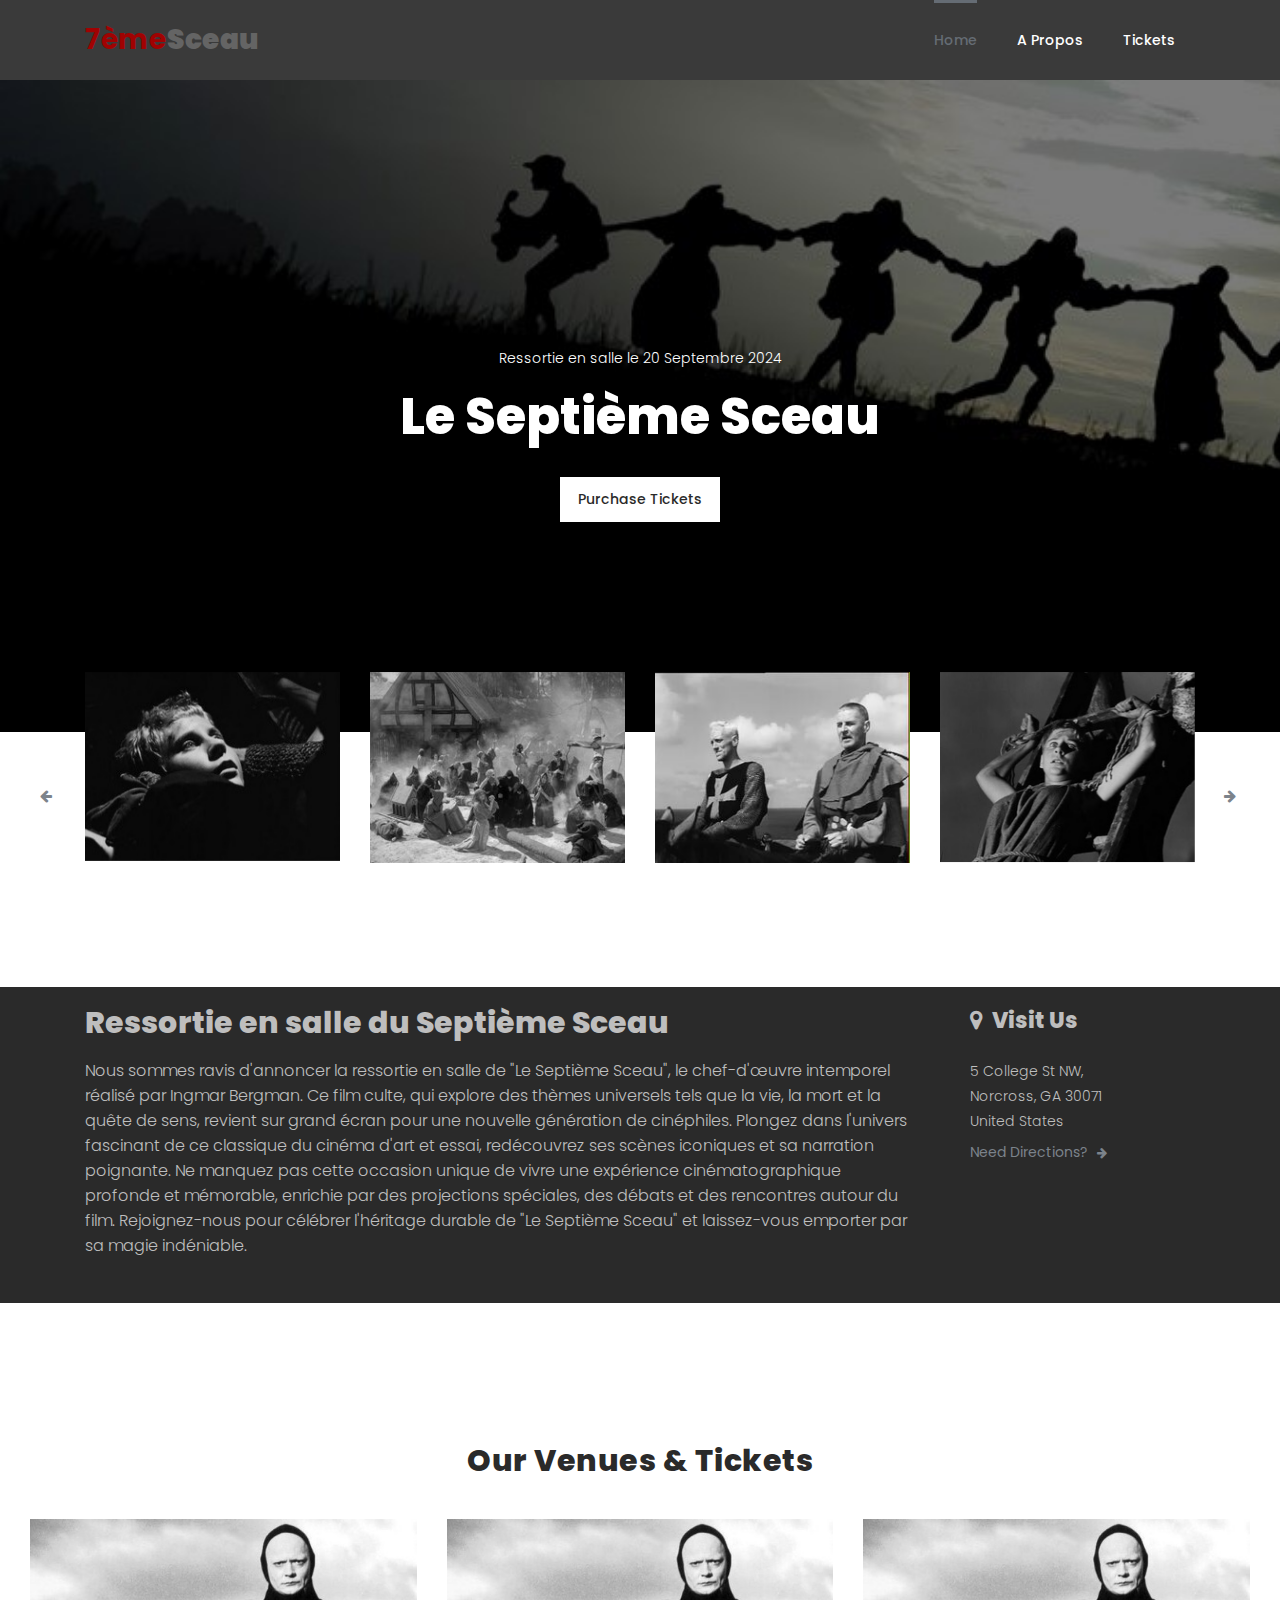
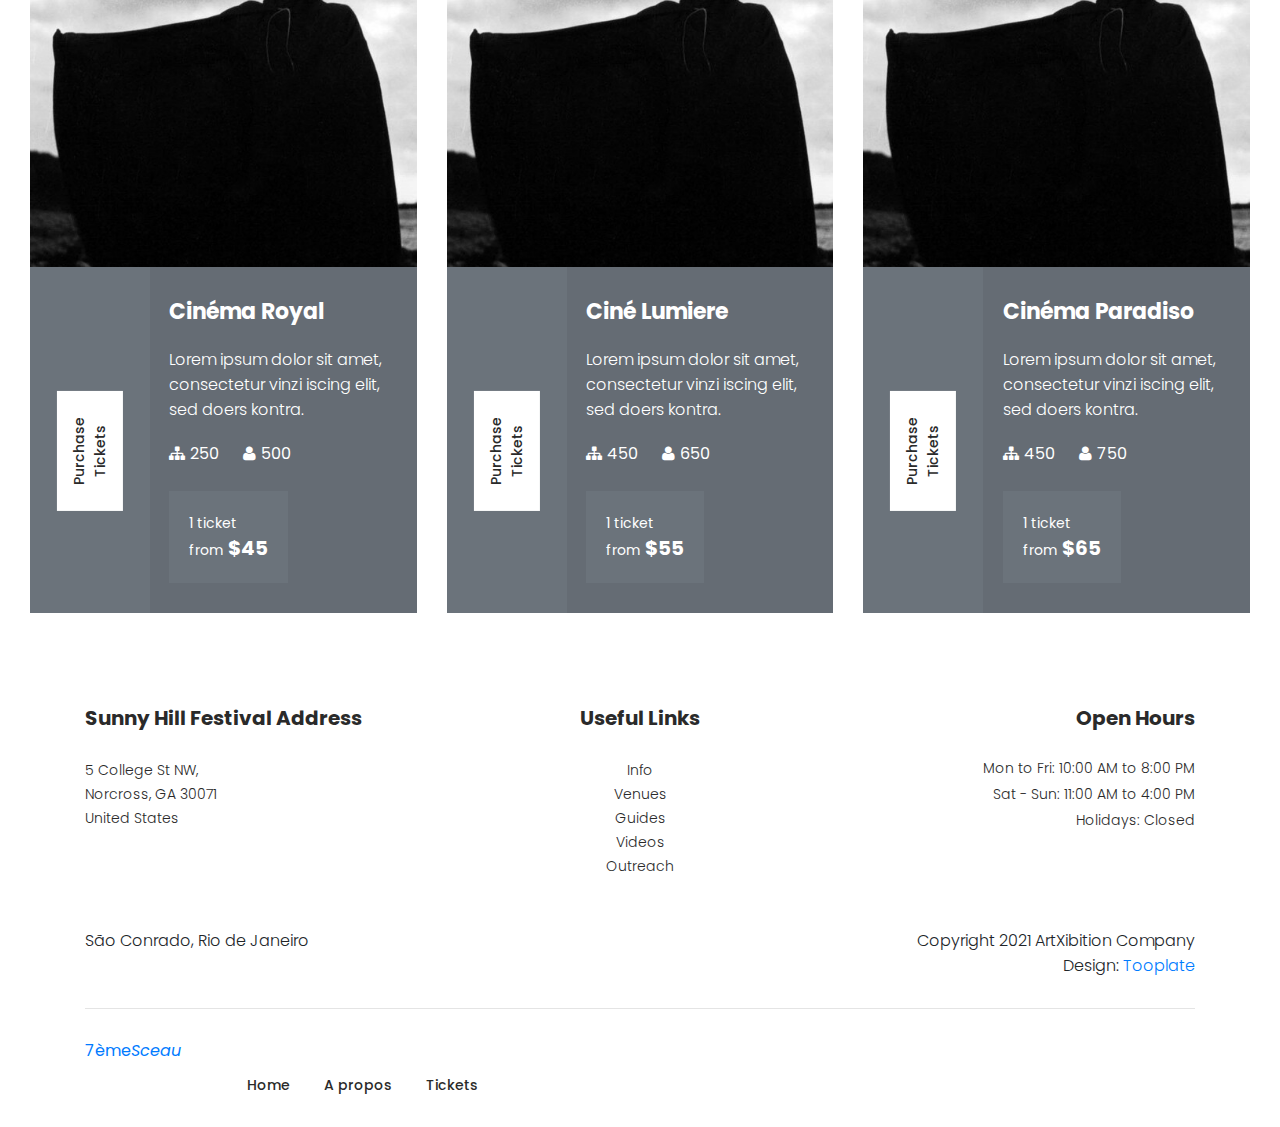
<file: index.html>
<!DOCTYPE html>
<html lang="en">

  <head>

    <meta charset="utf-8">
    <meta name="viewport" content="width=device-width, initial-scale=1, shrink-to-fit=no">
    <meta name="description" content="">
    <meta name="author" content="Tooplate">
    <link href="https://fonts.googleapis.com/css?family=Poppins:100,100i,200,200i,300,300i,400,400i,500,500i,600,600i,700,700i,800,800i,900,900i&display=swap" rel="stylesheet">

    <title>Le Septième Sceau</title>


    <!-- Additional CSS Files -->
    <link rel="stylesheet" type="text/css" href="assets/css/bootstrap.min.css">

    <link rel="stylesheet" type="text/css" href="assets/css/font-awesome.css">

    <link rel="stylesheet" type="text/css" href="assets/css/owl-carousel.css">

    <link rel="stylesheet" href="assets/css/tooplate-artxibition.css">
<!--

Tooplate 2125 ArtXibition

https://www.tooplate.com/view/2125-artxibition

-->
    </head>
    
    <body>
    
    <!-- ***** Preloader javasceript ***** -->
    <div id="js-preloader" class="js-preloader">
      <div class="preloader-inner">
        <span class="dot"></span>
        <div class="dots">
          <span></span>
          <span></span>
          <span></span>
        </div>
      </div>
    </div>

    
    
    <!-- ***** Header Area Start ***** -->
    <header class="header-area header-sticky">
        <div class="container">
            <div class="row">
                <div class="col-12">
                    <nav class="main-nav">
                        <a href="index.html" class="logo">7ème<em>Sceau</em></a>
                        <!-- ***** Menu Start ***** -->
                        <ul class="nav">
                            <li><a href="index.html" class="active">Home</a></li>
                            <li><a href="about.html">A propos</a></li>
                            <li><a href="tickets.html">Tickets</a></li> 
                        </ul>        
                        <a class='menu-trigger'>
                            <span>Menu</span>
                        </a>
                        <!-- ***** Menu End ***** -->
                    </nav>
                </div>
            </div>
        </div>
    </header>
    <!-- ***** Header Area End ***** -->

    <!-- ***** Main Banner Area Start ***** -->
    <div class="main-banner">
        <div class="container">
            <div class="row">
                <div class="col-lg-12">
                    <div class="main-content">
                        <h6>Ressortie en salle le 20 Septembre 2024</h6>
                        <h2>Le Septième Sceau</h2>
                        <div class="main-white-button">
                            <a href="ticket-details.html">Purchase Tickets</a>
                        </div>
                    </div>
                </div>
            </div>
        </div>
    </div>
    <!-- ***** Main Banner Area End ***** -->

    <!-- *** Owl Carousel Items ***-->
    <div class="show-events-carousel">
        <div class="container">
            <div class="row">
                <div class="col-lg-12">
                    <div class="owl-show-events owl-carousel">
                        <div class="item">
                            <a href="event-details.html"><img src="assets/images/show-events-01.jpg" alt=""></a>
                        </div>
                        <div class="item">
                            <a href="event-details.html"><img src="assets/images/show-events-02.jpg" alt=""></a> 
                        </div>
                        <div class="item">
                            <a href="event-details.html"><img src="assets/images/show-events-03.jpg" alt=""></a> 
                        </div>
                        <div class="item">
                            <a href="event-details.html"><img src="assets/images/show-events-04.jpg" alt=""></a> 
                        </div>
                        <div class="item">
                            <a href="event-details.html"><img src="assets/images/show-events-01.jpg" alt=""></a> 
                        </div>
                        <div class="item">
                            <a href="event-details.html"><img src="assets/images/show-events-02.jpg" alt=""></a> 
                        </div>
                        <div class="item">
                            <a href="event-details.html"><img src="assets/images/show-events-03.jpg" alt=""></a> 
                        </div>
                        <div class="item">
                            <a href="event-details.html"><img src="assets/images/show-events-04.jpg" alt=""></a> 
                        </div>
                    </div>
                </div>
            </div>
        </div>
    </div>

    
    <!-- *** Amazing Venus ***-->
    <div class="amazing-venues">
        <div class="container">
            <div class="row">
                <div class="col-lg-9">
                    <div class="left-content">
                        <h4>Ressortie en salle du Septième Sceau</h4>
                        <p>Nous sommes ravis d'annoncer la ressortie en salle de "Le Septième Sceau", le chef-d'œuvre intemporel réalisé par Ingmar Bergman. Ce film culte, qui explore des thèmes universels tels que la vie, la mort et la quête de sens, revient sur grand écran pour une nouvelle génération de cinéphiles. Plongez dans l'univers fascinant de ce classique du cinéma d'art et essai, redécouvrez ses scènes iconiques et sa narration poignante. 
                            Ne manquez pas cette occasion unique de vivre une expérience cinématographique profonde et mémorable, enrichie par des projections spéciales, des débats et des rencontres autour du film. 
                            Rejoignez-nous pour célébrer l'héritage durable de "Le Septième Sceau" et laissez-vous emporter par sa magie indéniable.</p>
                        <br>
                    </div>
                </div>
                <div class="col-lg-3">
                    <div class="right-content">
                        <h5><i class="fa fa-map-marker"></i> Visit Us</h5>
                        <span>5 College St NW, <br>Norcross, GA 30071<br>United States</span>
                        <div class="text-button"><a href="show-events-details.html">Need Directions? <i class="fa fa-arrow-right"></i></a></div>
                    </div>
                </div>
            </div>
        </div>
    </div>


    <!-- *** Venues & Tickets ***-->
    <div class="venue-tickets">
        <div class="container-fluid">
            <div class="row">
                <div class="col-lg-12">
                    <div class="section-heading">
                        <h2>Our Venues & Tickets</h2>
                    </div>
                </div>
                <div class="col-lg-4">
                    <div class="venue-item">
                        <div class="thumb">
                            <img src="assets/images/venue-01.jpg" alt="">
                        </div>
                        <div class="down-content">
                            <div class="left-content">
                                <div class="main-white-button">
                                    <a href="ticket-details.html">Purchase Tickets</a>
                                </div>
                            </div>
                            <div class="right-content">
                                <h4>Cinéma Royal</h4>
                                <p>Lorem ipsum dolor sit amet, consectetur vinzi iscing elit, sed doers kontra.</p>
                                <ul>
                                    <li><i class="fa fa-sitemap"></i>250</li>
                                    <li><i class="fa fa-user"></i>500</li>
                                </ul>
                                <div class="price">
                                    <span>1 ticket<br>from <em>$45</em></span>
                                </div>
                            </div> 
                        </div>
                    </div>
                </div>
                <div class="col-lg-4">
                    <div class="venue-item">
                        <div class="thumb">
                            <img src="assets/images/venue-01.jpg" alt="">
                        </div>
                        <div class="down-content">
                            <div class="left-content">
                                <div class="main-white-button">
                                    <a href="ticket-details.html">Purchase Tickets</a>
                                </div>
                            </div>
                            <div class="right-content">
                                <h4>Ciné Lumiere</h4>
                                <p>Lorem ipsum dolor sit amet, consectetur vinzi iscing elit, sed doers kontra.</p>
                                <ul>
                                    <li><i class="fa fa-sitemap"></i>450</li>
                                    <li><i class="fa fa-user"></i>650</li>
                                </ul>
                                <div class="price">
                                    <span>1 ticket<br>from <em>$55</em></span>
                                </div>
                            </div> 
                        </div>
                    </div>
                </div>
                <div class="col-lg-4">
                    <div class="venue-item">
                        <div class="thumb">
                            <img src="assets/images/venue-01.jpg" alt="">
                        </div>
                        <div class="down-content">
                            <div class="left-content">
                                <div class="main-white-button">
                                    <a href="ticket-details.html">Purchase Tickets</a>
                                </div>
                            </div>
                            <div class="right-content">
                                <h4>Cinéma Paradiso</h4>
                                <p>Lorem ipsum dolor sit amet, consectetur vinzi iscing elit, sed doers kontra.</p>
                                <ul>
                                    <li><i class="fa fa-sitemap"></i>450</li>
                                    <li><i class="fa fa-user"></i>750</li>
                                </ul>
                                <div class="price">
                                    <span>1 ticket<br>from <em>$65</em></span>
                                </div>
                            </div> 
                        </div>
                    </div>
                </div>
            </div>
        </div>
    </div>





    <!-- *** Footer *** -->
    <footer>
        <div class="container">
            <div class="row">
                <div class="col-lg-4">
                    <div class="address">
                        <h4>Sunny Hill Festival Address</h4>
                        <span>5 College St NW, <br>Norcross, GA 30071<br>United States</span>
                    </div>
                </div>
                <div class="col-lg-4">
                    <div class="links">
                        <h4>Useful Links</h4>
                        <ul>
                            <li><a href="#">Info</a></li>
                            <li><a href="#">Venues</a></li>
                            <li><a href="#">Guides</a></li>
                            <li><a href="#">Videos</a></li>
                            <li><a href="#">Outreach</a></li>
                        </ul>
                    </div>
                </div>
                <div class="col-lg-4">
                    <div class="hours">
                        <h4>Open Hours</h4>
                        <ul>
                            <li>Mon to Fri: 10:00 AM to 8:00 PM</li>
                            <li>Sat - Sun: 11:00 AM to 4:00 PM</li>
                            <li>Holidays: Closed</li>
                        </ul>
                    </div>
                </div>
                <div class="col-lg-12">
                    <div class="under-footer">
                        <div class="row">
                            <div class="col-lg-6 col-sm-6">
                                <p>São Conrado, Rio de Janeiro</p>
                            </div>
                            <div class="col-lg-6 col-sm-6">
                                <p class="copyright">Copyright 2021 ArtXibition Company 
                    
                    			<br>Design: <a rel="nofollow" href="https://www.tooplate.com" target="_parent">Tooplate</a></p>
                            </div>
                        </div>
                    </div>
                </div>
                <div class="col-lg-12">
                    <div class="sub-footer">
                        <div class="row">
                            <div class="col-lg-3">
                                <a href="index.html" class="logo">7ème<em>Sceau</em></a></div>
                            </div>
                            <div class="col-lg-6">
                                <div class="menu">
                                    <ul>
                                        <li><a href="index.html" class="active">Home</a></li>
                                        <li><a href="about.html">A propos</a></li>
                                        <li><a href="tickets.html">Tickets</a></li> 
                                    </ul>
                                </div>
                            </div>
                        </div>
                    </div>
                </div>
            </div>
        </div>
    </footer>

    <!-- jQuery -->
    <script src="assets/js/jquery-2.1.0.min.js"></script>

    <!-- Bootstrap -->
    <script src="assets/js/popper.js"></script>
    <script src="assets/js/bootstrap.min.js"></script>

    <!-- Plugins -->
    <script src="assets/js/scrollreveal.min.js"></script>
    <script src="assets/js/waypoints.min.js"></script>
    <script src="assets/js/jquery.counterup.min.js"></script>
    <script src="assets/js/imgfix.min.js"></script> 
    <script src="assets/js/mixitup.js"></script> 
    <script src="assets/js/accordions.js"></script>
    <script src="assets/js/owl-carousel.js"></script>
    
    <!-- Global Init -->
    <script src="assets/js/custom.js"></script>

  </body>
</html>
</file>
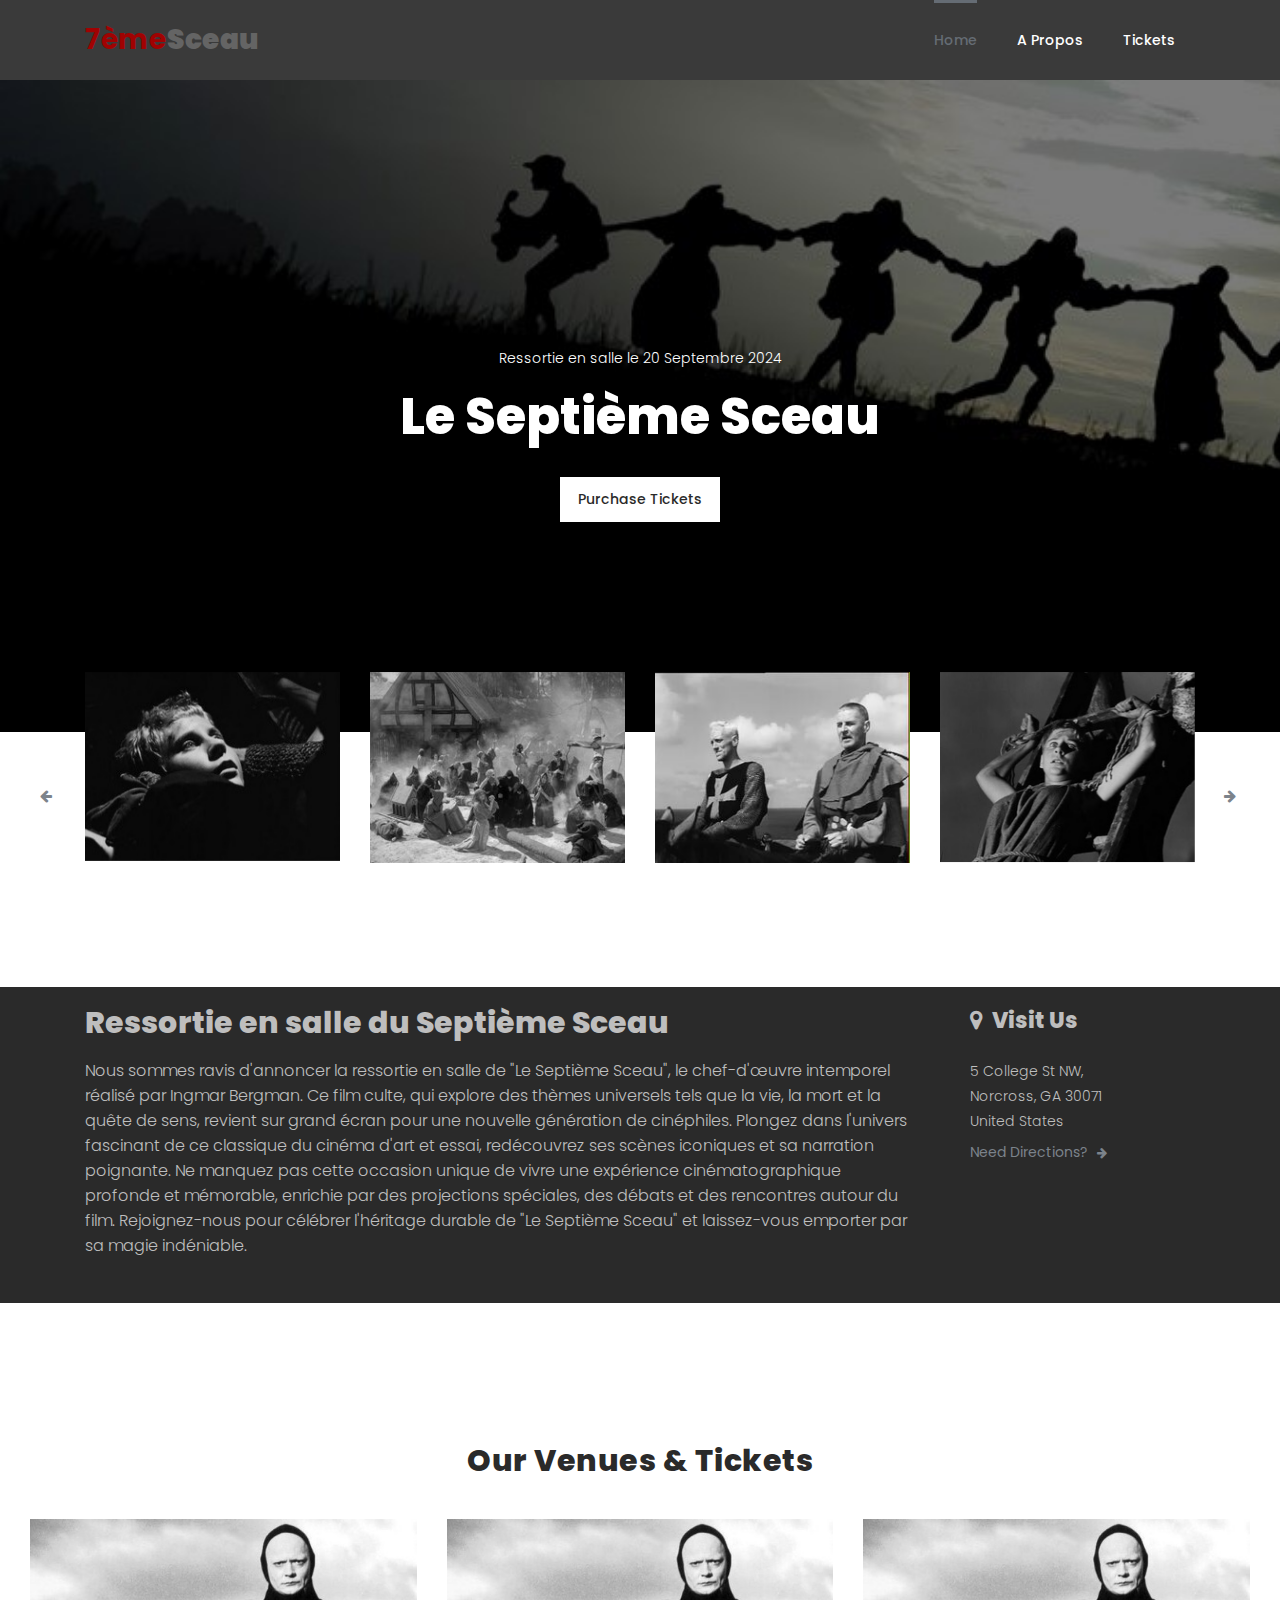
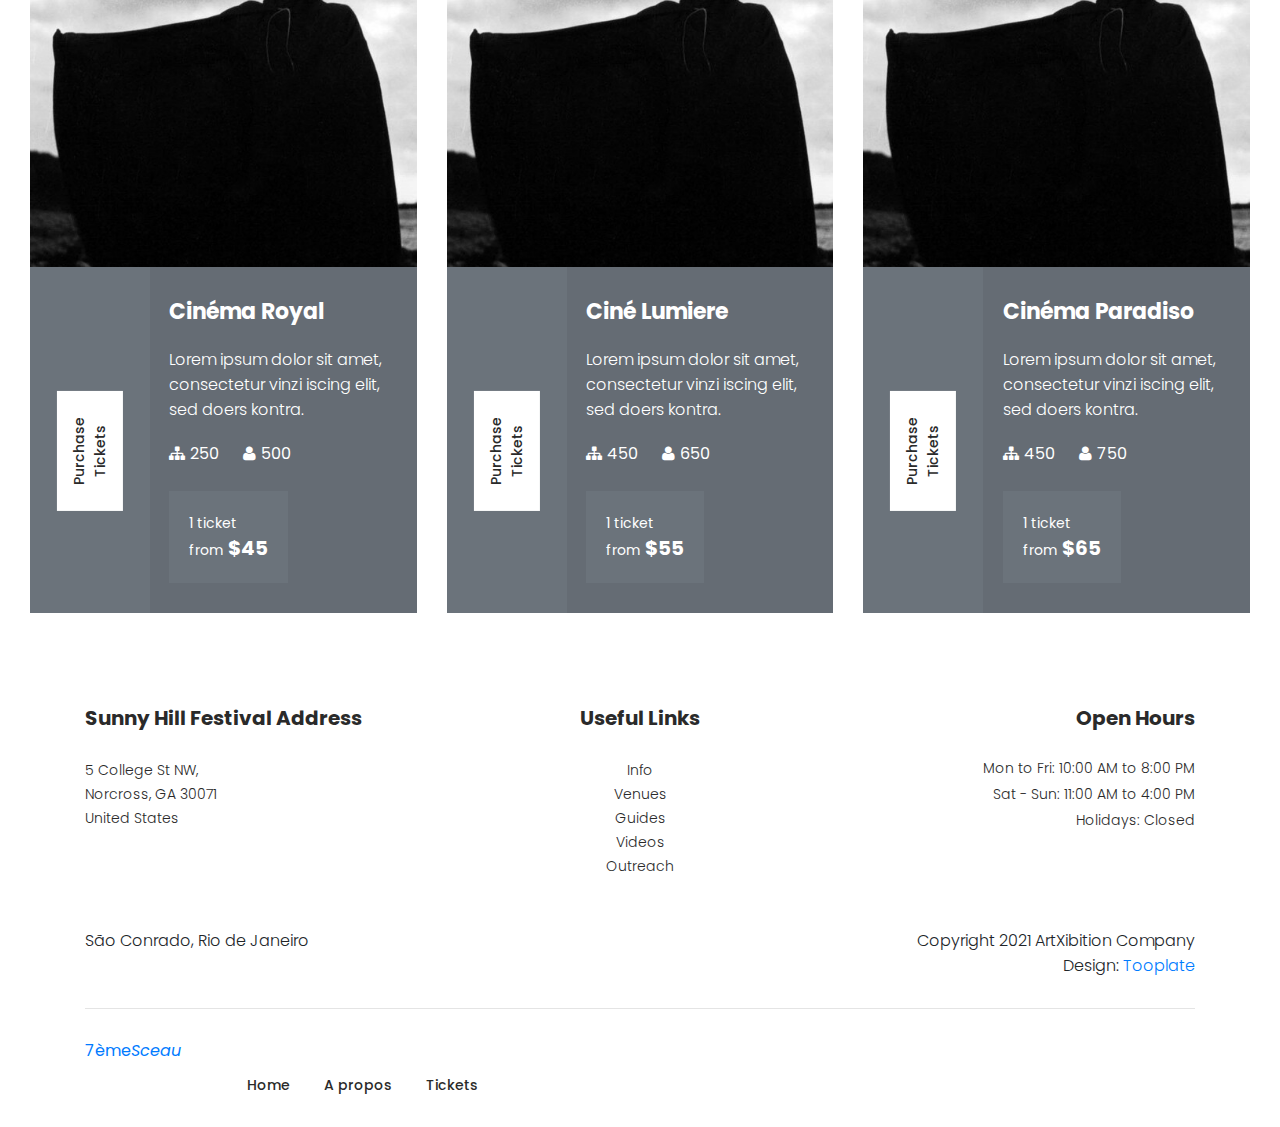
<file: 7emesceausite/index.html>
<!DOCTYPE html>
<html lang="en">

  <head>

    <meta charset="utf-8">
    <meta name="viewport" content="width=device-width, initial-scale=1, shrink-to-fit=no">
    <meta name="description" content="">
    <meta name="author" content="Tooplate">
    <link href="https://fonts.googleapis.com/css?family=Poppins:100,100i,200,200i,300,300i,400,400i,500,500i,600,600i,700,700i,800,800i,900,900i&display=swap" rel="stylesheet">

    <title>Le Septième Sceau</title>


    <!-- Additional CSS Files -->
    <link rel="stylesheet" type="text/css" href="assets/css/bootstrap.min.css">

    <link rel="stylesheet" type="text/css" href="assets/css/font-awesome.css">

    <link rel="stylesheet" type="text/css" href="assets/css/owl-carousel.css">

    <link rel="stylesheet" href="assets/css/tooplate-artxibition.css">
<!--

Tooplate 2125 ArtXibition

https://www.tooplate.com/view/2125-artxibition

-->
    </head>
    
    <body>
    
    <!-- ***** Preloader javasceript ***** -->
    <div id="js-preloader" class="js-preloader">
      <div class="preloader-inner">
        <span class="dot"></span>
        <div class="dots">
          <span></span>
          <span></span>
          <span></span>
        </div>
      </div>
    </div>

    
    
    <!-- ***** Header Area Start ***** -->
    <header class="header-area header-sticky">
        <div class="container">
            <div class="row">
                <div class="col-12">
                    <nav class="main-nav">
                        <a href="index.html" class="logo">7ème<em>Sceau</em></a>
                        <!-- ***** Menu Start ***** -->
                        <ul class="nav">
                            <li><a href="index.html" class="active">Home</a></li>
                            <li><a href="about.html">A propos</a></li>
                            <li><a href="tickets.html">Tickets</a></li> 
                        </ul>        
                        <a class='menu-trigger'>
                            <span>Menu</span>
                        </a>
                        <!-- ***** Menu End ***** -->
                    </nav>
                </div>
            </div>
        </div>
    </header>
    <!-- ***** Header Area End ***** -->

    <!-- ***** Main Banner Area Start ***** -->
    <div class="main-banner">
        <div class="container">
            <div class="row">
                <div class="col-lg-12">
                    <div class="main-content">
                        <h6>Ressortie en salle le 20 Septembre 2024</h6>
                        <h2>Le Septième Sceau</h2>
                        <div class="main-white-button">
                            <a href="ticket-details.html">Purchase Tickets</a>
                        </div>
                    </div>
                </div>
            </div>
        </div>
    </div>
    <!-- ***** Main Banner Area End ***** -->

    <!-- *** Owl Carousel Items ***-->
    <div class="show-events-carousel">
        <div class="container">
            <div class="row">
                <div class="col-lg-12">
                    <div class="owl-show-events owl-carousel">
                        <div class="item">
                            <a href="event-details.html"><img src="assets/images/show-events-01.jpg" alt=""></a>
                        </div>
                        <div class="item">
                            <a href="event-details.html"><img src="assets/images/show-events-02.jpg" alt=""></a> 
                        </div>
                        <div class="item">
                            <a href="event-details.html"><img src="assets/images/show-events-03.jpg" alt=""></a> 
                        </div>
                        <div class="item">
                            <a href="event-details.html"><img src="assets/images/show-events-04.jpg" alt=""></a> 
                        </div>
                        <div class="item">
                            <a href="event-details.html"><img src="assets/images/show-events-01.jpg" alt=""></a> 
                        </div>
                        <div class="item">
                            <a href="event-details.html"><img src="assets/images/show-events-02.jpg" alt=""></a> 
                        </div>
                        <div class="item">
                            <a href="event-details.html"><img src="assets/images/show-events-03.jpg" alt=""></a> 
                        </div>
                        <div class="item">
                            <a href="event-details.html"><img src="assets/images/show-events-04.jpg" alt=""></a> 
                        </div>
                    </div>
                </div>
            </div>
        </div>
    </div>

    
    <!-- *** Amazing Venus ***-->
    <div class="amazing-venues">
        <div class="container">
            <div class="row">
                <div class="col-lg-9">
                    <div class="left-content">
                        <h4>Ressortie en salle du Septième Sceau</h4>
                        <p>Nous sommes ravis d'annoncer la ressortie en salle de "Le Septième Sceau", le chef-d'œuvre intemporel réalisé par Ingmar Bergman. Ce film culte, qui explore des thèmes universels tels que la vie, la mort et la quête de sens, revient sur grand écran pour une nouvelle génération de cinéphiles. Plongez dans l'univers fascinant de ce classique du cinéma d'art et essai, redécouvrez ses scènes iconiques et sa narration poignante. 
                            Ne manquez pas cette occasion unique de vivre une expérience cinématographique profonde et mémorable, enrichie par des projections spéciales, des débats et des rencontres autour du film. 
                            Rejoignez-nous pour célébrer l'héritage durable de "Le Septième Sceau" et laissez-vous emporter par sa magie indéniable.</p>
                        <br>
                    </div>
                </div>
                <div class="col-lg-3">
                    <div class="right-content">
                        <h5><i class="fa fa-map-marker"></i> Visit Us</h5>
                        <span>5 College St NW, <br>Norcross, GA 30071<br>United States</span>
                        <div class="text-button"><a href="show-events-details.html">Need Directions? <i class="fa fa-arrow-right"></i></a></div>
                    </div>
                </div>
            </div>
        </div>
    </div>


    <!-- *** Venues & Tickets ***-->
    <div class="venue-tickets">
        <div class="container-fluid">
            <div class="row">
                <div class="col-lg-12">
                    <div class="section-heading">
                        <h2>Our Venues & Tickets</h2>
                    </div>
                </div>
                <div class="col-lg-4">
                    <div class="venue-item">
                        <div class="thumb">
                            <img src="assets/images/venue-01.jpg" alt="">
                        </div>
                        <div class="down-content">
                            <div class="left-content">
                                <div class="main-white-button">
                                    <a href="ticket-details.html">Purchase Tickets</a>
                                </div>
                            </div>
                            <div class="right-content">
                                <h4>Cinéma Royal</h4>
                                <p>Lorem ipsum dolor sit amet, consectetur vinzi iscing elit, sed doers kontra.</p>
                                <ul>
                                    <li><i class="fa fa-sitemap"></i>250</li>
                                    <li><i class="fa fa-user"></i>500</li>
                                </ul>
                                <div class="price">
                                    <span>1 ticket<br>from <em>$45</em></span>
                                </div>
                            </div> 
                        </div>
                    </div>
                </div>
                <div class="col-lg-4">
                    <div class="venue-item">
                        <div class="thumb">
                            <img src="assets/images/venue-01.jpg" alt="">
                        </div>
                        <div class="down-content">
                            <div class="left-content">
                                <div class="main-white-button">
                                    <a href="ticket-details.html">Purchase Tickets</a>
                                </div>
                            </div>
                            <div class="right-content">
                                <h4>Ciné Lumiere</h4>
                                <p>Lorem ipsum dolor sit amet, consectetur vinzi iscing elit, sed doers kontra.</p>
                                <ul>
                                    <li><i class="fa fa-sitemap"></i>450</li>
                                    <li><i class="fa fa-user"></i>650</li>
                                </ul>
                                <div class="price">
                                    <span>1 ticket<br>from <em>$55</em></span>
                                </div>
                            </div> 
                        </div>
                    </div>
                </div>
                <div class="col-lg-4">
                    <div class="venue-item">
                        <div class="thumb">
                            <img src="assets/images/venue-01.jpg" alt="">
                        </div>
                        <div class="down-content">
                            <div class="left-content">
                                <div class="main-white-button">
                                    <a href="ticket-details.html">Purchase Tickets</a>
                                </div>
                            </div>
                            <div class="right-content">
                                <h4>Cinéma Paradiso</h4>
                                <p>Lorem ipsum dolor sit amet, consectetur vinzi iscing elit, sed doers kontra.</p>
                                <ul>
                                    <li><i class="fa fa-sitemap"></i>450</li>
                                    <li><i class="fa fa-user"></i>750</li>
                                </ul>
                                <div class="price">
                                    <span>1 ticket<br>from <em>$65</em></span>
                                </div>
                            </div> 
                        </div>
                    </div>
                </div>
            </div>
        </div>
    </div>





    <!-- *** Footer *** -->
    <footer>
        <div class="container">
            <div class="row">
                <div class="col-lg-4">
                    <div class="address">
                        <h4>Sunny Hill Festival Address</h4>
                        <span>5 College St NW, <br>Norcross, GA 30071<br>United States</span>
                    </div>
                </div>
                <div class="col-lg-4">
                    <div class="links">
                        <h4>Useful Links</h4>
                        <ul>
                            <li><a href="#">Info</a></li>
                            <li><a href="#">Venues</a></li>
                            <li><a href="#">Guides</a></li>
                            <li><a href="#">Videos</a></li>
                            <li><a href="#">Outreach</a></li>
                        </ul>
                    </div>
                </div>
                <div class="col-lg-4">
                    <div class="hours">
                        <h4>Open Hours</h4>
                        <ul>
                            <li>Mon to Fri: 10:00 AM to 8:00 PM</li>
                            <li>Sat - Sun: 11:00 AM to 4:00 PM</li>
                            <li>Holidays: Closed</li>
                        </ul>
                    </div>
                </div>
                <div class="col-lg-12">
                    <div class="under-footer">
                        <div class="row">
                            <div class="col-lg-6 col-sm-6">
                                <p>São Conrado, Rio de Janeiro</p>
                            </div>
                            <div class="col-lg-6 col-sm-6">
                                <p class="copyright">Copyright 2021 ArtXibition Company 
                    
                    			<br>Design: <a rel="nofollow" href="https://www.tooplate.com" target="_parent">Tooplate</a></p>
                            </div>
                        </div>
                    </div>
                </div>
                <div class="col-lg-12">
                    <div class="sub-footer">
                        <div class="row">
                            <div class="col-lg-3">
                                <a href="index.html" class="logo">7ème<em>Sceau</em></a></div>
                            </div>
                            <div class="col-lg-6">
                                <div class="menu">
                                    <ul>
                                        <li><a href="index.html" class="active">Home</a></li>
                                        <li><a href="about.html">A propos</a></li>
                                        <li><a href="tickets.html">Tickets</a></li> 
                                    </ul>
                                </div>
                            </div>
                        </div>
                    </div>
                </div>
            </div>
        </div>
    </footer>

    <!-- jQuery -->
    <script src="assets/js/jquery-2.1.0.min.js"></script>

    <!-- Bootstrap -->
    <script src="assets/js/popper.js"></script>
    <script src="assets/js/bootstrap.min.js"></script>

    <!-- Plugins -->
    <script src="assets/js/scrollreveal.min.js"></script>
    <script src="assets/js/waypoints.min.js"></script>
    <script src="assets/js/jquery.counterup.min.js"></script>
    <script src="assets/js/imgfix.min.js"></script> 
    <script src="assets/js/mixitup.js"></script> 
    <script src="assets/js/accordions.js"></script>
    <script src="assets/js/owl-carousel.js"></script>
    
    <!-- Global Init -->
    <script src="assets/js/custom.js"></script>

  </body>
</html>
</file>
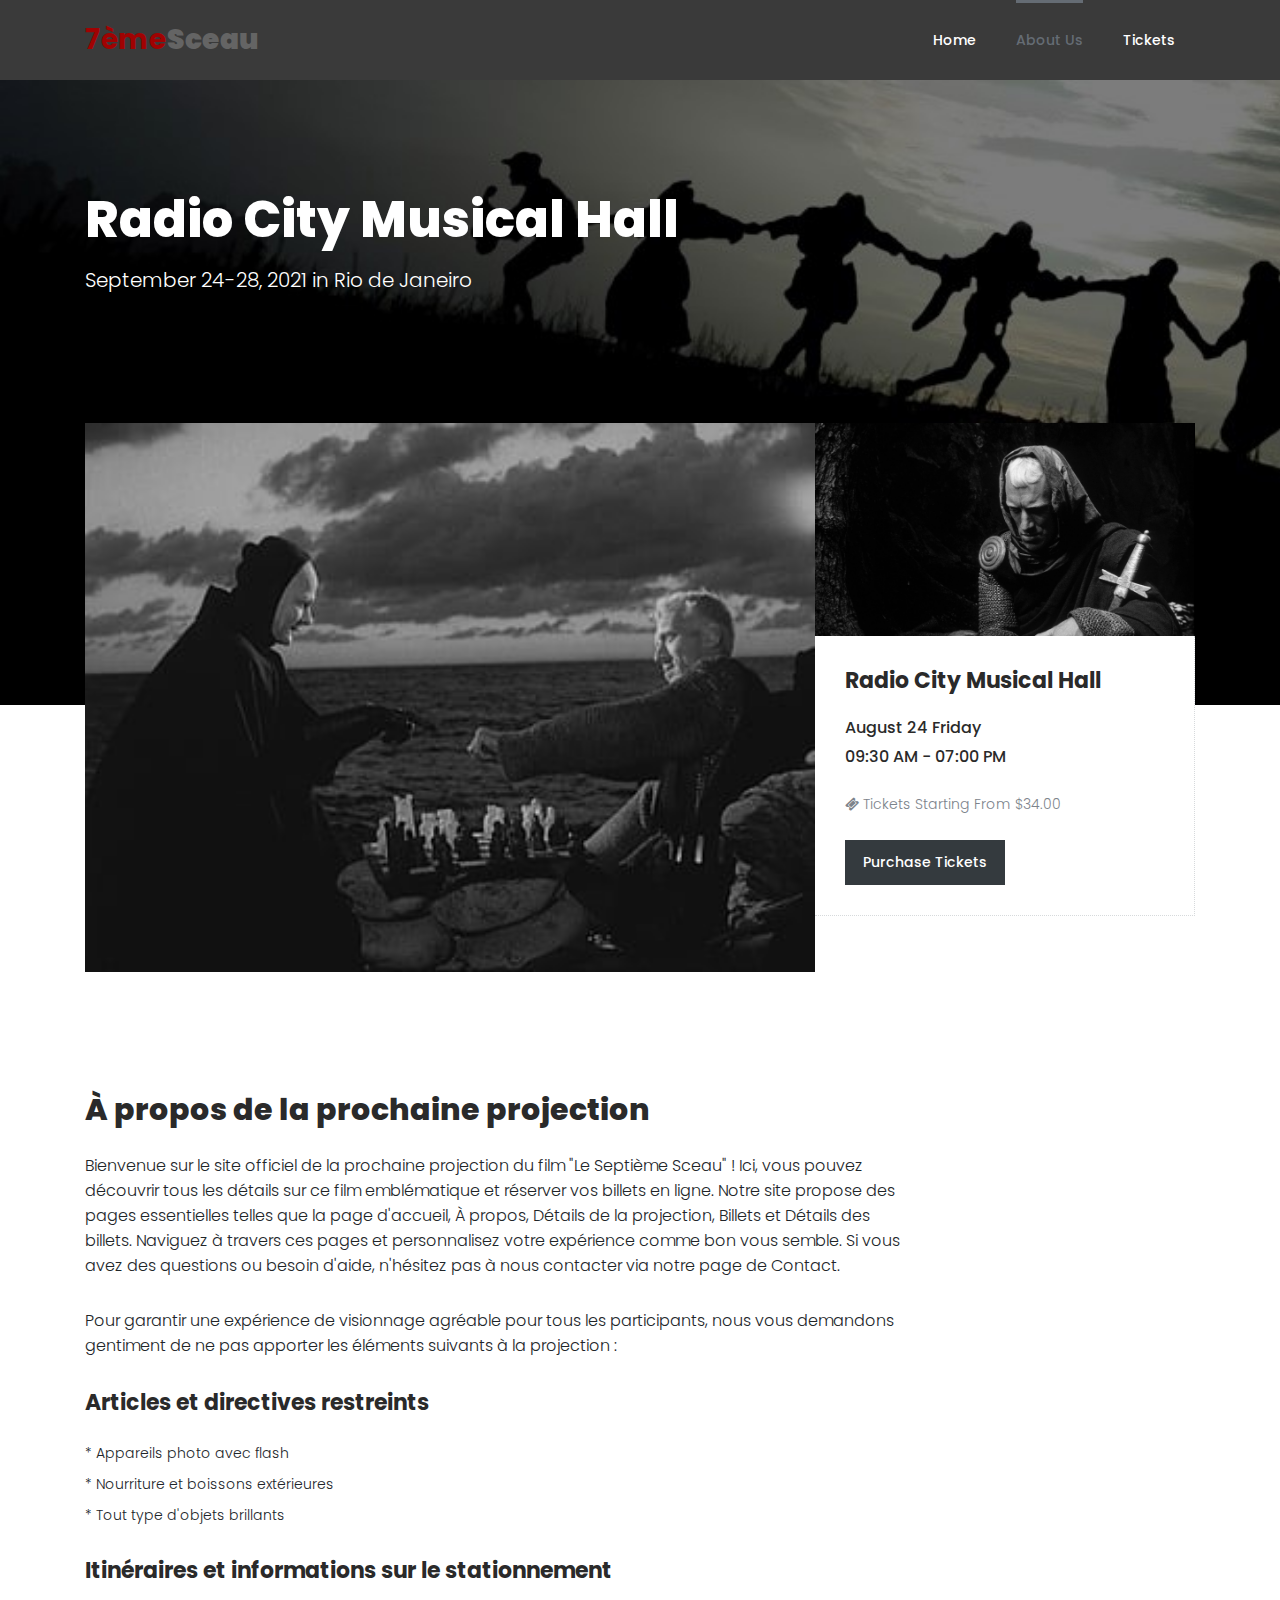
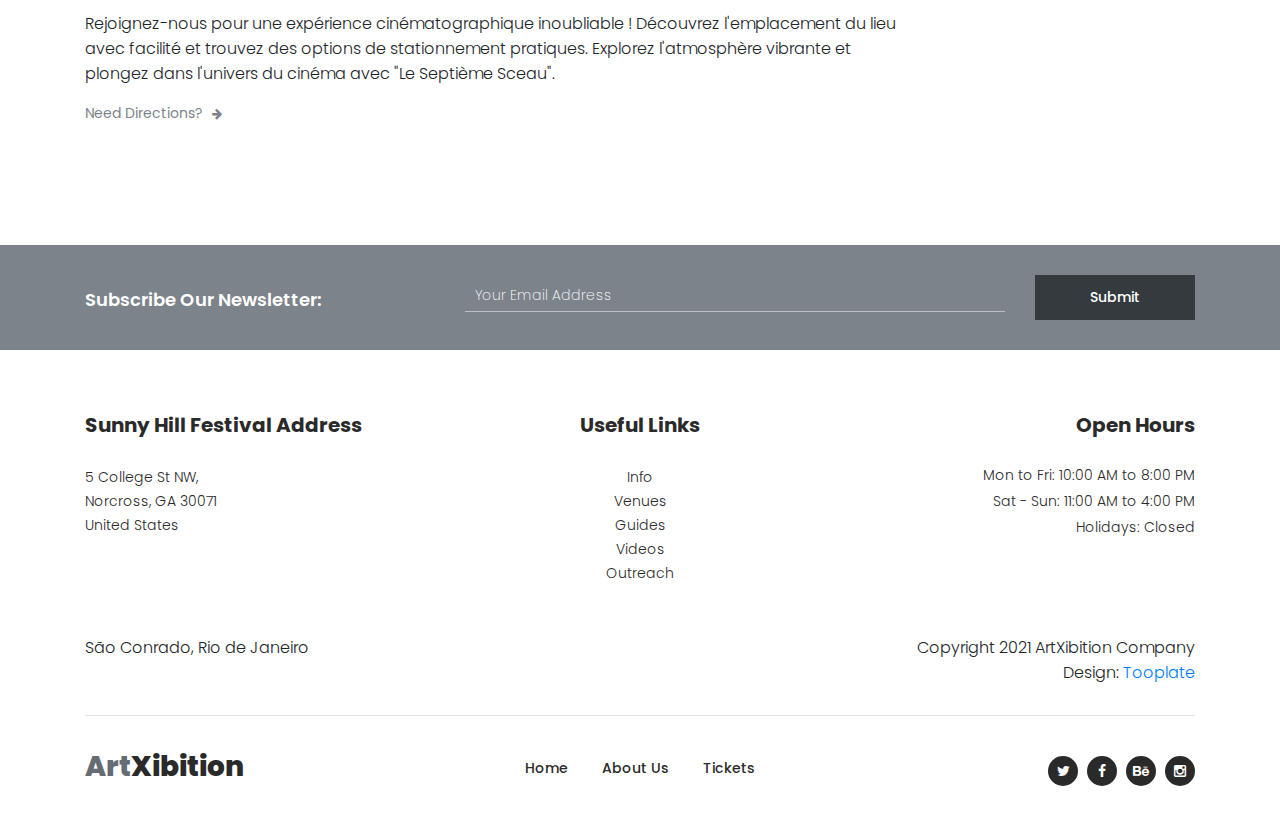
<file: about.html>
<!DOCTYPE html>
<html lang="en">

  <head>

    <meta charset="utf-8">
    <meta name="viewport" content="width=device-width, initial-scale=1, shrink-to-fit=no">
    <meta name="description" content="">
    <meta name="author" content="Tooplate">
    <link href="https://fonts.googleapis.com/css?family=Poppins:100,100i,200,200i,300,300i,400,400i,500,500i,600,600i,700,700i,800,800i,900,900i&display=swap" rel="stylesheet">

    <title>Le Septième Sceau</title>


    <!-- Additional CSS Files -->
    <link rel="stylesheet" type="text/css" href="assets/css/bootstrap.min.css">

    <link rel="stylesheet" type="text/css" href="assets/css/font-awesome.css">

    <link rel="stylesheet" type="text/css" href="assets/css/owl-carousel.css">

    <link rel="stylesheet" href="assets/css/tooplate-artxibition.css">
<!--

Tooplate 2125 ArtXibition

https://www.tooplate.com/view/2125-artxibition

-->
    </head>
    
    <body>
    
    <!-- ***** Preloader Start ***** -->
    <div id="js-preloader" class="js-preloader">
      <div class="preloader-inner">
        <span class="dot"></span>
        <div class="dots">
          <span></span>
          <span></span>
          <span></span>
        </div>
      </div>
    </div>
    <!-- ***** Preloader End ***** -->

    
    <!-- ***** Header Area Start ***** -->
    <header class="header-area header-sticky">
        <div class="container">
            <div class="row">
                <div class="col-12">
                    <nav class="main-nav">
                        <!-- ***** Logo Start ***** -->
                        <a href="index.html" class="logo">7ème<em>Sceau</em></a>
                        <!-- ***** Logo End ***** -->
                        <!-- ***** Menu Start ***** -->
                        <ul class="nav">
                            <li><a href="index.html">Home</a></li>
                            <li><a href="about.html" class="active">About Us</a></li>
                            <li><a href="tickets.html">Tickets</a></li> 
                        </ul>        
                        <a class='menu-trigger'>
                            <span>Menu</span>
                        </a>
                        <!-- ***** Menu End ***** -->
                    </nav>
                </div>
            </div>
        </div>
    </header>
    <!-- ***** Header Area End ***** -->

    <!-- ***** About Us Page ***** -->
    <div class="page-heading-about">
        <div class="container">
            <div class="row">
                <div class="col-lg-12">
                    <h2>Radio City Musical Hall</h2>
                    <span>September 24-28, 2021 in Rio de Janeiro</span>
                </div>
            </div>
        </div>
    </div>

    <div class="about-item">
        <div class="container">
            <div class="row">
                <div class="col-lg-8">
                    <div class="left-image">
                        <img src="assets/images/about-image.jpg" alt="party time">
                    </div>
                </div>
                <div class="col-lg-4">
                    <div class="right-content">
                        <div class="about-map-image">
                            <img src="assets/images/about-map-image.jpg" alt="party location">
                        </div>
                        <div class="down-content">
                            <h4>Radio City Musical Hall</h4>
                            <ul>
                                <li>August 24 Friday</li>
                                <li>09:30 AM - 07:00 PM</li>
                            </ul>
                            <span><i class="fa fa-ticket"></i> Tickets Starting From $34.00</span>
                            <div class="main-dark-button">
                                <a href="ticket-details.html">Purchase Tickets</a>
                            </div>
                        </div>
                    </div>
                </div>
            </div>
        </div>
    </div>

    <div class="about-upcoming-shows">
        <div class="container">
            <div class="row">
                <div class="col-lg-9">
                    <h2>À propos de la prochaine projection</h2>
                    <p>
                        Bienvenue sur le site officiel de la prochaine projection du film "Le Septième Sceau" ! Ici, vous pouvez découvrir tous les détails sur ce film emblématique et réserver vos billets en ligne. Notre site propose des pages essentielles telles que la page d'accueil, 
                        À propos, Détails de la projection, Billets et Détails des billets. Naviguez à travers ces pages et personnalisez votre expérience comme bon vous semble. Si vous avez des questions ou besoin d'aide, n'hésitez pas à nous contacter via notre page de Contact.
                    </p>    
                        
                    <p>Pour garantir une expérience de visionnage agréable pour tous les participants, nous vous demandons gentiment de ne pas apporter les éléments suivants à la projection :</p>   
                    <h4>Articles et directives restreints</h4>
                    <ul>
                        <li>* Appareils photo avec flash</li>
                        <li>* Nourriture et boissons extérieures</li>
                        <li>* Tout type d'objets brillants</li>
                    </ul>
                    <h4>Itinéraires et informations sur le stationnement</h4>
                    <p>Rejoignez-nous pour une expérience cinématographique inoubliable !
                     Découvrez l'emplacement du lieu avec facilité et trouvez des options de stationnement pratiques. 
                     Explorez l'atmosphère vibrante et plongez dans l'univers du cinéma avec "Le Septième Sceau".</p>
                    
                    <div class="text-button">
                        <a href="event-details.html">Need Directions? <i class="fa fa-arrow-right"></i></a>
                    </div>
                </div>
            </div>
        </div>
    </div>


    <!-- *** Subscribe *** -->
    <br><br><br><br><br>
    <div class="subscribe">
        <div class="container">
            <div class="row">
                <div class="col-lg-4">
                    <h4>Subscribe Our Newsletter:</h4>
                </div>
                <div class="col-lg-8">
                    <form id="subscribe" action="" method="get">
                        <div class="row">
                          <div class="col-lg-9">
                            <fieldset>
                              <input name="email" type="text" id="email" pattern="[^ @]*@[^ @]*" placeholder="Your Email Address" required="">
                            </fieldset>
                          </div>
                          <div class="col-lg-3">
                            <fieldset>
                              <button type="submit" id="form-submit" class="main-dark-button">Submit</button>
                            </fieldset>
                          </div>
                        </div>
                    </form>
                </div>
            </div>
        </div>
    </div>

    <!-- *** Footer *** -->
    <footer>
        <div class="container">
            <div class="row">
                <div class="col-lg-4">
                    <div class="address">
                        <h4>Sunny Hill Festival Address</h4>
                        <span>5 College St NW, <br>Norcross, GA 30071<br>United States</span>
                    </div>
                </div>
                <div class="col-lg-4">
                    <div class="links">
                        <h4>Useful Links</h4>
                        <ul>
                            <li><a href="#">Info</a></li>
                            <li><a href="#">Venues</a></li>
                            <li><a href="#">Guides</a></li>
                            <li><a href="#">Videos</a></li>
                            <li><a href="#">Outreach</a></li>
                        </ul>
                    </div>
                </div>
                <div class="col-lg-4">
                    <div class="hours">
                        <h4>Open Hours</h4>
                        <ul>
                            <li>Mon to Fri: 10:00 AM to 8:00 PM</li>
                            <li>Sat - Sun: 11:00 AM to 4:00 PM</li>
                            <li>Holidays: Closed</li>
                        </ul>
                    </div>
                </div>
                <div class="col-lg-12">
                    <div class="under-footer">
                        <div class="row">
                            <div class="col-lg-6">
                                <p>São Conrado, Rio de Janeiro</p>
                            </div>
                            <div class="col-lg-6">
                                <p class="copyright">Copyright 2021 ArtXibition Company 
                    
                    			<br>Design: <a rel="nofollow" href="https://www.tooplate.com" target="_parent">Tooplate</a></p>
                            </div>
                        </div>
                    </div>
                </div>
                <div class="col-lg-12">
                    <div class="sub-footer">
                        <div class="row">
                            <div class="col-lg-3">
                                <div class="logo"><span>Art<em>Xibition</em></span></div>
                            </div>
                            <div class="col-lg-6">
                                <div class="menu">
                                    <ul>
                                        <li><a href="index.html" class="active">Home</a></li>
                                        <li><a href="about.html">About Us</a></li>
                                        <li><a href="tickets.html">Tickets</a></li> 
                                    </ul>
                                </div>
                            </div>
                            <div class="col-lg-3">
                                <div class="social-links">
                                    <ul>
                                        <li><a href="#"><i class="fa fa-twitter"></i></a></li>
                                        <li><a href="#"><i class="fa fa-facebook"></i></a></li>
                                        <li><a href="#"><i class="fa fa-behance"></i></a></li>
                                        <li><a href="#"><i class="fa fa-instagram"></i></a></li>
                                    </ul>
                                </div>
                            </div>
                        </div>
                    </div>
                </div>
            </div>
        </div>
    </footer>

    <!-- jQuery -->
    <script src="assets/js/jquery-2.1.0.min.js"></script>

    <!-- Bootstrap -->
    <script src="assets/js/popper.js"></script>
    <script src="assets/js/bootstrap.min.js"></script>

    <!-- Plugins -->
    <script src="assets/js/scrollreveal.min.js"></script>
    <script src="assets/js/waypoints.min.js"></script>
    <script src="assets/js/jquery.counterup.min.js"></script>
    <script src="assets/js/imgfix.min.js"></script> 
    <script src="assets/js/mixitup.js"></script> 
    <script src="assets/js/accordions.js"></script>
    <script src="assets/js/owl-carousel.js"></script>
    
    <!-- Global Init -->
    <script src="assets/js/custom.js"></script>
  </body>
</html>
</file>
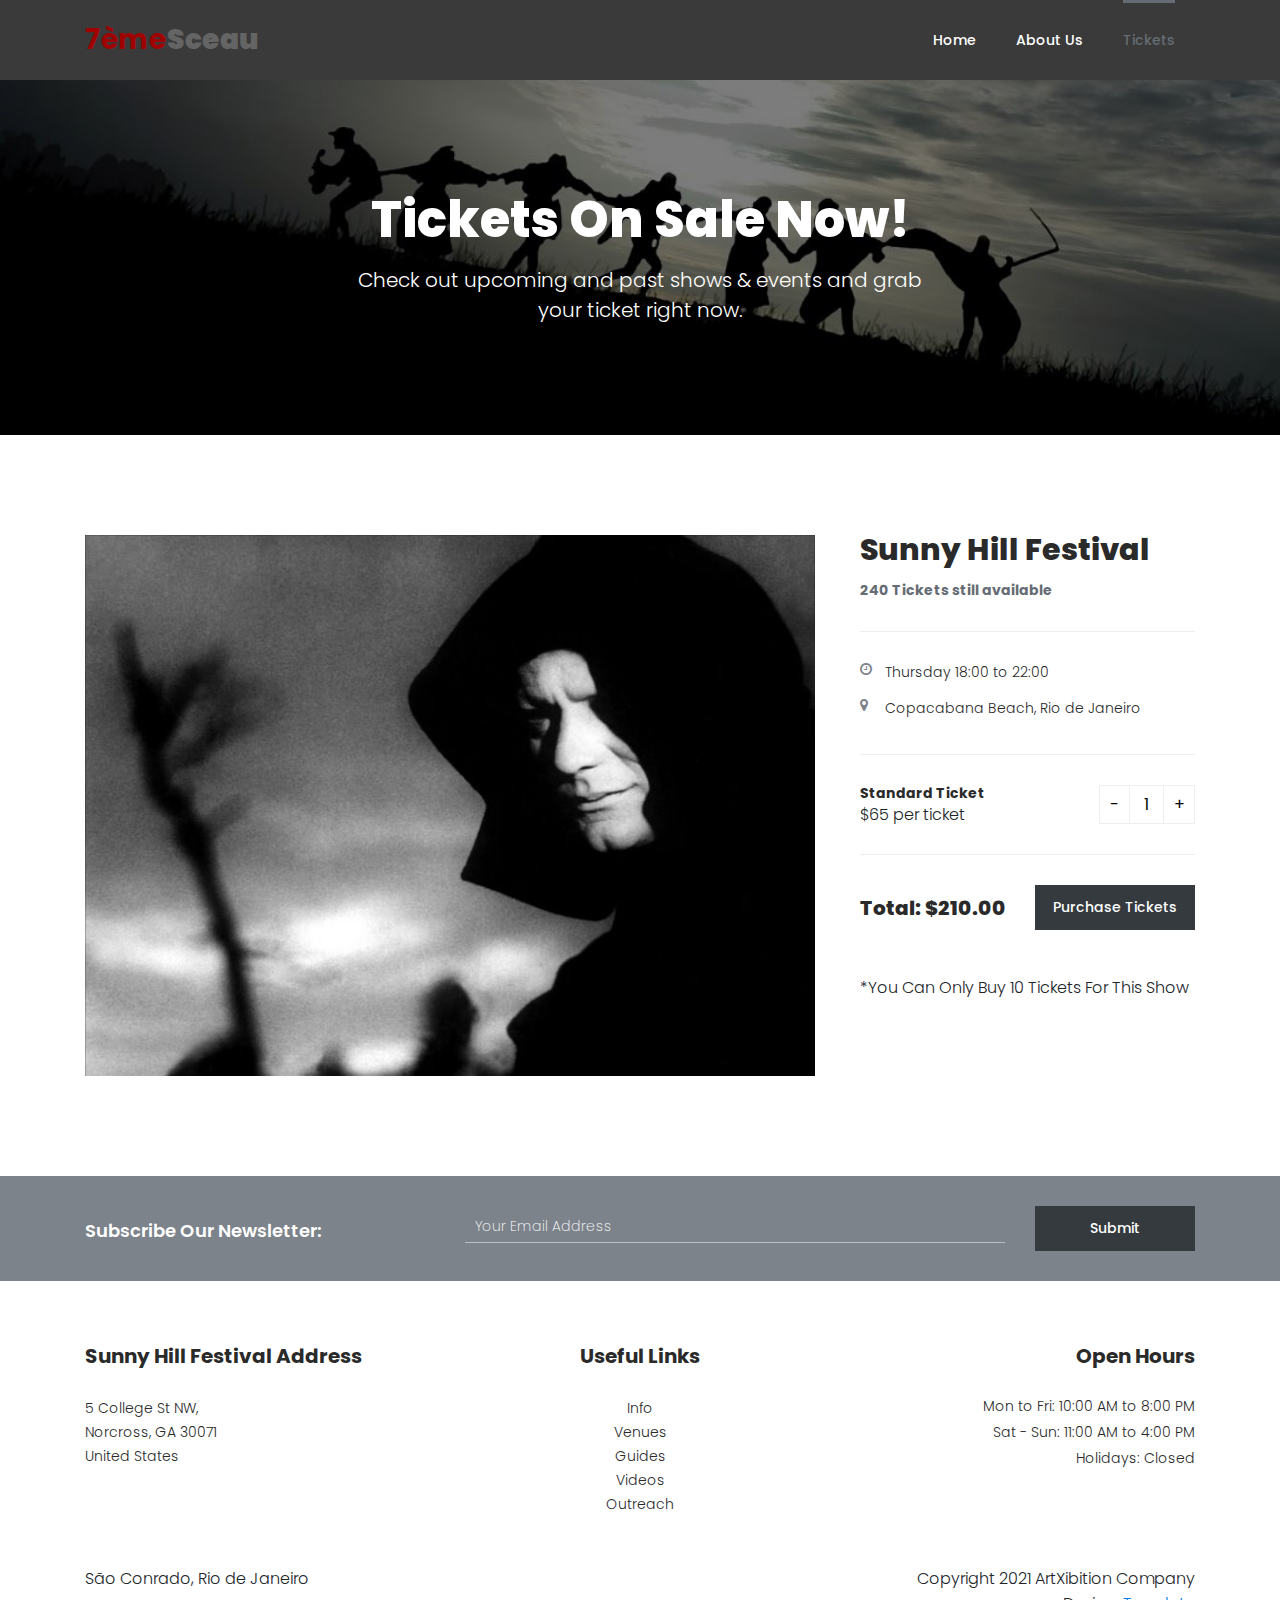
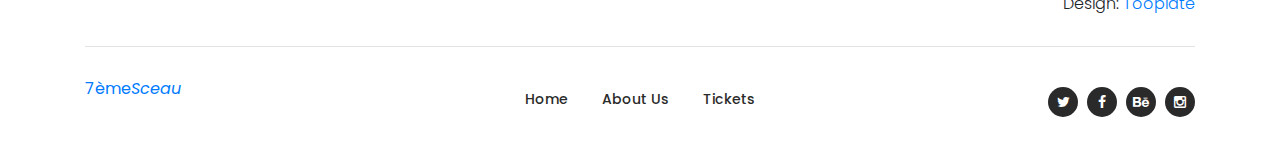
<file: ticket-details.html>
<!DOCTYPE html>
<html lang="en">

  <head>

    <meta charset="utf-8">
    <meta name="viewport" content="width=device-width, initial-scale=1, shrink-to-fit=no">
    <meta name="description" content="">
    <meta name="author" content="Tooplate">
    <link href="https://fonts.googleapis.com/css?family=Poppins:100,100i,200,200i,300,300i,400,400i,500,500i,600,600i,700,700i,800,800i,900,900i&display=swap" rel="stylesheet">

    <title>ArtXibition Ticket Detail Page</title>


    <!-- Additional CSS Files -->
    <link rel="stylesheet" type="text/css" href="assets/css/bootstrap.min.css">

    <link rel="stylesheet" type="text/css" href="assets/css/font-awesome.css">

    <link rel="stylesheet" type="text/css" href="assets/css/owl-carousel.css">

    <link rel="stylesheet" href="assets/css/tooplate-artxibition.css">
<!--

Tooplate 2125 ArtXibition

https://www.tooplate.com/view/2125-artxibition

-->
    </head>
    
    <body>
    
    <!-- ***** Preloader Start ***** -->
    <div id="js-preloader" class="js-preloader">
      <div class="preloader-inner">
        <span class="dot"></span>
        <div class="dots">
          <span></span>
          <span></span>
          <span></span>
        </div>
      </div>
    </div>
    <!-- ***** Preloader End ***** -->
    
    <!-- ***** Header Area Start ***** -->
    <header class="header-area header-sticky">
        <div class="container">
            <div class="row">
                <div class="col-12">
                    <nav class="main-nav">
                        <!-- ***** Logo Start ***** -->
                        <a href="index.html" class="logo">7ème<em>Sceau</em></a>
                        <!-- ***** Logo End ***** -->
                        <!-- ***** Menu Start ***** -->
                        <ul class="nav">
                            <li><a href="index.html">Home</a></li>
                            <li><a href="about.html">About Us</a></li>
                            <li><a href="tickets.html" class="active">Tickets</a></li> 
                        </ul>        
                        <a class='menu-trigger'>
                            <span>Menu</span>
                        </a>
                        <!-- ***** Menu End ***** -->
                    </nav>
                </div>
            </div>
        </div>
    </header>
    <!-- ***** Header Area End ***** -->

    <!-- ***** About Us Page ***** -->
    <div class="page-heading-shows-events">
        <div class="container">
            <div class="row">
                <div class="col-lg-12">
                    <h2>Tickets On Sale Now!</h2>
                    <span>Check out upcoming and past shows & events and grab your ticket right now.</span>
                </div>
            </div>
        </div>
    </div>

    <div class="ticket-details-page">
        <div class="container">
            <div class="row">
                <div class="col-lg-8">
                    <div class="left-image">
                        <img src="assets/images/ticket-details.jpg" alt="">
                    </div>
                </div>
                <div class="col-lg-4">
                    <div class="right-content">
                        <h4>Sunny Hill Festival</h4>
                        <span>240 Tickets still available</span>
                        <ul>
                            <li><i class="fa fa-clock-o"></i> Thursday 18:00 to 22:00</li>
                            <li><i class="fa fa-map-marker"></i>Copacabana Beach, Rio de Janeiro</li>
                        </ul>
                        <div class="quantity-content">
                            <div class="left-content">
                                <h6>Standard Ticket</h6>
                                <p>$65 per ticket</p>
                            </div>
                            <div class="right-content">
                                <div class="quantity buttons_added">
                                    <input type="button" value="-" class="minus"><input type="number" step="1" min="1" max="" name="quantity" value="1" title="Qty" class="input-text qty text" size="4" pattern="" inputmode=""><input type="button" value="+" class="plus">
                                </div>
                            </div>
                        </div>
                        <div class="total">
                            <h4>Total: $210.00</h4>
                            <div class="main-dark-button"><a href="#">Purchase Tickets</a></div>
                        </div>
                        <div class="warn">
                            <p>*You Can Only Buy 10 Tickets For This Show</p>
                        </div>
                    </div>
                </div>
            </div>
        </div>
    </div>


    <!-- *** Subscribe *** -->
    <div class="subscribe">
        <div class="container">
            <div class="row">
                <div class="col-lg-4">
                    <h4>Subscribe Our Newsletter:</h4>
                </div>
                <div class="col-lg-8">
                    <form id="subscribe" action="" method="get">
                        <div class="row">
                          <div class="col-lg-9">
                            <fieldset>
                              <input name="email" type="text" id="email" pattern="[^ @]*@[^ @]*" placeholder="Your Email Address" required="">
                            </fieldset>
                          </div>
                          <div class="col-lg-3">
                            <fieldset>
                              <button type="submit" id="form-submit" class="main-dark-button">Submit</button>
                            </fieldset>
                          </div>
                        </div>
                    </form>
                </div>
            </div>
        </div>
    </div>

    <!-- *** Footer *** -->
    <footer>
        <div class="container">
            <div class="row">
                <div class="col-lg-4">
                    <div class="address">
                        <h4>Sunny Hill Festival Address</h4>
                        <span>5 College St NW, <br>Norcross, GA 30071<br>United States</span>
                    </div>
                </div>
                <div class="col-lg-4">
                    <div class="links">
                        <h4>Useful Links</h4>
                        <ul>
                            <li><a href="#">Info</a></li>
                            <li><a href="#">Venues</a></li>
                            <li><a href="#">Guides</a></li>
                            <li><a href="#">Videos</a></li>
                            <li><a href="#">Outreach</a></li>
                        </ul>
                    </div>
                </div>
                <div class="col-lg-4">
                    <div class="hours">
                        <h4>Open Hours</h4>
                        <ul>
                            <li>Mon to Fri: 10:00 AM to 8:00 PM</li>
                            <li>Sat - Sun: 11:00 AM to 4:00 PM</li>
                            <li>Holidays: Closed</li>
                        </ul>
                    </div>
                </div>
                <div class="col-lg-12">
                    <div class="under-footer">
                        <div class="row">
                            <div class="col-lg-6">
                                <p>São Conrado, Rio de Janeiro</p>
                            </div>
                            <div class="col-lg-6">
                                <p class="copyright">Copyright 2021 ArtXibition Company 
                    
                    			<br>Design: <a rel="nofollow" href="https://www.tooplate.com" target="_parent">Tooplate</a></p>
                            </div>
                        </div>
                    </div>
                </div>
                <div class="col-lg-12">
                    <div class="sub-footer">
                        <div class="row">
                            <div class="col-lg-3">
                                <a href="index.html" class="logo">7ème<em>Sceau</em></a>
                            </div>
                            <div class="col-lg-6">
                                <div class="menu">
                                    <ul>
                                        <li><a href="index.html" class="active">Home</a></li>
                                        <li><a href="about.html">About Us</a></li>
                                        <li><a href="tickets.html">Tickets</a></li> 
                                    </ul>
                                </div>
                            </div>
                            <div class="col-lg-3">
                                <div class="social-links">
                                    <ul>
                                        <li><a href="#"><i class="fa fa-twitter"></i></a></li>
                                        <li><a href="#"><i class="fa fa-facebook"></i></a></li>
                                        <li><a href="#"><i class="fa fa-behance"></i></a></li>
                                        <li><a href="#"><i class="fa fa-instagram"></i></a></li>
                                    </ul>
                                </div>
                            </div>
                        </div>
                    </div>
                </div>
            </div>
        </div>
    </footer>
    
    

    <!-- jQuery -->
    <script src="assets/js/jquery-2.1.0.min.js"></script>

    <!-- Bootstrap -->
    <script src="assets/js/popper.js"></script>
    <script src="assets/js/bootstrap.min.js"></script>

    <!-- Plugins -->
    <script src="assets/js/scrollreveal.min.js"></script>
    <script src="assets/js/waypoints.min.js"></script>
    <script src="assets/js/jquery.counterup.min.js"></script>
    <script src="assets/js/imgfix.min.js"></script> 
    <script src="assets/js/mixitup.js"></script> 
    <script src="assets/js/accordions.js"></script>
    <script src="assets/js/owl-carousel.js"></script>
    <script src="assets/js/quantity.js"></script>
    
    <!-- Global Init -->
    <script src="assets/js/custom.js"></script>

  </body>

</html>
</file>
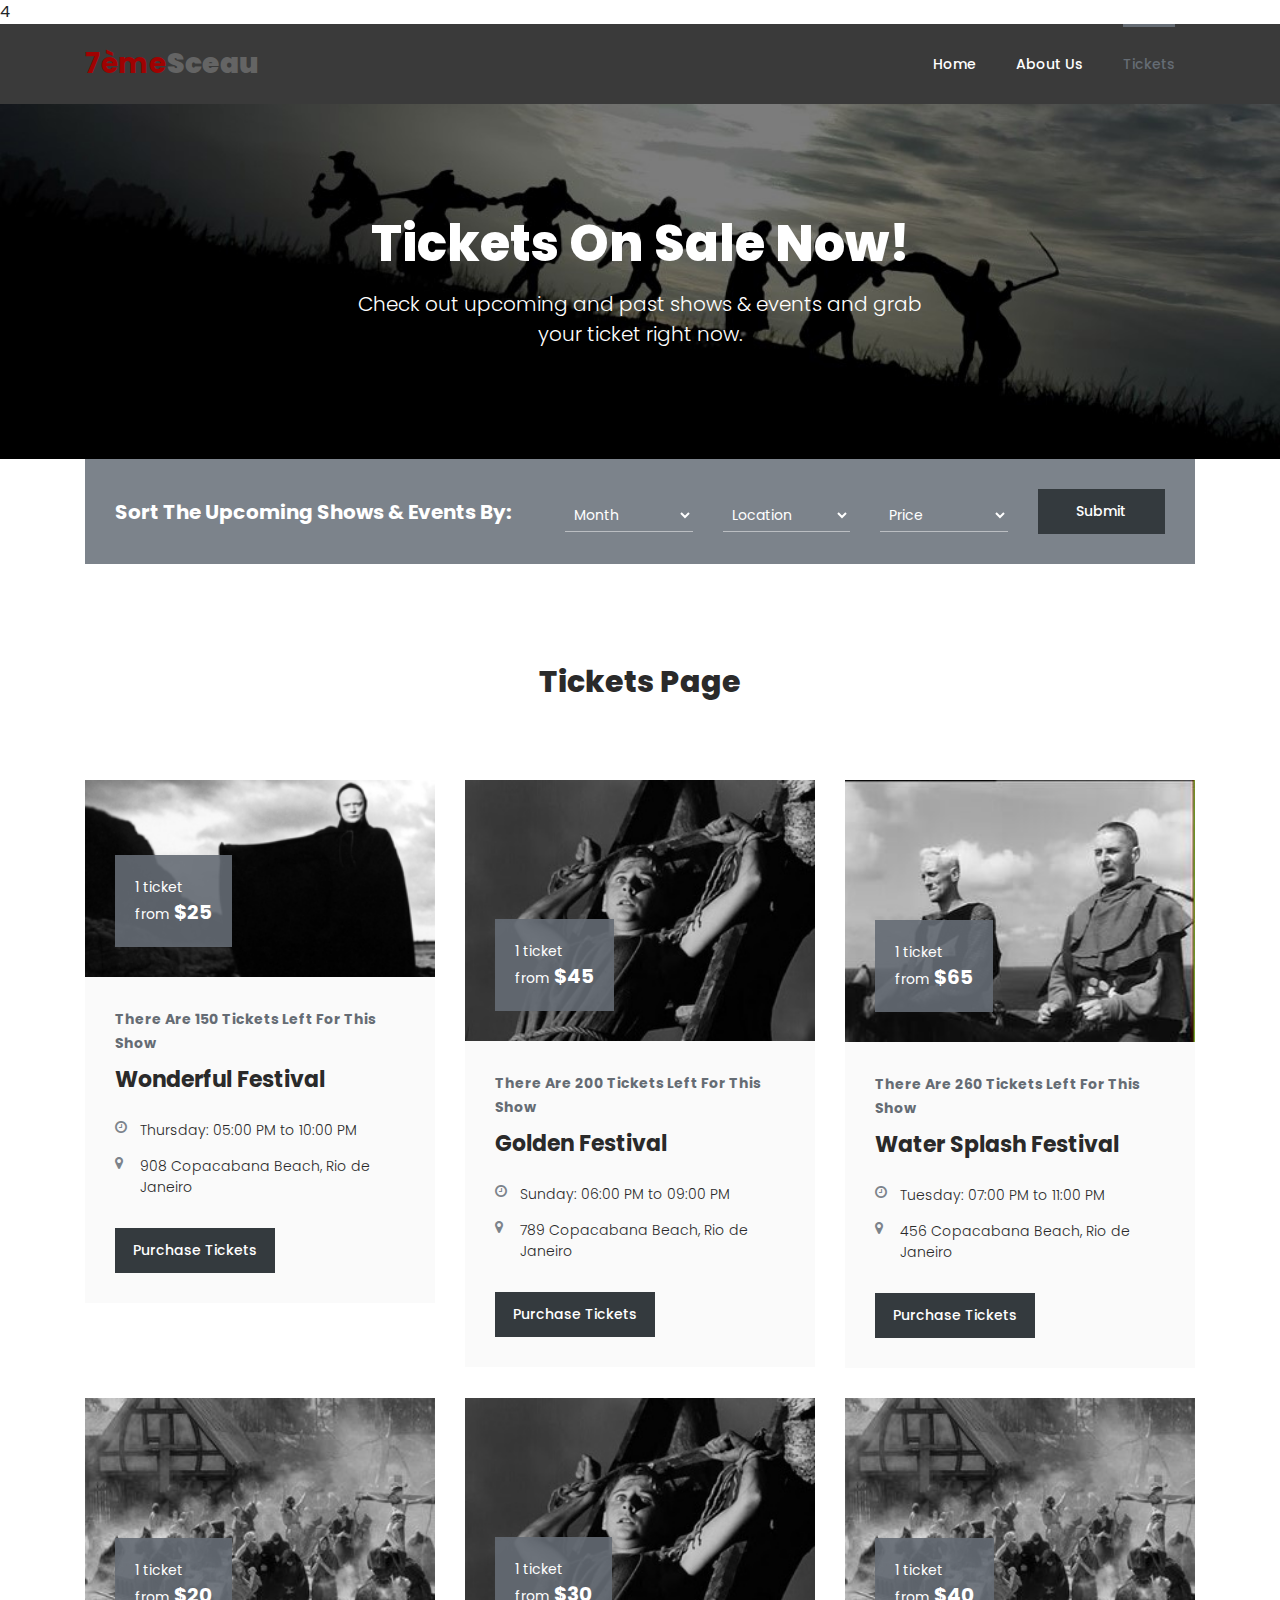
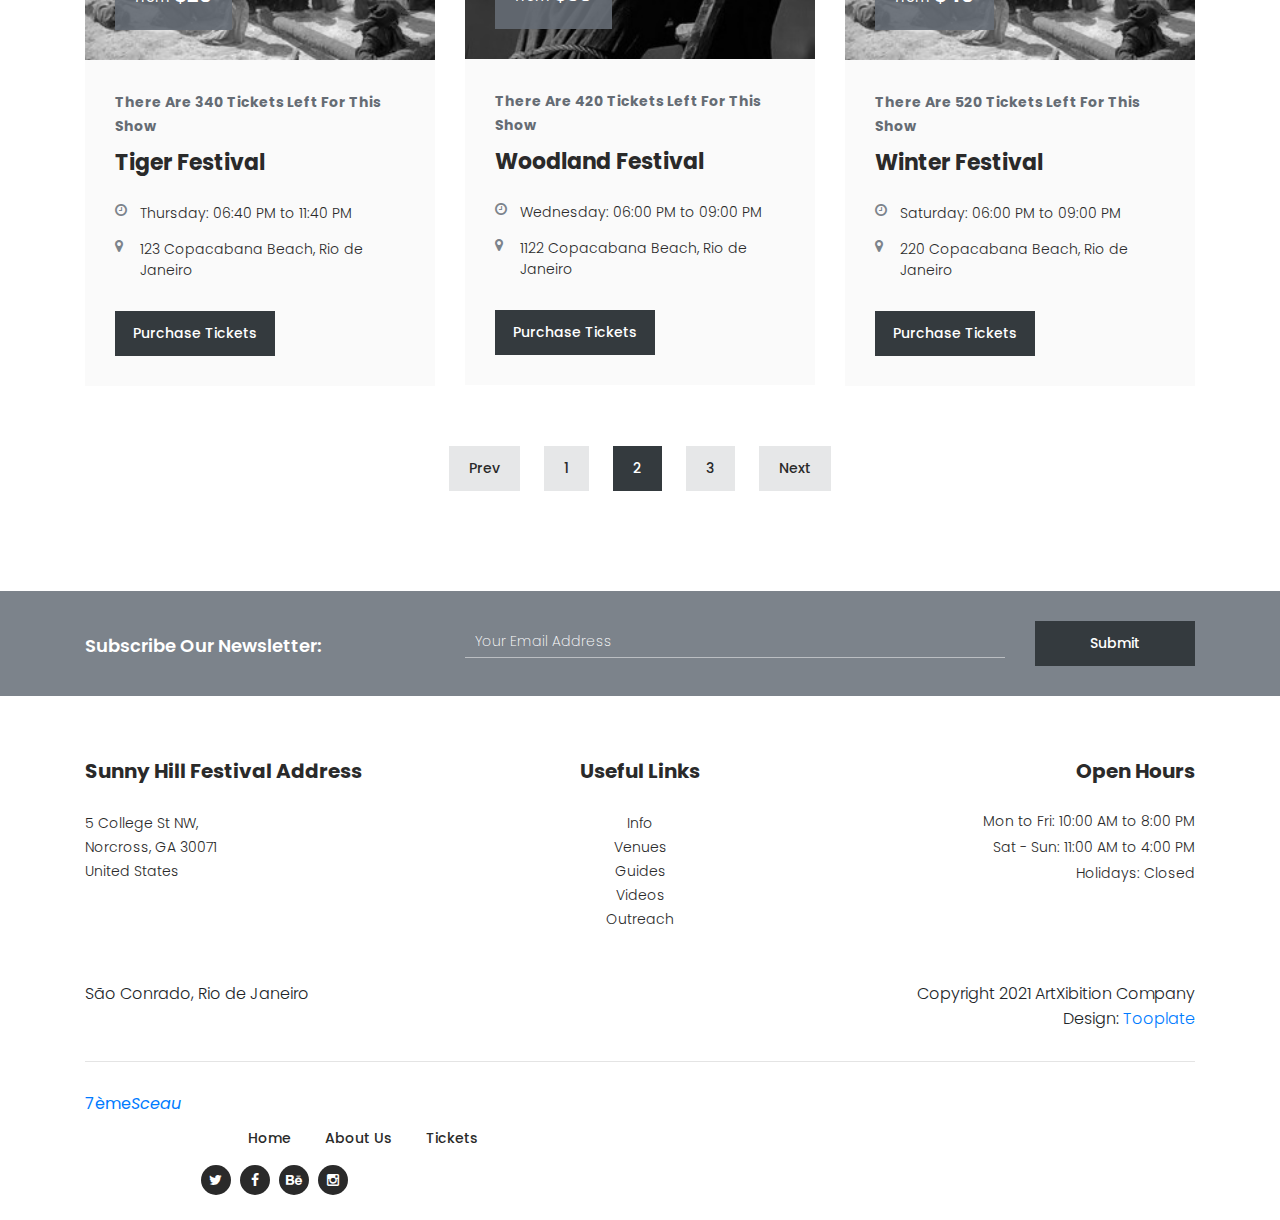
<file: tickets.html>
<!DOCTYPE html>
<html lang="en">

  <head>

    <meta charset="utf-8">
    <meta name="viewport" content="width=device-width, initial-scale=1, shrink-to-fit=no">
    <meta name="description" content="">
    <meta name="author" content="Tooplate">
    <link href="https://fonts.googleapis.com/css?family=Poppins:100,100i,200,200i,300,300i,400,400i,500,500i,600,600i,700,700i,800,800i,900,900i&display=swap" rel="stylesheet">4
    
    <title>Le Septième Sceau</title>


    <!-- Additional CSS Files -->
    <link rel="stylesheet" type="text/css" href="assets/css/bootstrap.min.css">

    <link rel="stylesheet" type="text/css" href="assets/css/font-awesome.css">

    <link rel="stylesheet" type="text/css" href="assets/css/owl-carousel.css">

    <link rel="stylesheet" href="assets/css/tooplate-artxibition.css">
<!--

Tooplate 2125 ArtXibition

https://www.tooplate.com/view/2125-artxibition

-->
    </head>
    
    <body>
    
    <!-- ***** Preloader Start ***** -->
    <div id="js-preloader" class="js-preloader">
      <div class="preloader-inner">
        <span class="dot"></span>
        <div class="dots">
          <span></span>
          <span></span>
          <span></span>
        </div>
      </div>
    </div>
    <!-- ***** Preloader End ***** -->
    
    
    <!-- ***** Header Area Start ***** -->
    <header class="header-area header-sticky">
        <div class="container">
            <div class="row">
                <div class="col-12">
                    <nav class="main-nav">
                        <!-- ***** Logo Start ***** -->
                        <a href="index.html" class="logo">7ème<em>Sceau</em></a>
                        <!-- ***** Logo End ***** -->
                        <!-- ***** Menu Start ***** -->
                        <ul class="nav">
                            <li><a href="index.html">Home</a></li>
                            <li><a href="about.html">About Us</a></li>
                            <li><a href="tickets.html" class="active">Tickets</a></li> 
                        </ul>        
                        <a class='menu-trigger'>
                            <span>Menu</span>
                        </a>
                        <!-- ***** Menu End ***** -->
                    </nav>
                </div>
            </div>
        </div>
    </header>
    <!-- ***** Header Area End ***** -->

    <!-- ***** About Us Page ***** -->
    <div class="page-heading-shows-events">
        <div class="container">
            <div class="row">
                <div class="col-lg-12">
                    <h2>Tickets On Sale Now!</h2>
                    <span>Check out upcoming and past shows & events and grab your ticket right now.</span>
                </div>
            </div>
        </div>
    </div>

    <div class="tickets-page">
        <div class="container">
            <div class="row">
                <div class="col-lg-12">
                    <div class="search-box">
                        <form id="subscribe" action="" method="get">
                            <div class="row">
                                <div class="col-lg-5">
                                    <div class="search-heading">
                                        <h4>Sort The Upcoming Shows & Events By:</h4>
                                    </div>
                                </div>
                                <div class="col-lg-7">
                                    <div class="row">
                                        <div class="col-lg-3">
                                            <select value="month">
                                                <option value="month">Month</option>
                                                <option name="June" id="June">June</option>
                                                <option name="July" id="July">July</option>
                                                <option name="August" id="August">August</option>
                                                <option name="September" id="September">September</option>
                                            </select>
                                        </div>
                                        <div class="col-lg-3">
                                            <select value="location">
                                                <option value="location">Location</option>
                                                <option name="Brazil" id="Brazil">Brazil</option>
                                                <option name="Europe" id="Europe">Europe</option>
                                                <option name="US" id="US">US</option>
                                                <option name="Asia" id="Asia">Asia</option>
                                            </select>
                                        </div>
                                        <div class="col-lg-3">
                                            <select value="month">
                                                <option value="month">Price</option>
                                                <option name="min" id="min">$0 - $50</option>
                                                <option name="standard" id="standard">$50 - $100</option>
                                                <option name="hight" id="hight">$100 - $200</option>
                                            </select>
                                        </div>
                                        <div class="col-lg-3">
                                            <fieldset>
                                            <button type="submit" id="form-submit" class="main-dark-button">Submit</button>
                                            </fieldset>
                                        </div>
                                    </div>
                                </div>
                            </div>
                        </form>
                    </div>
                </div>
                <div class="col-lg-12">
                    <div class="heading">
                        <h2>Tickets Page</h2>
                    </div>
                </div>
                <div class="col-lg-4">
                    <div class="ticket-item">
                        <div class="thumb">
                            <img src="assets/images/ticket-01.jpg" alt="">
                            <div class="price">
                                <span>1 ticket<br>from <em>$25</em></span>
                            </div>
                        </div>
                        <div class="down-content">
                            <span>There Are 150 Tickets Left For This Show</span>
                            <h4>Wonderful Festival</h4>
                            <ul>
                                <li><i class="fa fa-clock-o"></i> Thursday: 05:00 PM to 10:00 PM</li>
                                <li><i class="fa fa-map-marker"></i>908 Copacabana Beach, Rio de Janeiro</li>
                            </ul>
                            <div class="main-dark-button">
                                <a href="ticket-details.html">Purchase Tickets</a>
                            </div>
                        </div>
                    </div>
                </div>
                <div class="col-lg-4">
                    <div class="ticket-item">
                        <div class="thumb">
                            <img src="assets/images/ticket-02.jpg" alt="">
                            <div class="price">
                                <span>1 ticket<br>from <em>$45</em></span>
                            </div>
                        </div>
                        <div class="down-content">
                            <span>There Are 200 Tickets Left For This Show</span>
                            <h4>Golden Festival</h4>
                            <ul>
                                <li><i class="fa fa-clock-o"></i> Sunday: 06:00 PM to 09:00 PM</li>
                                <li><i class="fa fa-map-marker"></i>789 Copacabana Beach, Rio de Janeiro</li>
                            </ul>
                            <div class="main-dark-button">
                                <a href="ticket-details.html">Purchase Tickets</a>
                            </div>
                        </div>
                    </div>
                </div>
                <div class="col-lg-4">
                    <div class="ticket-item">
                        <div class="thumb">
                            <img src="assets/images/ticket-03.jpg" alt="">
                            <div class="price">
                                <span>1 ticket<br>from <em>$65</em></span>
                            </div>
                        </div>
                        <div class="down-content">
                            <span>There Are 260 Tickets Left For This Show</span>
                            <h4>Water Splash Festival</h4>
                            <ul>
                                <li><i class="fa fa-clock-o"></i> Tuesday: 07:00 PM to 11:00 PM</li>
                                <li><i class="fa fa-map-marker"></i>456 Copacabana Beach, Rio de Janeiro</li>
                            </ul>
                            <div class="main-dark-button">
                                <a href="ticket-details.html">Purchase Tickets</a>
                            </div>
                        </div>
                    </div>
                </div>
                <div class="col-lg-4">
                    <div class="ticket-item">
                        <div class="thumb">
                            <img src="assets/images/ticket-04.jpg" alt="">
                            <div class="price">
                                <span>1 ticket<br>from <em>$20</em></span>
                            </div>
                        </div>
                        <div class="down-content">
                            <span>There Are 340 Tickets Left For This Show</span>
                            <h4>Tiger Festival</h4>
                            <ul>
                                <li><i class="fa fa-clock-o"></i> Thursday: 06:40 PM to 11:40 PM</li>
                                <li><i class="fa fa-map-marker"></i>123 Copacabana Beach, Rio de Janeiro</li>
                            </ul>
                            <div class="main-dark-button">
                                <a href="ticket-details.html">Purchase Tickets</a>
                            </div>
                        </div>
                    </div>
                </div>
                <div class="col-lg-4">
                    <div class="ticket-item">
                        <div class="thumb">
                            <img src="assets/images/ticket-05.jpg" alt="">
                            <div class="price">
                                <span>1 ticket<br>from <em>$30</em></span>
                            </div>
                        </div>
                        <div class="down-content">
                            <span>There Are 420 Tickets Left For This Show</span>
                            <h4>Woodland Festival</h4>
                            <ul>
                                <li><i class="fa fa-clock-o"></i> Wednesday: 06:00 PM to 09:00 PM</li>
                                <li><i class="fa fa-map-marker"></i>1122 Copacabana Beach, Rio de Janeiro</li>
                            </ul>
                            <div class="main-dark-button">
                                <a href="ticket-details.html">Purchase Tickets</a>
                            </div>
                        </div>
                    </div>
                </div>
                <div class="col-lg-4">
                    <div class="ticket-item">
                        <div class="thumb">
                            <img src="assets/images/ticket-06.jpg" alt="">
                            <div class="price">
                                <span>1 ticket<br>from <em>$40</em></span>
                            </div>
                        </div>
                        <div class="down-content">
                            <span>There Are 520 Tickets Left For This Show</span>
                            <h4>Winter Festival</h4>
                            <ul>
                                <li><i class="fa fa-clock-o"></i> Saturday: 06:00 PM to 09:00 PM</li>
                                <li><i class="fa fa-map-marker"></i>220 Copacabana Beach, Rio de Janeiro</li>
                            </ul>
                            <div class="main-dark-button">
                                <a href="ticket-details.html">Purchase Tickets</a>
                            </div>
                        </div>
                    </div>
                </div>
                <div class="col-lg-12">
                    <div class="pagination">
                        <ul>
                            <li><a href="#">Prev</a></li>
                            <li><a href="#">1</a></li>
                            <li class="active"><a href="#">2</a></li>
                            <li><a href="#">3</a></li>
                            <li><a href="#">Next</a></li>
                        </ul>
                    </div>
                </div>
            </div>
        </div>
    </div>


    <!-- *** Subscribe *** -->
    <div class="subscribe">
        <div class="container">
            <div class="row">
                <div class="col-lg-4">
                    <h4>Subscribe Our Newsletter:</h4>
                </div>
                <div class="col-lg-8">
                    <form id="subscribe" action="" method="get">
                        <div class="row">
                          <div class="col-lg-9">
                            <fieldset>
                              <input name="email" type="text" id="email" pattern="[^ @]*@[^ @]*" placeholder="Your Email Address" required="">
                            </fieldset>
                          </div>
                          <div class="col-lg-3">
                            <fieldset>
                              <button type="submit" id="form-submit" class="main-dark-button">Submit</button>
                            </fieldset>
                          </div>
                        </div>
                    </form>
                </div>
            </div>
        </div>
    </div>

    <!-- *** Footer *** -->
    <footer>
        <div class="container">
            <div class="row">
                <div class="col-lg-4">
                    <div class="address">
                        <h4>Sunny Hill Festival Address</h4>
                        <span>5 College St NW, <br>Norcross, GA 30071<br>United States</span>
                    </div>
                </div>
                <div class="col-lg-4">
                    <div class="links">
                        <h4>Useful Links</h4>
                        <ul>
                            <li><a href="#">Info</a></li>
                            <li><a href="#">Venues</a></li>
                            <li><a href="#">Guides</a></li>
                            <li><a href="#">Videos</a></li>
                            <li><a href="#">Outreach</a></li>
                        </ul>
                    </div>
                </div>
                <div class="col-lg-4">
                    <div class="hours">
                        <h4>Open Hours</h4>
                        <ul>
                            <li>Mon to Fri: 10:00 AM to 8:00 PM</li>
                            <li>Sat - Sun: 11:00 AM to 4:00 PM</li>
                            <li>Holidays: Closed</li>
                        </ul>
                    </div>
                </div>
                <div class="col-lg-12">
                    <div class="under-footer">
                        <div class="row">
                            <div class="col-lg-6">
                                <p>São Conrado, Rio de Janeiro</p>
                            </div>
                            <div class="col-lg-6">
                                <p class="copyright">Copyright 2021 ArtXibition Company 
                    
                    			<br>Design: <a rel="nofollow" href="https://www.tooplate.com" target="_parent">Tooplate</a></p>
                            </div>
                        </div>
                    </div>
                </div>
                <div class="col-lg-12">
                    <div class="sub-footer">
                        <div class="row">
                            <div class="col-lg-3">
                                <a href="index.html" class="logo">7ème<em>Sceau</em></a>
                            </div>
                            </div>
                            <div class="col-lg-6">
                                <div class="menu">
                                    <ul>
                                        <li><a href="index.html" class="active">Home</a></li>
                                        <li><a href="about.html">About Us</a></li>
                                        <li><a href="tickets.html">Tickets</a></li> 
                                    </ul>
                                </div>
                            </div>
                            <div class="col-lg-3">
                                <div class="social-links">
                                    <ul>
                                        <li><a href="#"><i class="fa fa-twitter"></i></a></li>
                                        <li><a href="#"><i class="fa fa-facebook"></i></a></li>
                                        <li><a href="#"><i class="fa fa-behance"></i></a></li>
                                        <li><a href="#"><i class="fa fa-instagram"></i></a></li>
                                    </ul>
                                </div>
                            </div>
                        </div>
                    </div>
                </div>
            </div>
        </div>
    </footer>

    <!-- jQuery -->
    <script src="assets/js/jquery-2.1.0.min.js"></script>

    <!-- Bootstrap -->
    <script src="assets/js/popper.js"></script>
    <script src="assets/js/bootstrap.min.js"></script>

    <!-- Plugins -->
    <script src="assets/js/scrollreveal.min.js"></script>
    <script src="assets/js/waypoints.min.js"></script>
    <script src="assets/js/jquery.counterup.min.js"></script>
    <script src="assets/js/imgfix.min.js"></script> 
    <script src="assets/js/mixitup.js"></script> 
    <script src="assets/js/accordions.js"></script>
    <script src="assets/js/owl-carousel.js"></script>
    
    <!-- Global Init -->
    <script src="assets/js/custom.js"></script>

  </body>
</html>
</file>
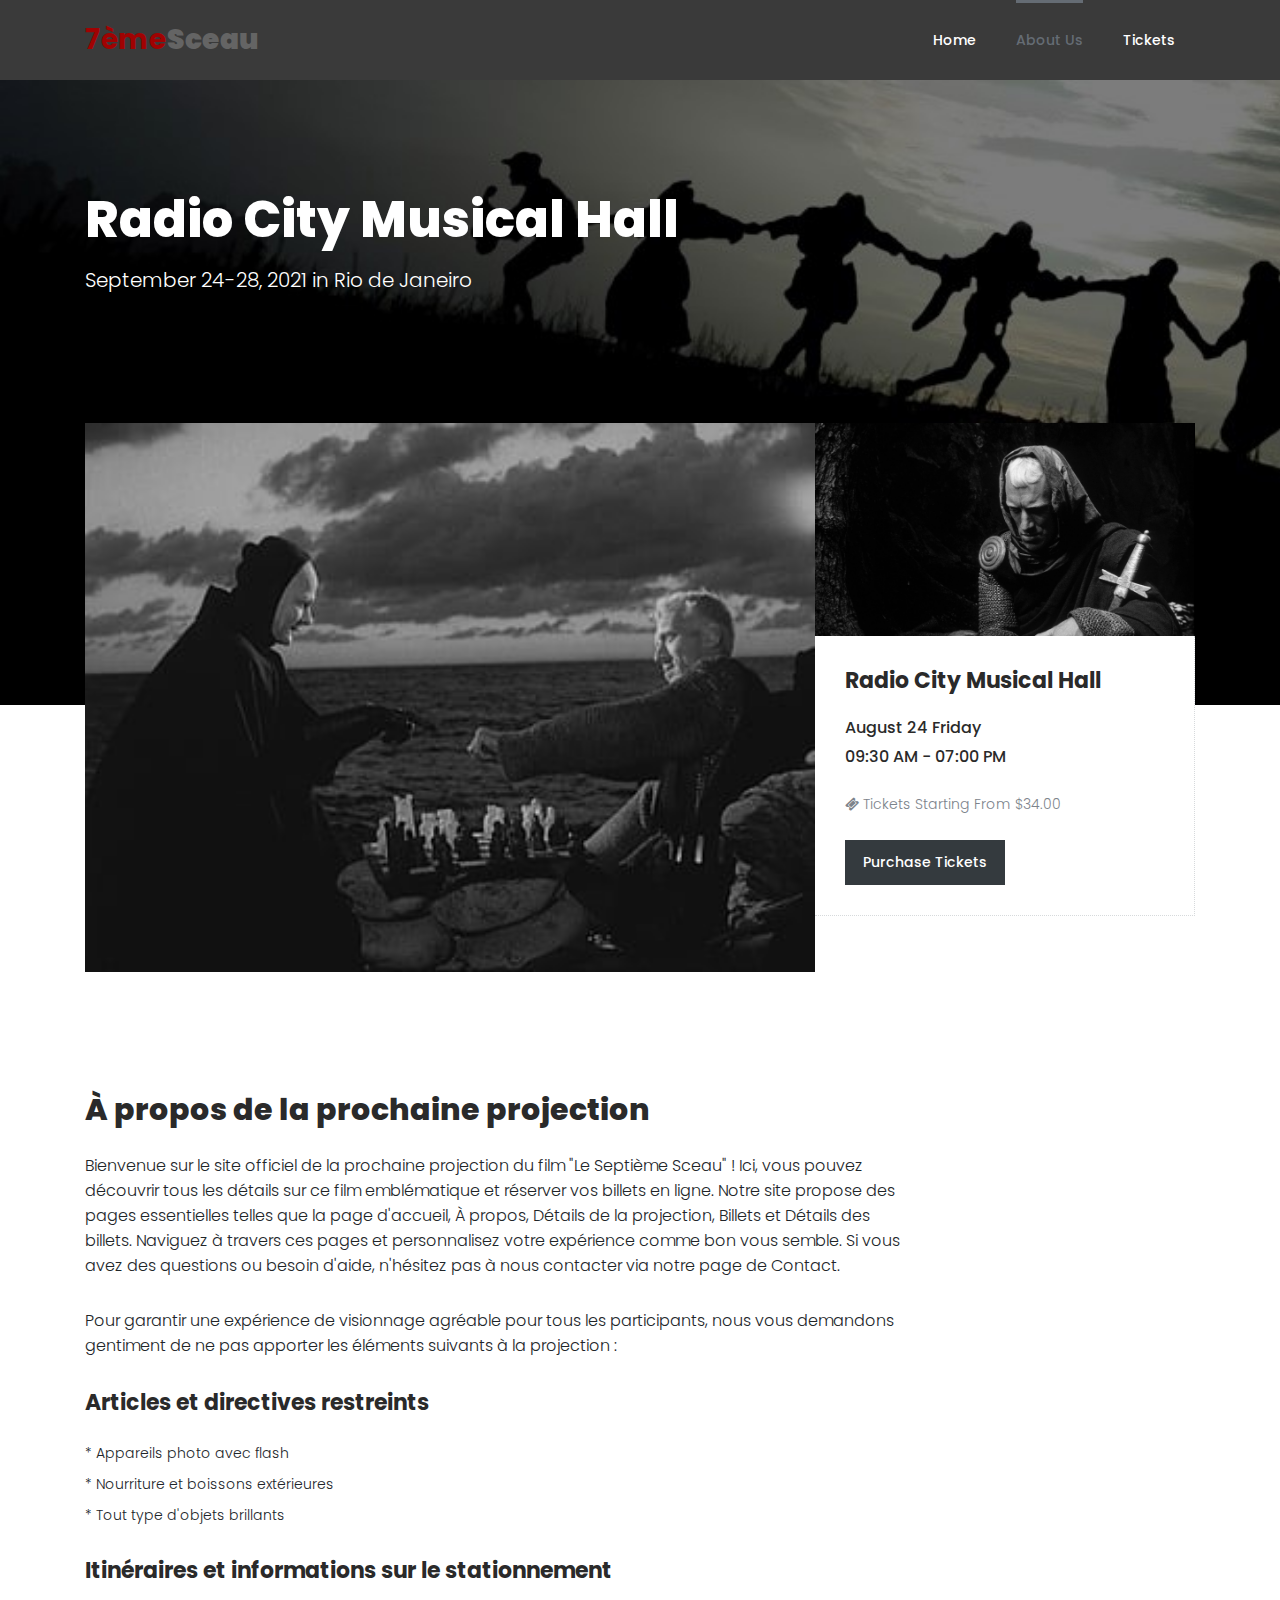
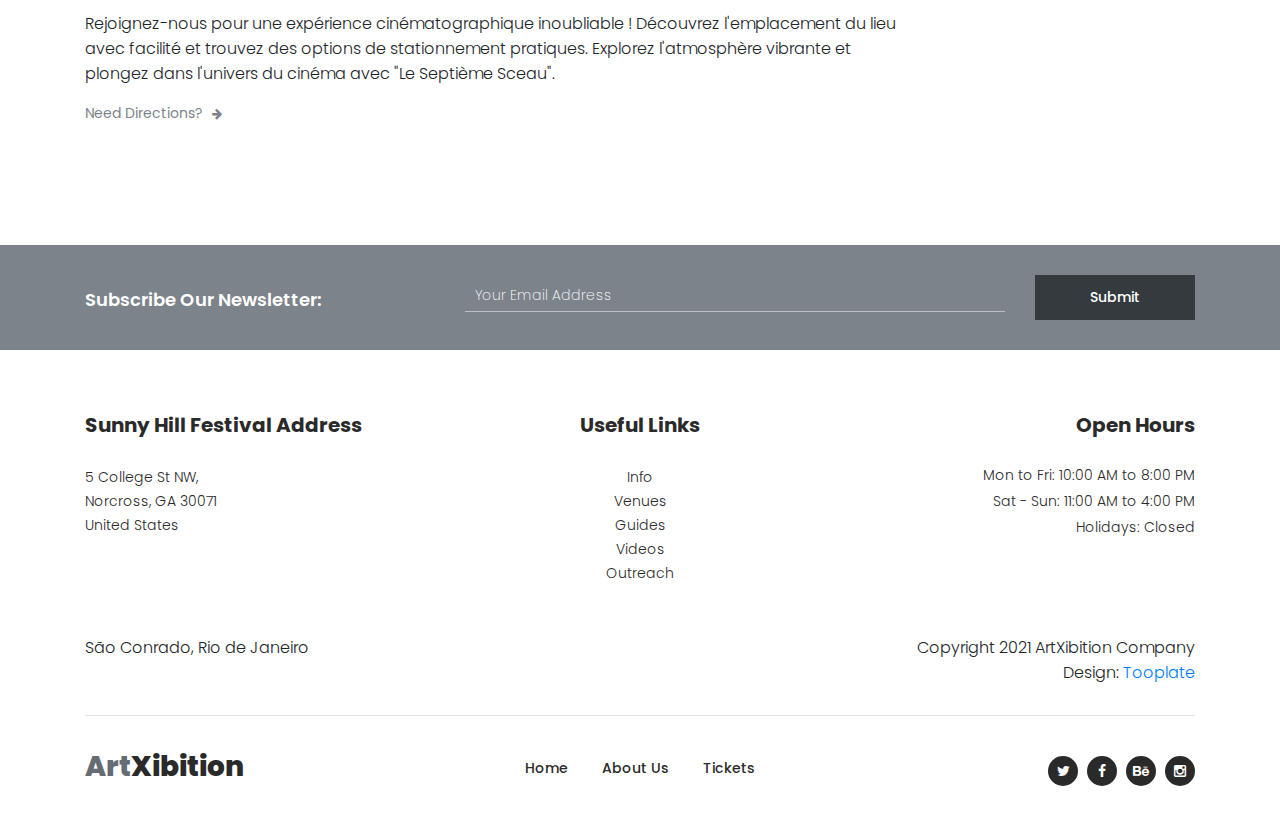
<file: 7emesceausite/about.html>
<!DOCTYPE html>
<html lang="en">

  <head>

    <meta charset="utf-8">
    <meta name="viewport" content="width=device-width, initial-scale=1, shrink-to-fit=no">
    <meta name="description" content="">
    <meta name="author" content="Tooplate">
    <link href="https://fonts.googleapis.com/css?family=Poppins:100,100i,200,200i,300,300i,400,400i,500,500i,600,600i,700,700i,800,800i,900,900i&display=swap" rel="stylesheet">

    <title>Le Septième Sceau</title>


    <!-- Additional CSS Files -->
    <link rel="stylesheet" type="text/css" href="assets/css/bootstrap.min.css">

    <link rel="stylesheet" type="text/css" href="assets/css/font-awesome.css">

    <link rel="stylesheet" type="text/css" href="assets/css/owl-carousel.css">

    <link rel="stylesheet" href="assets/css/tooplate-artxibition.css">
<!--

Tooplate 2125 ArtXibition

https://www.tooplate.com/view/2125-artxibition

-->
    </head>
    
    <body>
    
    <!-- ***** Preloader Start ***** -->
    <div id="js-preloader" class="js-preloader">
      <div class="preloader-inner">
        <span class="dot"></span>
        <div class="dots">
          <span></span>
          <span></span>
          <span></span>
        </div>
      </div>
    </div>
    <!-- ***** Preloader End ***** -->

    
    <!-- ***** Header Area Start ***** -->
    <header class="header-area header-sticky">
        <div class="container">
            <div class="row">
                <div class="col-12">
                    <nav class="main-nav">
                        <!-- ***** Logo Start ***** -->
                        <a href="index.html" class="logo">7ème<em>Sceau</em></a>
                        <!-- ***** Logo End ***** -->
                        <!-- ***** Menu Start ***** -->
                        <ul class="nav">
                            <li><a href="index.html">Home</a></li>
                            <li><a href="about.html" class="active">About Us</a></li>
                            <li><a href="tickets.html">Tickets</a></li> 
                        </ul>        
                        <a class='menu-trigger'>
                            <span>Menu</span>
                        </a>
                        <!-- ***** Menu End ***** -->
                    </nav>
                </div>
            </div>
        </div>
    </header>
    <!-- ***** Header Area End ***** -->

    <!-- ***** About Us Page ***** -->
    <div class="page-heading-about">
        <div class="container">
            <div class="row">
                <div class="col-lg-12">
                    <h2>Radio City Musical Hall</h2>
                    <span>September 24-28, 2021 in Rio de Janeiro</span>
                </div>
            </div>
        </div>
    </div>

    <div class="about-item">
        <div class="container">
            <div class="row">
                <div class="col-lg-8">
                    <div class="left-image">
                        <img src="assets/images/about-image.jpg" alt="party time">
                    </div>
                </div>
                <div class="col-lg-4">
                    <div class="right-content">
                        <div class="about-map-image">
                            <img src="assets/images/about-map-image.jpg" alt="party location">
                        </div>
                        <div class="down-content">
                            <h4>Radio City Musical Hall</h4>
                            <ul>
                                <li>August 24 Friday</li>
                                <li>09:30 AM - 07:00 PM</li>
                            </ul>
                            <span><i class="fa fa-ticket"></i> Tickets Starting From $34.00</span>
                            <div class="main-dark-button">
                                <a href="ticket-details.html">Purchase Tickets</a>
                            </div>
                        </div>
                    </div>
                </div>
            </div>
        </div>
    </div>

    <div class="about-upcoming-shows">
        <div class="container">
            <div class="row">
                <div class="col-lg-9">
                    <h2>À propos de la prochaine projection</h2>
                    <p>
                        Bienvenue sur le site officiel de la prochaine projection du film "Le Septième Sceau" ! Ici, vous pouvez découvrir tous les détails sur ce film emblématique et réserver vos billets en ligne. Notre site propose des pages essentielles telles que la page d'accueil, 
                        À propos, Détails de la projection, Billets et Détails des billets. Naviguez à travers ces pages et personnalisez votre expérience comme bon vous semble. Si vous avez des questions ou besoin d'aide, n'hésitez pas à nous contacter via notre page de Contact.
                    </p>    
                        
                    <p>Pour garantir une expérience de visionnage agréable pour tous les participants, nous vous demandons gentiment de ne pas apporter les éléments suivants à la projection :</p>   
                    <h4>Articles et directives restreints</h4>
                    <ul>
                        <li>* Appareils photo avec flash</li>
                        <li>* Nourriture et boissons extérieures</li>
                        <li>* Tout type d'objets brillants</li>
                    </ul>
                    <h4>Itinéraires et informations sur le stationnement</h4>
                    <p>Rejoignez-nous pour une expérience cinématographique inoubliable !
                     Découvrez l'emplacement du lieu avec facilité et trouvez des options de stationnement pratiques. 
                     Explorez l'atmosphère vibrante et plongez dans l'univers du cinéma avec "Le Septième Sceau".</p>
                    
                    <div class="text-button">
                        <a href="event-details.html">Need Directions? <i class="fa fa-arrow-right"></i></a>
                    </div>
                </div>
            </div>
        </div>
    </div>


    <!-- *** Subscribe *** -->
    <br><br><br><br><br>
    <div class="subscribe">
        <div class="container">
            <div class="row">
                <div class="col-lg-4">
                    <h4>Subscribe Our Newsletter:</h4>
                </div>
                <div class="col-lg-8">
                    <form id="subscribe" action="" method="get">
                        <div class="row">
                          <div class="col-lg-9">
                            <fieldset>
                              <input name="email" type="text" id="email" pattern="[^ @]*@[^ @]*" placeholder="Your Email Address" required="">
                            </fieldset>
                          </div>
                          <div class="col-lg-3">
                            <fieldset>
                              <button type="submit" id="form-submit" class="main-dark-button">Submit</button>
                            </fieldset>
                          </div>
                        </div>
                    </form>
                </div>
            </div>
        </div>
    </div>

    <!-- *** Footer *** -->
    <footer>
        <div class="container">
            <div class="row">
                <div class="col-lg-4">
                    <div class="address">
                        <h4>Sunny Hill Festival Address</h4>
                        <span>5 College St NW, <br>Norcross, GA 30071<br>United States</span>
                    </div>
                </div>
                <div class="col-lg-4">
                    <div class="links">
                        <h4>Useful Links</h4>
                        <ul>
                            <li><a href="#">Info</a></li>
                            <li><a href="#">Venues</a></li>
                            <li><a href="#">Guides</a></li>
                            <li><a href="#">Videos</a></li>
                            <li><a href="#">Outreach</a></li>
                        </ul>
                    </div>
                </div>
                <div class="col-lg-4">
                    <div class="hours">
                        <h4>Open Hours</h4>
                        <ul>
                            <li>Mon to Fri: 10:00 AM to 8:00 PM</li>
                            <li>Sat - Sun: 11:00 AM to 4:00 PM</li>
                            <li>Holidays: Closed</li>
                        </ul>
                    </div>
                </div>
                <div class="col-lg-12">
                    <div class="under-footer">
                        <div class="row">
                            <div class="col-lg-6">
                                <p>São Conrado, Rio de Janeiro</p>
                            </div>
                            <div class="col-lg-6">
                                <p class="copyright">Copyright 2021 ArtXibition Company 
                    
                    			<br>Design: <a rel="nofollow" href="https://www.tooplate.com" target="_parent">Tooplate</a></p>
                            </div>
                        </div>
                    </div>
                </div>
                <div class="col-lg-12">
                    <div class="sub-footer">
                        <div class="row">
                            <div class="col-lg-3">
                                <div class="logo"><span>Art<em>Xibition</em></span></div>
                            </div>
                            <div class="col-lg-6">
                                <div class="menu">
                                    <ul>
                                        <li><a href="index.html" class="active">Home</a></li>
                                        <li><a href="about.html">About Us</a></li>
                                        <li><a href="tickets.html">Tickets</a></li> 
                                    </ul>
                                </div>
                            </div>
                            <div class="col-lg-3">
                                <div class="social-links">
                                    <ul>
                                        <li><a href="#"><i class="fa fa-twitter"></i></a></li>
                                        <li><a href="#"><i class="fa fa-facebook"></i></a></li>
                                        <li><a href="#"><i class="fa fa-behance"></i></a></li>
                                        <li><a href="#"><i class="fa fa-instagram"></i></a></li>
                                    </ul>
                                </div>
                            </div>
                        </div>
                    </div>
                </div>
            </div>
        </div>
    </footer>

    <!-- jQuery -->
    <script src="assets/js/jquery-2.1.0.min.js"></script>

    <!-- Bootstrap -->
    <script src="assets/js/popper.js"></script>
    <script src="assets/js/bootstrap.min.js"></script>

    <!-- Plugins -->
    <script src="assets/js/scrollreveal.min.js"></script>
    <script src="assets/js/waypoints.min.js"></script>
    <script src="assets/js/jquery.counterup.min.js"></script>
    <script src="assets/js/imgfix.min.js"></script> 
    <script src="assets/js/mixitup.js"></script> 
    <script src="assets/js/accordions.js"></script>
    <script src="assets/js/owl-carousel.js"></script>
    
    <!-- Global Init -->
    <script src="assets/js/custom.js"></script>
  </body>
</html>
</file>
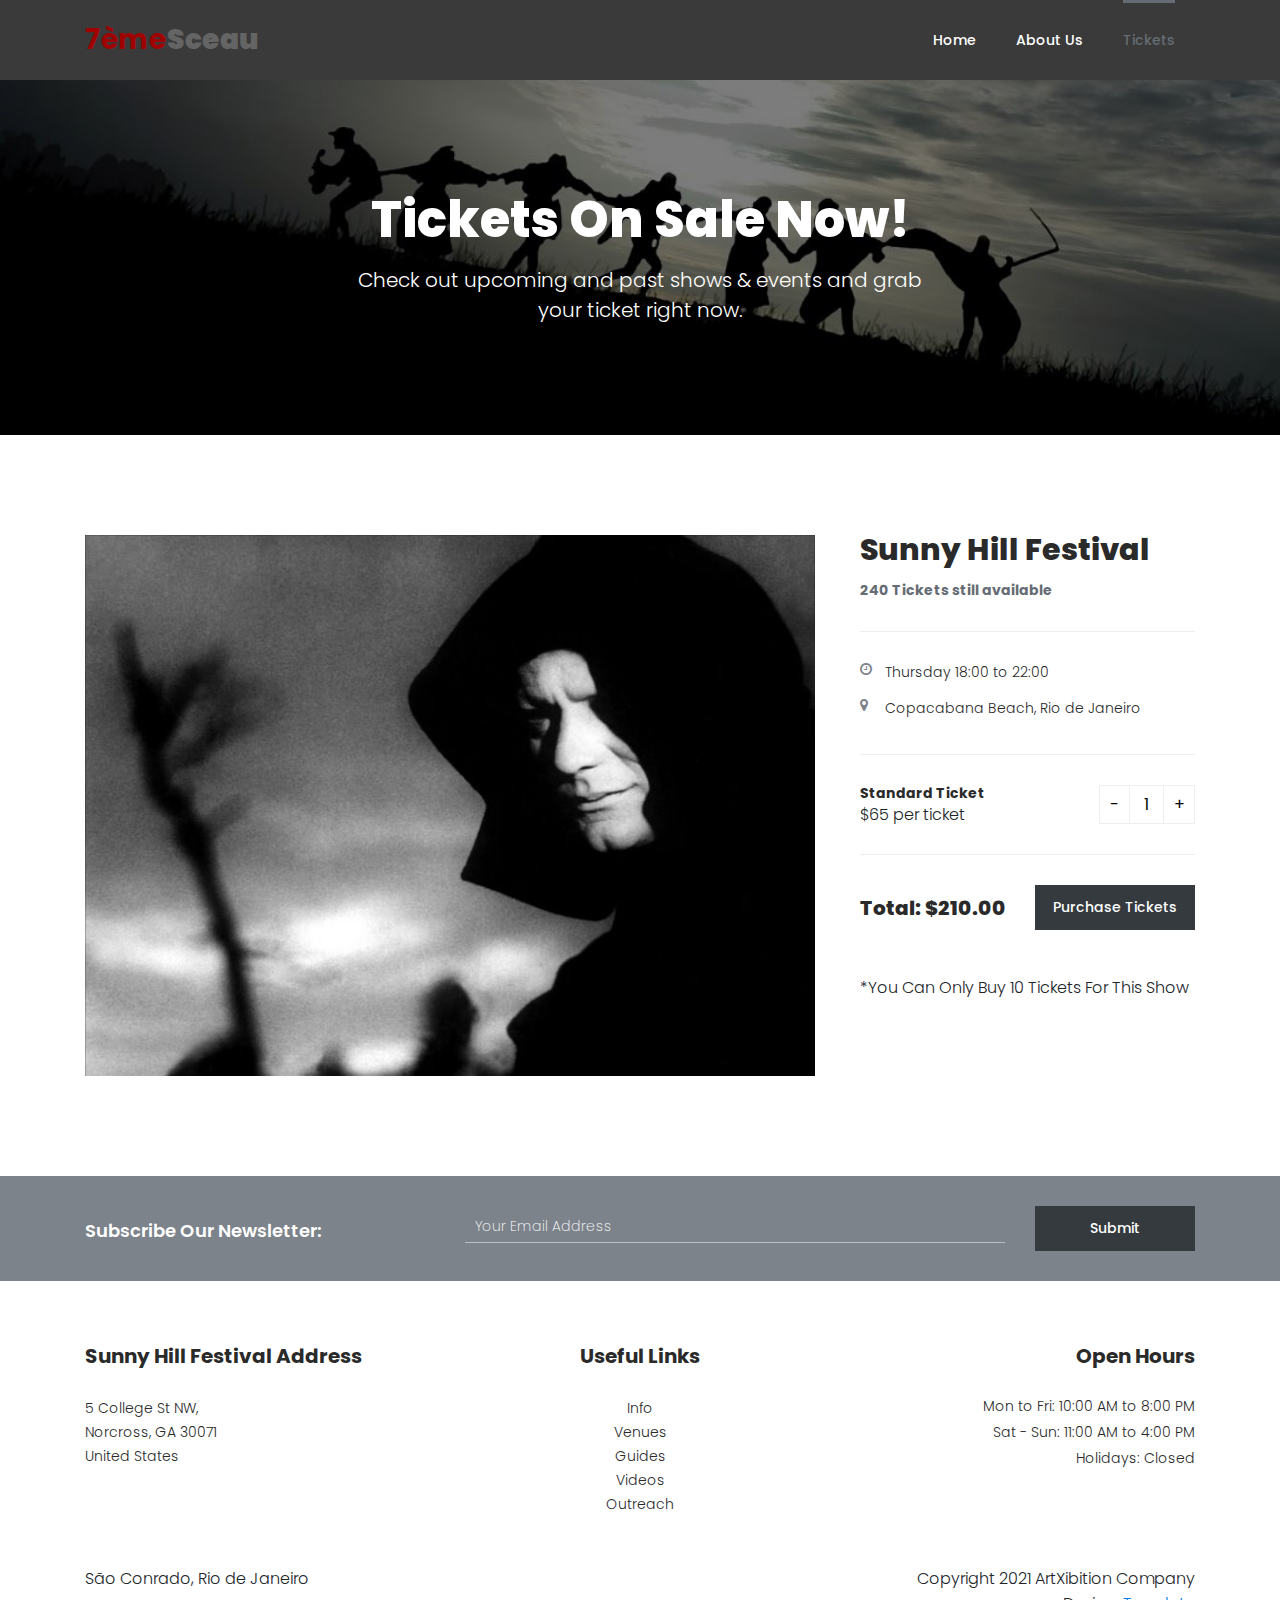
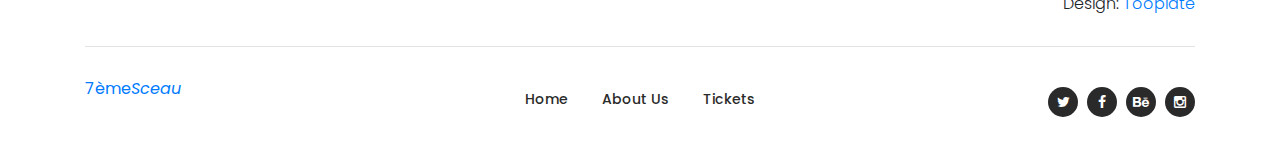
<file: 7emesceausite/ticket-details.html>
<!DOCTYPE html>
<html lang="en">

  <head>

    <meta charset="utf-8">
    <meta name="viewport" content="width=device-width, initial-scale=1, shrink-to-fit=no">
    <meta name="description" content="">
    <meta name="author" content="Tooplate">
    <link href="https://fonts.googleapis.com/css?family=Poppins:100,100i,200,200i,300,300i,400,400i,500,500i,600,600i,700,700i,800,800i,900,900i&display=swap" rel="stylesheet">

    <title>ArtXibition Ticket Detail Page</title>


    <!-- Additional CSS Files -->
    <link rel="stylesheet" type="text/css" href="assets/css/bootstrap.min.css">

    <link rel="stylesheet" type="text/css" href="assets/css/font-awesome.css">

    <link rel="stylesheet" type="text/css" href="assets/css/owl-carousel.css">

    <link rel="stylesheet" href="assets/css/tooplate-artxibition.css">
<!--

Tooplate 2125 ArtXibition

https://www.tooplate.com/view/2125-artxibition

-->
    </head>
    
    <body>
    
    <!-- ***** Preloader Start ***** -->
    <div id="js-preloader" class="js-preloader">
      <div class="preloader-inner">
        <span class="dot"></span>
        <div class="dots">
          <span></span>
          <span></span>
          <span></span>
        </div>
      </div>
    </div>
    <!-- ***** Preloader End ***** -->
    
    <!-- ***** Header Area Start ***** -->
    <header class="header-area header-sticky">
        <div class="container">
            <div class="row">
                <div class="col-12">
                    <nav class="main-nav">
                        <!-- ***** Logo Start ***** -->
                        <a href="index.html" class="logo">7ème<em>Sceau</em></a>
                        <!-- ***** Logo End ***** -->
                        <!-- ***** Menu Start ***** -->
                        <ul class="nav">
                            <li><a href="index.html">Home</a></li>
                            <li><a href="about.html">About Us</a></li>
                            <li><a href="tickets.html" class="active">Tickets</a></li> 
                        </ul>        
                        <a class='menu-trigger'>
                            <span>Menu</span>
                        </a>
                        <!-- ***** Menu End ***** -->
                    </nav>
                </div>
            </div>
        </div>
    </header>
    <!-- ***** Header Area End ***** -->

    <!-- ***** About Us Page ***** -->
    <div class="page-heading-shows-events">
        <div class="container">
            <div class="row">
                <div class="col-lg-12">
                    <h2>Tickets On Sale Now!</h2>
                    <span>Check out upcoming and past shows & events and grab your ticket right now.</span>
                </div>
            </div>
        </div>
    </div>

    <div class="ticket-details-page">
        <div class="container">
            <div class="row">
                <div class="col-lg-8">
                    <div class="left-image">
                        <img src="assets/images/ticket-details.jpg" alt="">
                    </div>
                </div>
                <div class="col-lg-4">
                    <div class="right-content">
                        <h4>Sunny Hill Festival</h4>
                        <span>240 Tickets still available</span>
                        <ul>
                            <li><i class="fa fa-clock-o"></i> Thursday 18:00 to 22:00</li>
                            <li><i class="fa fa-map-marker"></i>Copacabana Beach, Rio de Janeiro</li>
                        </ul>
                        <div class="quantity-content">
                            <div class="left-content">
                                <h6>Standard Ticket</h6>
                                <p>$65 per ticket</p>
                            </div>
                            <div class="right-content">
                                <div class="quantity buttons_added">
                                    <input type="button" value="-" class="minus"><input type="number" step="1" min="1" max="" name="quantity" value="1" title="Qty" class="input-text qty text" size="4" pattern="" inputmode=""><input type="button" value="+" class="plus">
                                </div>
                            </div>
                        </div>
                        <div class="total">
                            <h4>Total: $210.00</h4>
                            <div class="main-dark-button"><a href="#">Purchase Tickets</a></div>
                        </div>
                        <div class="warn">
                            <p>*You Can Only Buy 10 Tickets For This Show</p>
                        </div>
                    </div>
                </div>
            </div>
        </div>
    </div>


    <!-- *** Subscribe *** -->
    <div class="subscribe">
        <div class="container">
            <div class="row">
                <div class="col-lg-4">
                    <h4>Subscribe Our Newsletter:</h4>
                </div>
                <div class="col-lg-8">
                    <form id="subscribe" action="" method="get">
                        <div class="row">
                          <div class="col-lg-9">
                            <fieldset>
                              <input name="email" type="text" id="email" pattern="[^ @]*@[^ @]*" placeholder="Your Email Address" required="">
                            </fieldset>
                          </div>
                          <div class="col-lg-3">
                            <fieldset>
                              <button type="submit" id="form-submit" class="main-dark-button">Submit</button>
                            </fieldset>
                          </div>
                        </div>
                    </form>
                </div>
            </div>
        </div>
    </div>

    <!-- *** Footer *** -->
    <footer>
        <div class="container">
            <div class="row">
                <div class="col-lg-4">
                    <div class="address">
                        <h4>Sunny Hill Festival Address</h4>
                        <span>5 College St NW, <br>Norcross, GA 30071<br>United States</span>
                    </div>
                </div>
                <div class="col-lg-4">
                    <div class="links">
                        <h4>Useful Links</h4>
                        <ul>
                            <li><a href="#">Info</a></li>
                            <li><a href="#">Venues</a></li>
                            <li><a href="#">Guides</a></li>
                            <li><a href="#">Videos</a></li>
                            <li><a href="#">Outreach</a></li>
                        </ul>
                    </div>
                </div>
                <div class="col-lg-4">
                    <div class="hours">
                        <h4>Open Hours</h4>
                        <ul>
                            <li>Mon to Fri: 10:00 AM to 8:00 PM</li>
                            <li>Sat - Sun: 11:00 AM to 4:00 PM</li>
                            <li>Holidays: Closed</li>
                        </ul>
                    </div>
                </div>
                <div class="col-lg-12">
                    <div class="under-footer">
                        <div class="row">
                            <div class="col-lg-6">
                                <p>São Conrado, Rio de Janeiro</p>
                            </div>
                            <div class="col-lg-6">
                                <p class="copyright">Copyright 2021 ArtXibition Company 
                    
                    			<br>Design: <a rel="nofollow" href="https://www.tooplate.com" target="_parent">Tooplate</a></p>
                            </div>
                        </div>
                    </div>
                </div>
                <div class="col-lg-12">
                    <div class="sub-footer">
                        <div class="row">
                            <div class="col-lg-3">
                                <a href="index.html" class="logo">7ème<em>Sceau</em></a>
                            </div>
                            <div class="col-lg-6">
                                <div class="menu">
                                    <ul>
                                        <li><a href="index.html" class="active">Home</a></li>
                                        <li><a href="about.html">About Us</a></li>
                                        <li><a href="tickets.html">Tickets</a></li> 
                                    </ul>
                                </div>
                            </div>
                            <div class="col-lg-3">
                                <div class="social-links">
                                    <ul>
                                        <li><a href="#"><i class="fa fa-twitter"></i></a></li>
                                        <li><a href="#"><i class="fa fa-facebook"></i></a></li>
                                        <li><a href="#"><i class="fa fa-behance"></i></a></li>
                                        <li><a href="#"><i class="fa fa-instagram"></i></a></li>
                                    </ul>
                                </div>
                            </div>
                        </div>
                    </div>
                </div>
            </div>
        </div>
    </footer>
    
    

    <!-- jQuery -->
    <script src="assets/js/jquery-2.1.0.min.js"></script>

    <!-- Bootstrap -->
    <script src="assets/js/popper.js"></script>
    <script src="assets/js/bootstrap.min.js"></script>

    <!-- Plugins -->
    <script src="assets/js/scrollreveal.min.js"></script>
    <script src="assets/js/waypoints.min.js"></script>
    <script src="assets/js/jquery.counterup.min.js"></script>
    <script src="assets/js/imgfix.min.js"></script> 
    <script src="assets/js/mixitup.js"></script> 
    <script src="assets/js/accordions.js"></script>
    <script src="assets/js/owl-carousel.js"></script>
    <script src="assets/js/quantity.js"></script>
    
    <!-- Global Init -->
    <script src="assets/js/custom.js"></script>

  </body>

</html>
</file>
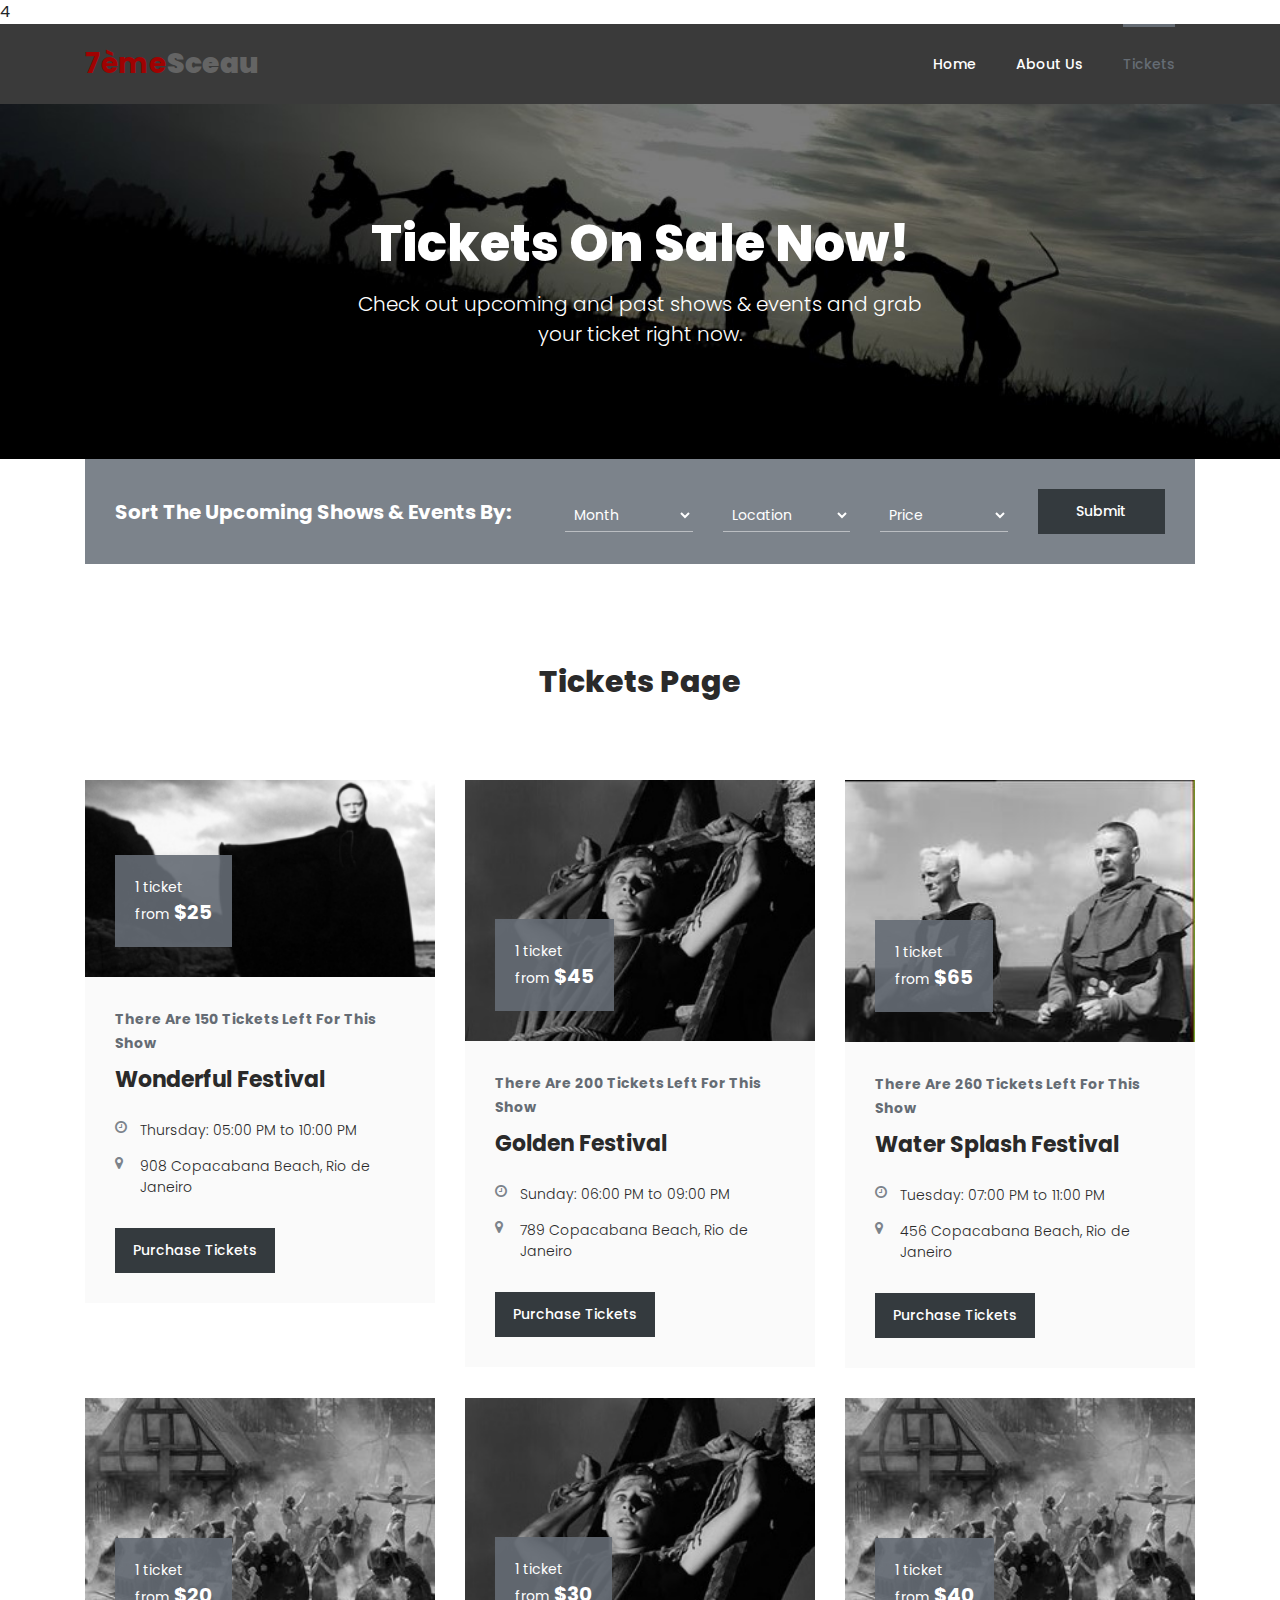
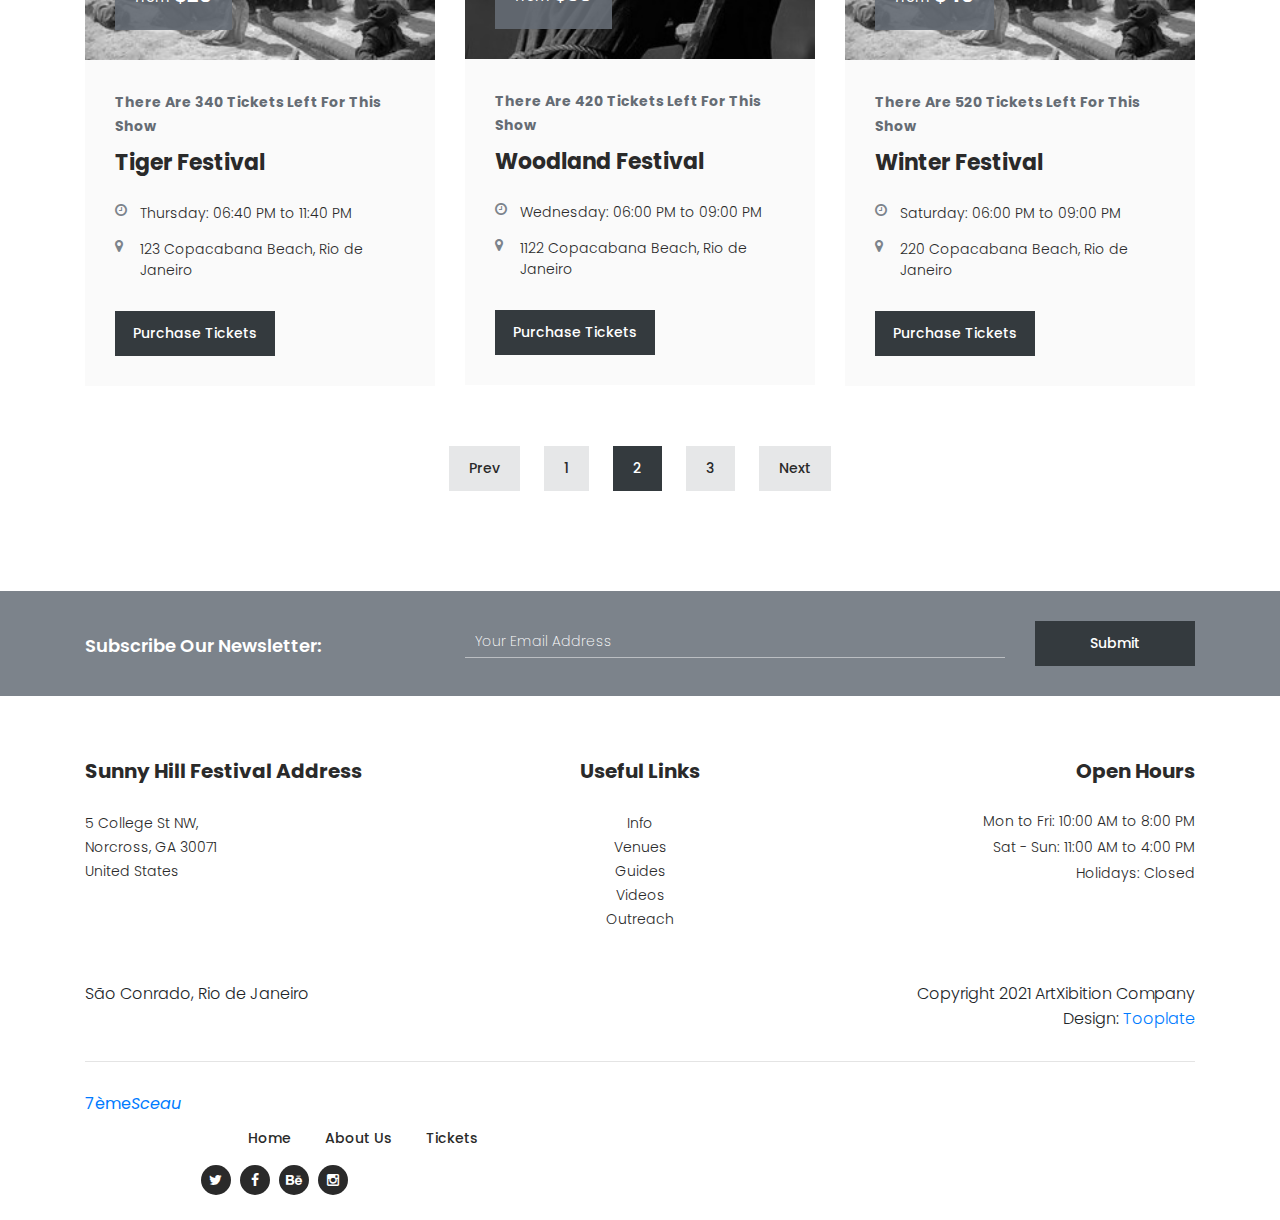
<file: 7emesceausite/tickets.html>
<!DOCTYPE html>
<html lang="en">

  <head>

    <meta charset="utf-8">
    <meta name="viewport" content="width=device-width, initial-scale=1, shrink-to-fit=no">
    <meta name="description" content="">
    <meta name="author" content="Tooplate">
    <link href="https://fonts.googleapis.com/css?family=Poppins:100,100i,200,200i,300,300i,400,400i,500,500i,600,600i,700,700i,800,800i,900,900i&display=swap" rel="stylesheet">4
    
    <title>Le Septième Sceau</title>


    <!-- Additional CSS Files -->
    <link rel="stylesheet" type="text/css" href="assets/css/bootstrap.min.css">

    <link rel="stylesheet" type="text/css" href="assets/css/font-awesome.css">

    <link rel="stylesheet" type="text/css" href="assets/css/owl-carousel.css">

    <link rel="stylesheet" href="assets/css/tooplate-artxibition.css">
<!--

Tooplate 2125 ArtXibition

https://www.tooplate.com/view/2125-artxibition

-->
    </head>
    
    <body>
    
    <!-- ***** Preloader Start ***** -->
    <div id="js-preloader" class="js-preloader">
      <div class="preloader-inner">
        <span class="dot"></span>
        <div class="dots">
          <span></span>
          <span></span>
          <span></span>
        </div>
      </div>
    </div>
    <!-- ***** Preloader End ***** -->
    
    
    <!-- ***** Header Area Start ***** -->
    <header class="header-area header-sticky">
        <div class="container">
            <div class="row">
                <div class="col-12">
                    <nav class="main-nav">
                        <!-- ***** Logo Start ***** -->
                        <a href="index.html" class="logo">7ème<em>Sceau</em></a>
                        <!-- ***** Logo End ***** -->
                        <!-- ***** Menu Start ***** -->
                        <ul class="nav">
                            <li><a href="index.html">Home</a></li>
                            <li><a href="about.html">About Us</a></li>
                            <li><a href="tickets.html" class="active">Tickets</a></li> 
                        </ul>        
                        <a class='menu-trigger'>
                            <span>Menu</span>
                        </a>
                        <!-- ***** Menu End ***** -->
                    </nav>
                </div>
            </div>
        </div>
    </header>
    <!-- ***** Header Area End ***** -->

    <!-- ***** About Us Page ***** -->
    <div class="page-heading-shows-events">
        <div class="container">
            <div class="row">
                <div class="col-lg-12">
                    <h2>Tickets On Sale Now!</h2>
                    <span>Check out upcoming and past shows & events and grab your ticket right now.</span>
                </div>
            </div>
        </div>
    </div>

    <div class="tickets-page">
        <div class="container">
            <div class="row">
                <div class="col-lg-12">
                    <div class="search-box">
                        <form id="subscribe" action="" method="get">
                            <div class="row">
                                <div class="col-lg-5">
                                    <div class="search-heading">
                                        <h4>Sort The Upcoming Shows & Events By:</h4>
                                    </div>
                                </div>
                                <div class="col-lg-7">
                                    <div class="row">
                                        <div class="col-lg-3">
                                            <select value="month">
                                                <option value="month">Month</option>
                                                <option name="June" id="June">June</option>
                                                <option name="July" id="July">July</option>
                                                <option name="August" id="August">August</option>
                                                <option name="September" id="September">September</option>
                                            </select>
                                        </div>
                                        <div class="col-lg-3">
                                            <select value="location">
                                                <option value="location">Location</option>
                                                <option name="Brazil" id="Brazil">Brazil</option>
                                                <option name="Europe" id="Europe">Europe</option>
                                                <option name="US" id="US">US</option>
                                                <option name="Asia" id="Asia">Asia</option>
                                            </select>
                                        </div>
                                        <div class="col-lg-3">
                                            <select value="month">
                                                <option value="month">Price</option>
                                                <option name="min" id="min">$0 - $50</option>
                                                <option name="standard" id="standard">$50 - $100</option>
                                                <option name="hight" id="hight">$100 - $200</option>
                                            </select>
                                        </div>
                                        <div class="col-lg-3">
                                            <fieldset>
                                            <button type="submit" id="form-submit" class="main-dark-button">Submit</button>
                                            </fieldset>
                                        </div>
                                    </div>
                                </div>
                            </div>
                        </form>
                    </div>
                </div>
                <div class="col-lg-12">
                    <div class="heading">
                        <h2>Tickets Page</h2>
                    </div>
                </div>
                <div class="col-lg-4">
                    <div class="ticket-item">
                        <div class="thumb">
                            <img src="assets/images/ticket-01.jpg" alt="">
                            <div class="price">
                                <span>1 ticket<br>from <em>$25</em></span>
                            </div>
                        </div>
                        <div class="down-content">
                            <span>There Are 150 Tickets Left For This Show</span>
                            <h4>Wonderful Festival</h4>
                            <ul>
                                <li><i class="fa fa-clock-o"></i> Thursday: 05:00 PM to 10:00 PM</li>
                                <li><i class="fa fa-map-marker"></i>908 Copacabana Beach, Rio de Janeiro</li>
                            </ul>
                            <div class="main-dark-button">
                                <a href="ticket-details.html">Purchase Tickets</a>
                            </div>
                        </div>
                    </div>
                </div>
                <div class="col-lg-4">
                    <div class="ticket-item">
                        <div class="thumb">
                            <img src="assets/images/ticket-02.jpg" alt="">
                            <div class="price">
                                <span>1 ticket<br>from <em>$45</em></span>
                            </div>
                        </div>
                        <div class="down-content">
                            <span>There Are 200 Tickets Left For This Show</span>
                            <h4>Golden Festival</h4>
                            <ul>
                                <li><i class="fa fa-clock-o"></i> Sunday: 06:00 PM to 09:00 PM</li>
                                <li><i class="fa fa-map-marker"></i>789 Copacabana Beach, Rio de Janeiro</li>
                            </ul>
                            <div class="main-dark-button">
                                <a href="ticket-details.html">Purchase Tickets</a>
                            </div>
                        </div>
                    </div>
                </div>
                <div class="col-lg-4">
                    <div class="ticket-item">
                        <div class="thumb">
                            <img src="assets/images/ticket-03.jpg" alt="">
                            <div class="price">
                                <span>1 ticket<br>from <em>$65</em></span>
                            </div>
                        </div>
                        <div class="down-content">
                            <span>There Are 260 Tickets Left For This Show</span>
                            <h4>Water Splash Festival</h4>
                            <ul>
                                <li><i class="fa fa-clock-o"></i> Tuesday: 07:00 PM to 11:00 PM</li>
                                <li><i class="fa fa-map-marker"></i>456 Copacabana Beach, Rio de Janeiro</li>
                            </ul>
                            <div class="main-dark-button">
                                <a href="ticket-details.html">Purchase Tickets</a>
                            </div>
                        </div>
                    </div>
                </div>
                <div class="col-lg-4">
                    <div class="ticket-item">
                        <div class="thumb">
                            <img src="assets/images/ticket-04.jpg" alt="">
                            <div class="price">
                                <span>1 ticket<br>from <em>$20</em></span>
                            </div>
                        </div>
                        <div class="down-content">
                            <span>There Are 340 Tickets Left For This Show</span>
                            <h4>Tiger Festival</h4>
                            <ul>
                                <li><i class="fa fa-clock-o"></i> Thursday: 06:40 PM to 11:40 PM</li>
                                <li><i class="fa fa-map-marker"></i>123 Copacabana Beach, Rio de Janeiro</li>
                            </ul>
                            <div class="main-dark-button">
                                <a href="ticket-details.html">Purchase Tickets</a>
                            </div>
                        </div>
                    </div>
                </div>
                <div class="col-lg-4">
                    <div class="ticket-item">
                        <div class="thumb">
                            <img src="assets/images/ticket-05.jpg" alt="">
                            <div class="price">
                                <span>1 ticket<br>from <em>$30</em></span>
                            </div>
                        </div>
                        <div class="down-content">
                            <span>There Are 420 Tickets Left For This Show</span>
                            <h4>Woodland Festival</h4>
                            <ul>
                                <li><i class="fa fa-clock-o"></i> Wednesday: 06:00 PM to 09:00 PM</li>
                                <li><i class="fa fa-map-marker"></i>1122 Copacabana Beach, Rio de Janeiro</li>
                            </ul>
                            <div class="main-dark-button">
                                <a href="ticket-details.html">Purchase Tickets</a>
                            </div>
                        </div>
                    </div>
                </div>
                <div class="col-lg-4">
                    <div class="ticket-item">
                        <div class="thumb">
                            <img src="assets/images/ticket-06.jpg" alt="">
                            <div class="price">
                                <span>1 ticket<br>from <em>$40</em></span>
                            </div>
                        </div>
                        <div class="down-content">
                            <span>There Are 520 Tickets Left For This Show</span>
                            <h4>Winter Festival</h4>
                            <ul>
                                <li><i class="fa fa-clock-o"></i> Saturday: 06:00 PM to 09:00 PM</li>
                                <li><i class="fa fa-map-marker"></i>220 Copacabana Beach, Rio de Janeiro</li>
                            </ul>
                            <div class="main-dark-button">
                                <a href="ticket-details.html">Purchase Tickets</a>
                            </div>
                        </div>
                    </div>
                </div>
                <div class="col-lg-12">
                    <div class="pagination">
                        <ul>
                            <li><a href="#">Prev</a></li>
                            <li><a href="#">1</a></li>
                            <li class="active"><a href="#">2</a></li>
                            <li><a href="#">3</a></li>
                            <li><a href="#">Next</a></li>
                        </ul>
                    </div>
                </div>
            </div>
        </div>
    </div>


    <!-- *** Subscribe *** -->
    <div class="subscribe">
        <div class="container">
            <div class="row">
                <div class="col-lg-4">
                    <h4>Subscribe Our Newsletter:</h4>
                </div>
                <div class="col-lg-8">
                    <form id="subscribe" action="" method="get">
                        <div class="row">
                          <div class="col-lg-9">
                            <fieldset>
                              <input name="email" type="text" id="email" pattern="[^ @]*@[^ @]*" placeholder="Your Email Address" required="">
                            </fieldset>
                          </div>
                          <div class="col-lg-3">
                            <fieldset>
                              <button type="submit" id="form-submit" class="main-dark-button">Submit</button>
                            </fieldset>
                          </div>
                        </div>
                    </form>
                </div>
            </div>
        </div>
    </div>

    <!-- *** Footer *** -->
    <footer>
        <div class="container">
            <div class="row">
                <div class="col-lg-4">
                    <div class="address">
                        <h4>Sunny Hill Festival Address</h4>
                        <span>5 College St NW, <br>Norcross, GA 30071<br>United States</span>
                    </div>
                </div>
                <div class="col-lg-4">
                    <div class="links">
                        <h4>Useful Links</h4>
                        <ul>
                            <li><a href="#">Info</a></li>
                            <li><a href="#">Venues</a></li>
                            <li><a href="#">Guides</a></li>
                            <li><a href="#">Videos</a></li>
                            <li><a href="#">Outreach</a></li>
                        </ul>
                    </div>
                </div>
                <div class="col-lg-4">
                    <div class="hours">
                        <h4>Open Hours</h4>
                        <ul>
                            <li>Mon to Fri: 10:00 AM to 8:00 PM</li>
                            <li>Sat - Sun: 11:00 AM to 4:00 PM</li>
                            <li>Holidays: Closed</li>
                        </ul>
                    </div>
                </div>
                <div class="col-lg-12">
                    <div class="under-footer">
                        <div class="row">
                            <div class="col-lg-6">
                                <p>São Conrado, Rio de Janeiro</p>
                            </div>
                            <div class="col-lg-6">
                                <p class="copyright">Copyright 2021 ArtXibition Company 
                    
                    			<br>Design: <a rel="nofollow" href="https://www.tooplate.com" target="_parent">Tooplate</a></p>
                            </div>
                        </div>
                    </div>
                </div>
                <div class="col-lg-12">
                    <div class="sub-footer">
                        <div class="row">
                            <div class="col-lg-3">
                                <a href="index.html" class="logo">7ème<em>Sceau</em></a>
                            </div>
                            </div>
                            <div class="col-lg-6">
                                <div class="menu">
                                    <ul>
                                        <li><a href="index.html" class="active">Home</a></li>
                                        <li><a href="about.html">About Us</a></li>
                                        <li><a href="tickets.html">Tickets</a></li> 
                                    </ul>
                                </div>
                            </div>
                            <div class="col-lg-3">
                                <div class="social-links">
                                    <ul>
                                        <li><a href="#"><i class="fa fa-twitter"></i></a></li>
                                        <li><a href="#"><i class="fa fa-facebook"></i></a></li>
                                        <li><a href="#"><i class="fa fa-behance"></i></a></li>
                                        <li><a href="#"><i class="fa fa-instagram"></i></a></li>
                                    </ul>
                                </div>
                            </div>
                        </div>
                    </div>
                </div>
            </div>
        </div>
    </footer>

    <!-- jQuery -->
    <script src="assets/js/jquery-2.1.0.min.js"></script>

    <!-- Bootstrap -->
    <script src="assets/js/popper.js"></script>
    <script src="assets/js/bootstrap.min.js"></script>

    <!-- Plugins -->
    <script src="assets/js/scrollreveal.min.js"></script>
    <script src="assets/js/waypoints.min.js"></script>
    <script src="assets/js/jquery.counterup.min.js"></script>
    <script src="assets/js/imgfix.min.js"></script> 
    <script src="assets/js/mixitup.js"></script> 
    <script src="assets/js/accordions.js"></script>
    <script src="assets/js/owl-carousel.js"></script>
    
    <!-- Global Init -->
    <script src="assets/js/custom.js"></script>

  </body>
</html>
</file>
<file: assets/css/owl-carousel.css>
/**
 * Owl Carousel v2.3.4
 * Copyright 2013-2018 David Deutsch
 * Licensed under: SEE LICENSE IN https://github.com/OwlCarousel2/OwlCarousel2/blob/master/LICENSE
 */
/*
 *  Owl Carousel - Core
 */
 .owl-carousel {
    display: none;
    width: 100%;
    -webkit-tap-highlight-color: transparent;
    /* position relative and z-index fix webkit rendering fonts issue */
    position: relative;
    z-index: 1; }
    .owl-carousel .owl-stage {
      position: relative;
      -ms-touch-action: pan-Y;
      touch-action: manipulation;
      -moz-backface-visibility: hidden;
      /* fix firefox animation glitch */ }
    .owl-carousel .owl-stage:after {
      content: ".";
      display: block;
      clear: both;
      visibility: hidden;
      line-height: 0;
      height: 0; }
    .owl-carousel .owl-stage-outer {
      position: relative;
      overflow: hidden;
      /* fix for flashing background */
      -webkit-transform: translate3d(0px, 0px, 0px); }
    .owl-carousel .owl-wrapper,
    .owl-carousel .owl-item {
      -webkit-backface-visibility: hidden;
      -moz-backface-visibility: hidden;
      -ms-backface-visibility: hidden;
      -webkit-transform: translate3d(0, 0, 0);
      -moz-transform: translate3d(0, 0, 0);
      -ms-transform: translate3d(0, 0, 0); }
    .owl-carousel .owl-item {
      position: relative;
      min-height: 1px;
      float: left;
      -webkit-backface-visibility: hidden;
      -webkit-tap-highlight-color: transparent;
      -webkit-touch-callout: none; }
    .owl-carousel .owl-item img {
      display: block;
      width: 100%; }
    .owl-carousel .owl-nav.disabled,
    .owl-carousel .owl-dots.disabled {
      display: none; }
    .owl-carousel .owl-nav .owl-prev,
    .owl-carousel .owl-nav .owl-next,
    .owl-carousel .owl-dot {
      cursor: pointer;
      -webkit-user-select: none;
      -khtml-user-select: none;
      -moz-user-select: none;
      -ms-user-select: none;
      user-select: none; }
    .owl-carousel .owl-nav button.owl-prev,
    .owl-carousel .owl-nav button.owl-next,
    .owl-carousel button.owl-dot {
      background: none;
      color: inherit;
      border: none;
      padding: 0 !important;
      font: inherit; }
    .owl-carousel.owl-loaded {
      display: block; }
    .owl-carousel.owl-loading {
      opacity: 0;
      display: block; }
    .owl-carousel.owl-hidden {
      opacity: 0; }
    .owl-carousel.owl-refresh .owl-item {
      visibility: hidden; }
    .owl-carousel.owl-drag .owl-item {
      -ms-touch-action: pan-y;
          touch-action: pan-y;
      -webkit-user-select: none;
      -moz-user-select: none;
      -ms-user-select: none;
      user-select: none; }
    .owl-carousel.owl-grab {
      cursor: move;
      cursor: grab; }
    .owl-carousel.owl-rtl {
      direction: rtl; }
    .owl-carousel.owl-rtl .owl-item {
      float: right; }
  
  /* No Js */
  .no-js .owl-carousel {
    display: block; }
  
  /*
   *  Owl Carousel - Animate Plugin
   */
  .owl-carousel .animated {
    animation-duration: 1000ms;
    animation-fill-mode: both; }
  
  .owl-carousel .owl-animated-in {
    z-index: 0; }
  
  .owl-carousel .owl-animated-out {
    z-index: 1; }
  
  .owl-carousel .fadeOut {
    animation-name: fadeOut; }
  
  @keyframes fadeOut {
    0% {
      opacity: 1; }
    100% {
      opacity: 0; } }
  
  /*
   * 	Owl Carousel - Auto Height Plugin
   */
  .owl-height {
    transition: height 500ms ease-in-out; }
  
  /*
   * 	Owl Carousel - Lazy Load Plugin
   */
  .owl-carousel .owl-item {
    /**
              This is introduced due to a bug in IE11 where lazy loading combined with autoheight plugin causes a wrong
              calculation of the height of the owl-item that breaks page layouts
           */ }
    .owl-carousel .owl-item .owl-lazy {
      opacity: 0;
      transition: opacity 400ms ease; }
    .owl-carousel .owl-item .owl-lazy[src^=""], .owl-carousel .owl-item .owl-lazy:not([src]) {
      max-height: 0; }
    .owl-carousel .owl-item img.owl-lazy {
      transform-style: preserve-3d; }
  
  /*
   * 	Owl Carousel - Video Plugin
   */
  .owl-carousel .owl-video-wrapper {
    position: relative;
    height: 100%;
    background: #000; }
  
  .owl-carousel .owl-video-play-icon {
    position: absolute;
    height: 80px;
    width: 80px;
    left: 50%;
    top: 50%;
    margin-left: -40px;
    margin-top: -40px;
    background: url("owl.video.play.png") no-repeat;
    cursor: pointer;
    z-index: 1;
    -webkit-backface-visibility: hidden;
    transition: transform 100ms ease; }
  
  .owl-carousel .owl-video-play-icon:hover {
    -ms-transform: scale(1.3, 1.3);
        transform: scale(1.3, 1.3); }
  
  .owl-carousel .owl-video-playing .owl-video-tn,
  .owl-carousel .owl-video-playing .owl-video-play-icon {
    display: none; }
  
  .owl-carousel .owl-video-tn {
    opacity: 0;
    height: 100%;
    background-position: center center;
    background-repeat: no-repeat;
    background-size: contain;
    transition: opacity 400ms ease; }
  
  .owl-carousel .owl-video-frame {
    position: relative;
    z-index: 1;
    height: 100%;
    width: 100%; }
</file>
<file: 7emesceausite/assets/css/owl-carousel.css>
/**
 * Owl Carousel v2.3.4
 * Copyright 2013-2018 David Deutsch
 * Licensed under: SEE LICENSE IN https://github.com/OwlCarousel2/OwlCarousel2/blob/master/LICENSE
 */
/*
 *  Owl Carousel - Core
 */
 .owl-carousel {
    display: none;
    width: 100%;
    -webkit-tap-highlight-color: transparent;
    /* position relative and z-index fix webkit rendering fonts issue */
    position: relative;
    z-index: 1; }
    .owl-carousel .owl-stage {
      position: relative;
      -ms-touch-action: pan-Y;
      touch-action: manipulation;
      -moz-backface-visibility: hidden;
      /* fix firefox animation glitch */ }
    .owl-carousel .owl-stage:after {
      content: ".";
      display: block;
      clear: both;
      visibility: hidden;
      line-height: 0;
      height: 0; }
    .owl-carousel .owl-stage-outer {
      position: relative;
      overflow: hidden;
      /* fix for flashing background */
      -webkit-transform: translate3d(0px, 0px, 0px); }
    .owl-carousel .owl-wrapper,
    .owl-carousel .owl-item {
      -webkit-backface-visibility: hidden;
      -moz-backface-visibility: hidden;
      -ms-backface-visibility: hidden;
      -webkit-transform: translate3d(0, 0, 0);
      -moz-transform: translate3d(0, 0, 0);
      -ms-transform: translate3d(0, 0, 0); }
    .owl-carousel .owl-item {
      position: relative;
      min-height: 1px;
      float: left;
      -webkit-backface-visibility: hidden;
      -webkit-tap-highlight-color: transparent;
      -webkit-touch-callout: none; }
    .owl-carousel .owl-item img {
      display: block;
      width: 100%; }
    .owl-carousel .owl-nav.disabled,
    .owl-carousel .owl-dots.disabled {
      display: none; }
    .owl-carousel .owl-nav .owl-prev,
    .owl-carousel .owl-nav .owl-next,
    .owl-carousel .owl-dot {
      cursor: pointer;
      -webkit-user-select: none;
      -khtml-user-select: none;
      -moz-user-select: none;
      -ms-user-select: none;
      user-select: none; }
    .owl-carousel .owl-nav button.owl-prev,
    .owl-carousel .owl-nav button.owl-next,
    .owl-carousel button.owl-dot {
      background: none;
      color: inherit;
      border: none;
      padding: 0 !important;
      font: inherit; }
    .owl-carousel.owl-loaded {
      display: block; }
    .owl-carousel.owl-loading {
      opacity: 0;
      display: block; }
    .owl-carousel.owl-hidden {
      opacity: 0; }
    .owl-carousel.owl-refresh .owl-item {
      visibility: hidden; }
    .owl-carousel.owl-drag .owl-item {
      -ms-touch-action: pan-y;
          touch-action: pan-y;
      -webkit-user-select: none;
      -moz-user-select: none;
      -ms-user-select: none;
      user-select: none; }
    .owl-carousel.owl-grab {
      cursor: move;
      cursor: grab; }
    .owl-carousel.owl-rtl {
      direction: rtl; }
    .owl-carousel.owl-rtl .owl-item {
      float: right; }
  
  /* No Js */
  .no-js .owl-carousel {
    display: block; }
  
  /*
   *  Owl Carousel - Animate Plugin
   */
  .owl-carousel .animated {
    animation-duration: 1000ms;
    animation-fill-mode: both; }
  
  .owl-carousel .owl-animated-in {
    z-index: 0; }
  
  .owl-carousel .owl-animated-out {
    z-index: 1; }
  
  .owl-carousel .fadeOut {
    animation-name: fadeOut; }
  
  @keyframes fadeOut {
    0% {
      opacity: 1; }
    100% {
      opacity: 0; } }
  
  /*
   * 	Owl Carousel - Auto Height Plugin
   */
  .owl-height {
    transition: height 500ms ease-in-out; }
  
  /*
   * 	Owl Carousel - Lazy Load Plugin
   */
  .owl-carousel .owl-item {
    /**
              This is introduced due to a bug in IE11 where lazy loading combined with autoheight plugin causes a wrong
              calculation of the height of the owl-item that breaks page layouts
           */ }
    .owl-carousel .owl-item .owl-lazy {
      opacity: 0;
      transition: opacity 400ms ease; }
    .owl-carousel .owl-item .owl-lazy[src^=""], .owl-carousel .owl-item .owl-lazy:not([src]) {
      max-height: 0; }
    .owl-carousel .owl-item img.owl-lazy {
      transform-style: preserve-3d; }
  
  /*
   * 	Owl Carousel - Video Plugin
   */
  .owl-carousel .owl-video-wrapper {
    position: relative;
    height: 100%;
    background: #000; }
  
  .owl-carousel .owl-video-play-icon {
    position: absolute;
    height: 80px;
    width: 80px;
    left: 50%;
    top: 50%;
    margin-left: -40px;
    margin-top: -40px;
    background: url("owl.video.play.png") no-repeat;
    cursor: pointer;
    z-index: 1;
    -webkit-backface-visibility: hidden;
    transition: transform 100ms ease; }
  
  .owl-carousel .owl-video-play-icon:hover {
    -ms-transform: scale(1.3, 1.3);
        transform: scale(1.3, 1.3); }
  
  .owl-carousel .owl-video-playing .owl-video-tn,
  .owl-carousel .owl-video-playing .owl-video-play-icon {
    display: none; }
  
  .owl-carousel .owl-video-tn {
    opacity: 0;
    height: 100%;
    background-position: center center;
    background-repeat: no-repeat;
    background-size: contain;
    transition: opacity 400ms ease; }
  
  .owl-carousel .owl-video-frame {
    position: relative;
    z-index: 1;
    height: 100%;
    width: 100%; }
</file>
<file: assets/css/tooplate-artxibition.css>
/*

Tooplate 2125 ArtXibition



*/

/* ---------------------------------------------
Table of contents
------------------------------------------------
01. font & reset css
02. reset
03. global styles
04. header
05. banner
06. features
07. testimonials
08. contact
09. footer
10. preloader
11. search
12. portfolio

--------------------------------------------- */
/* 
---------------------------------------------
font & reset css
--------------------------------------------- 
*/
@import url("https://fonts.googleapis.com/css?family=Poppins:100,100i,200,200i,300,300i,400,400i,500,500i,600,600i,700,700i,800,800i,900,900i");
/* 
---------------------------------------------
reset
--------------------------------------------- 
*/
html, body, div, span, applet, object, iframe, h1, h2, h3, h4, h5, h6, p, blockquote, div
pre, a, abbr, acronym, address, big, cite, code, del, dfn, em, font, img, ins, kbd, q,
s, samp, small, strike, strong, sub, sup, tt, var, b, u, i, center, dl, dt, dd, ol, ul, li,
figure, header, nav, section, article, aside, footer, figcaption {
  margin: 0;
  padding: 0;
  border: 0;
  outline: 0;
}

.clearfix:after {
  content: ".";
  display: block;
  clear: both;
  visibility: hidden;
  line-height: 0;
  height: 0;
}

.clearfix {
  display: inline-block;
}

html[xmlns] .clearfix {
  display: block;
}

* html .clearfix {
  height: 1%;
}

ul, li {
  padding: 0;
  margin: 0;
  list-style: none;
}

header, nav, section, article, aside, footer, hgroup {
  display: block;
}

* {
  box-sizing: border-box;
}

html, body {
  font-family: 'Poppins', sans-serif;
  font-weight: 400;
  background-color: #fff;
  font-size: 16px;
  -ms-text-size-adjust: 100%;
  -webkit-font-smoothing: antialiased;
  -moz-osx-font-smoothing: grayscale;
}

a {
  text-decoration: none !important;
}

h1, h2, h3, h4, h5, h6 {
  margin-top: 0px;
  margin-bottom: 0px;
}

h4 {
  line-height: 30px;
}

ul {
  margin-bottom: 0px;
}

p {
  font-size: 16px;
  line-height: 25px;
  font-weight: 300;
}

/* 
---------------------------------------------
global styles
--------------------------------------------- 
*/
html,
body {
  background: #fff;
  font-family: 'Poppins', sans-serif;
}

::selection {
  background: #343a3e;
  color: #fff;
}

::-moz-selection {
  background: #343a3e;
  color: #fff;
}

@media (max-width: 991px) {
  html, body {
    overflow-x: hidden;
  }
  .mobile-top-fix {
    margin-top: 30px;
    margin-bottom: 0px;
  }
  .mobile-bottom-fix {
    margin-bottom: 30px;
  }
  .mobile-bottom-fix-big {
    margin-bottom: 60px;
  }
}

.section-heading {
  text-align: center;
  margin-top: 40px;
  margin-bottom: 40px;
}

.section-heading h2 {
  font-size: 30px;
  font-weight: 800;
  color: #2a2a2a;
  text-transform: capitalize;
  letter-spacing: 0.5px;
  margin-top: 0px;
  margin-bottom: 0px;
}

.section-heading img {
  margin: 20px auto;
}

.dark-bg h2 {
  color: #fff;
}

.dark-bg p {
  color: #fff;
}

.main-white-button a {
  display: inline-block;
  font-size: 14px;
  padding: 12px 18px;
  background-color: #fff;
  color: #2a2a2a;
  text-align: center;
  font-weight: 500;
  text-transform: capitalize;
  transition: all .3s;
}

.main-white-button a:hover {
  opacity: 0.9;
}

.main-dark-button a {
  display: inline-block;
  font-size: 14px;
  padding: 12px 18px;
  background-color: #343a3e;
  color: #fff;
  text-align: center;
  font-weight: 500;
  text-transform: capitalize;
  transition: all .3s;
}

.main-dark-button a:hover {
  opacity: 0.9;
}


.text-button a {
  font-size: 14px;
  color: #7c838b;
  transition: all .3s;
}

.text-button i {
  font-size: 12px;
  margin-left: 5px;
  transition: all .5s;
}

.text-button a:hover {
  color: #343a3e;
}

.text-button a:hover i {
  margin-left: 8px;
}


/* 
---------------------------------------------
header
--------------------------------------------- 
*/

.pre-header {
  background-color: #636363;
  padding: 10px 0px;
}

.pre-header span {
  font-size: 13px;
  color: #ffffff;
  font-weight: 500;
}

.pre-header .text-button {
  text-align: right;
}

.pre-header .text-button a {
  color: #ffffff;
}

.header-area {
  position: relative;
  top: 0px;
  left: 0px;
  right: 0px;
  z-index: 100;
  height: 80px;
  background: #3a3a3a;
  -webkit-transition: all .5s ease 0s;
  -moz-transition: all .5s ease 0s;
  -o-transition: all .5s ease 0s;
  transition: all .5s ease 0s;
}

.header-area .main-nav {
  min-height: 80px;
  background: transparent;
}

.header-area .main-nav .logo {
  line-height: 80px;
  color: #a00202;
  font-size: 28px;
  font-weight: 700;
  float: left;
  -webkit-transition: all 0.3s ease 0s;
  -moz-transition: all 0.3s ease 0s;
  -o-transition: all 0.3s ease 0s;
  transition: all 0.3s ease 0s;
}

.header-area .main-nav .logo em {
  font-style: normal;
  color: #646464;
  font-weight: 900;
}

.header-area .main-nav .nav {
  float: right;
  margin-top: 27px;
  margin-right: 0px;
  background-color: transparent;
  -webkit-transition: all 0.3s ease 0s;
  -moz-transition: all 0.3s ease 0s;
  -o-transition: all 0.3s ease 0s;
  transition: all 0.3s ease 0s;
  position: relative;
  z-index: 999;
}

.header-area .main-nav .nav li {
  padding-left: 20px;
  padding-right: 20px;
}

.header-area .main-nav .nav li a {
  display: block;
  font-weight: 500;
  font-size: 14px;
  color: #ffffff;
  text-transform: capitalize;
  -webkit-transition: all 0.3s ease 0s;
  -moz-transition: all 0.3s ease 0s;
  -o-transition: all 0.3s ease 0s;
  transition: all 0.3s ease 0s;
  height: 40px;
  line-height: 40px;
  border: transparent;
}

.header-area .main-nav .nav li:hover a,
.header-area .main-nav .nav li a.active {
  color: #656c74!important;
  opacity: 1;
}

.header-area .main-nav .nav li a.active {
  position: relative;
}

.header-area .main-nav .nav li a.active:after {
  position: absolute;
  width: 100%;
  height: 3px;
  background-color: #656c74;
  content: '';
  top: -20px;
  left: 0;
}

.background-header .main-nav .nav li:hover a,
.background-header .main-nav .nav li a.active {
  color: #656c74!important;
  opacity: 1;
}

.header-area .main-nav .menu-trigger {
  cursor: pointer;
  display: block;
  position: absolute;
  top: 23px;
  width: 32px;
  height: 40px;
  text-indent: -9999em;
  z-index: 99;
  right: 40px;
  display: none;
}

.header-area .main-nav .menu-trigger span,
.header-area .main-nav .menu-trigger span:before,
.header-area .main-nav .menu-trigger span:after {
  -moz-transition: all 0.4s;
  -o-transition: all 0.4s;
  -webkit-transition: all 0.4s;
  transition: all 0.4s;
  background-color: #1e1e1e;
  display: block;
  position: absolute;
  width: 30px;
  height: 2px;
  left: 0;
}

.background-header .main-nav .menu-trigger span,
.background-header .main-nav .menu-trigger span:before,
.background-header .main-nav .menu-trigger span:after {
  background-color: #1e1e1e;
}

.header-area .main-nav .menu-trigger span:before,
.header-area .main-nav .menu-trigger span:after {
  -moz-transition: all 0.4s;
  -o-transition: all 0.4s;
  -webkit-transition: all 0.4s;
  transition: all 0.4s;
  background-color: #1e1e1e;
  display: block;
  position: absolute;
  width: 30px;
  height: 2px;
  left: 0;
  width: 75%;
}

.background-header .main-nav .menu-trigger span:before,
.background-header .main-nav .menu-trigger span:after {
  background-color: #1e1e1e;
}

.header-area .main-nav .menu-trigger span:before,
.header-area .main-nav .menu-trigger span:after {
  content: "";
}

.header-area .main-nav .menu-trigger span {
  top: 16px;
}

.header-area .main-nav .menu-trigger span:before {
  -moz-transform-origin: 33% 100%;
  -ms-transform-origin: 33% 100%;
  -webkit-transform-origin: 33% 100%;
  transform-origin: 33% 100%;
  top: -10px;
  z-index: 10;
}

.header-area .main-nav .menu-trigger span:after {
  -moz-transform-origin: 33% 0;
  -ms-transform-origin: 33% 0;
  -webkit-transform-origin: 33% 0;
  transform-origin: 33% 0;
  top: 10px;
}

.header-area .main-nav .menu-trigger.active span,
.header-area .main-nav .menu-trigger.active span:before,
.header-area .main-nav .menu-trigger.active span:after {
  background-color: transparent;
  width: 100%;
}

.header-area .main-nav .menu-trigger.active span:before {
  -moz-transform: translateY(6px) translateX(1px) rotate(45deg);
  -ms-transform: translateY(6px) translateX(1px) rotate(45deg);
  -webkit-transform: translateY(6px) translateX(1px) rotate(45deg);
  transform: translateY(6px) translateX(1px) rotate(45deg);
  background-color: #1e1e1e;
}

.background-header .main-nav .menu-trigger.active span:before {
  background-color: #1e1e1e;
}

.header-area .main-nav .menu-trigger.active span:after {
  -moz-transform: translateY(-6px) translateX(1px) rotate(-45deg);
  -ms-transform: translateY(-6px) translateX(1px) rotate(-45deg);
  -webkit-transform: translateY(-6px) translateX(1px) rotate(-45deg);
  transform: translateY(-6px) translateX(1px) rotate(-45deg);
  background-color: #1e1e1e;
}

.background-header .main-nav .menu-trigger.active span:after {
  background-color: #1e1e1e;
}

.header-area.header-sticky {
  min-height: 80px;
}

.header-area.header-sticky .nav {
  margin-top: 20px !important;
}

.header-area.header-sticky .nav li a.active {
  color: #656c74;
}

@media (max-width: 1200px) {
  .header-area .main-nav .nav li {
    padding-left: 12px;
    padding-right: 12px;
  }
  .header-area .main-nav:before {
    display: none;
  }
}

@media (max-width: 767px) {
  .header-area .main-nav .nav li a.active:after {
    display: none;
  }
  .header-area .main-nav .logo {
    color: #1e1e1e;
  }
  .header-area.header-sticky .nav li a:hover,
  .header-area.header-sticky .nav li a.active {
    color: #656c74!important;
    opacity: 1;
  }
  .header-area {
    background-color: #f7f7f7;
    padding: 0px 15px;
    height: 80px;
    box-shadow: none;
    text-align: center;
  }
  .header-area .container {
    padding: 0px;
  }
  .header-area .logo {
    margin-left: 30px;
  }
  .header-area .menu-trigger {
    display: block !important;
  }
  .header-area .main-nav {
    overflow: hidden;
  }
  .header-area .main-nav .nav {
    float: none;
    width: 100%;
    display: none;
    -webkit-transition: all 0s ease 0s;
    -moz-transition: all 0s ease 0s;
    -o-transition: all 0s ease 0s;
    transition: all 0s ease 0s;
    margin-left: 0px;
  }
  .header-area .main-nav .nav li:first-child {
    border-top: 1px solid #eee;
  }
  .header-area.header-sticky .nav {
    margin-top: 80px !important;
  }
  .header-area .main-nav .nav li {
    width: 100%;
    background: #fff;
    border-bottom: 1px solid #eee;
    padding-left: 0px !important;
    padding-right: 0px !important;
  }
  .header-area .main-nav .nav li a {
    height: 50px !important;
    line-height: 50px !important;
    padding: 0px !important;
    border: none !important;
    background: #f7f7f7 !important;
    color: #232d39 !important;
  }
  .header-area .main-nav .nav li a:hover {
    background: #eee !important;
    color: #656c74!important;
  }
  .header-area .main-nav .nav li.submenu ul {
    position: relative;
    visibility: inherit;
    opacity: 1;
    z-index: 1;
    transform: translateY(0%);
    transition-delay: 0s, 0s, 0.3s;
    top: 0px;
    width: 100%;
    box-shadow: none;
    height: 0px;
  }
  .header-area .main-nav .nav li.submenu ul li a {
    font-size: 12px;
    font-weight: 400;
  }
  .header-area .main-nav .nav li.submenu ul li a:hover:before {
    width: 0px;
  }
  .header-area .main-nav .nav li.submenu ul.active {
    height: auto !important;
  }
  .header-area .main-nav .nav li.submenu:after {
    color: #3B566E;
    right: 25px;
    font-size: 14px;
    top: 15px;
  }
  .header-area .main-nav .nav li.submenu:hover ul, .header-area .main-nav .nav li.submenu:focus ul {
    height: 0px;
  }
}

@media (min-width: 767px) {
  .header-area .main-nav .nav {
    display: flex !important;
  }
}


/* 
---------------------------------------------
banner
--------------------------------------------- 
*/

.main-banner {
  background-image: url(../images/banner_bg.jpg);
  background-repeat: no-repeat;
  background-size: cover;
  text-align: center;
  padding: 270px 0px 210px 0px;
  position: relative;
}

.main-banner h6 {
  font-size: 14px;
  color: #fff;
  font-weight: 300;
}

.main-banner h2 {
  font-size: 50px;
  font-weight: 800;
  color: #fff;
  margin-top: 20px;
  margin-bottom: 30px;
}

.main-banner .next-show {
  position: absolute;
  top: -165px;
  left: 50%;
  transform: translateX(-50%);
  animation: move-up-down 3s infinite;
}
.main-banner .next-show {
  color: #fff;
  font-size: 18px;
}

.main-banner .next-show i {
  font-size: 12px;;
}

.main-banner .next-show span {
  display: block;
  font-size: 14px;
  font-weight: 300;
}

.main-banner .counter-content {
  position: absolute;
  width: 100%;
  top: 0;
  padding: 12px 0px;
  height: 100px;
  background-color: rgba(250,250,250,0.3);
}

.main-banner .counter-content li {
  display: inline-block;
  font-size: 14px;
  list-style-type: none;
  font-weight: 300;;
  text-transform: capitalize;
  color: #fff;
  min-width: 15%;
}

.main-banner .counter-content li span {
  display: block;
  font-size: 50px;
  font-weight: 900;
  margin-top: -10px;
}


/*
---------------------------------------------
Show Events Carousel
---------------------------------------------
*/
.owl-show-events {
  position: relative;
  margin-top: -60px;
}

.owl-show-events .owl-nav {
  position: absolute;
  width: 100%;
  top: 50%;
  transform: translateY(5px);
}

    
.owl-show-events .owl-nav .owl-prev{
  position: absolute;
  left: -45px;
  outline: none;
}

.owl-show-events .owl-nav .owl-prev span,
.owl-show-events .owl-nav .owl-next span {
  opacity: 0;
}

.owl-show-events .owl-nav .owl-prev:before {
  display: inline-block;
  font-family: 'FontAwesome';
  color: #7c838b;
  font-size: 14px;
  content: '\f060';
}

.owl-show-events .owl-nav .owl-next{
  position: absolute;
  right: -45px;
  outline: none;
}

.owl-show-events .owl-nav .owl-next:before {
  display: inline-block;
  font-family: 'FontAwesome';
  color: #7c838b;
  font-size: 14px;
  content: '\f061';
}


/*
---------------------------------------------
Amazing Venues
---------------------------------------------
*/

.amazing-venues {
  margin: 100px 0px;
  background: #2a2a2a;
  color: #bebebe;
  padding: 21px;
}


.amazing-venues .left-content h4 {
  font-size: 30px;
  font-weight: 800;
  color: #bebebe;
  margin-bottom: 20px;
}

.amazing-venues .right-content {
  margin-left: 30px;
}

.amazing-venues .right-content h5 i {
  color: #bebebe;
  margin-right: 5px;
}

.amazing-venues .right-content h5 {
  font-size: 22px;
  font-weight: 800;
  color: #bebebe;
  margin-bottom: 25px;
}

.amazing-venues .right-content span {
  font-size: 14px;
  color: #bebebe;
  line-height: 25px;
  font-weight: 300;
  display: block;
  margin-bottom: 6px;
}



/*
---------------------------------------------
Venues & Tickets
---------------------------------------------
*/

.venue-tickets {
  margin: 0px 15px;
}

.venue-tickets .venue-item {
  margin-bottom: 23px;
}

.venue-item .thumb img {
  width: 100%;
  overflow: hidden;
}

.venue-item .down-content {
  background-color: #656c74;
  position: relative;
  display: inline-block;
  z-index: 1;
  width: 100%;
}

.venue-item .down-content .left-content {
  width: 31%;
  float: left;
  background-color: rgba(124,131,139,0.3);
  height: 100%;
  display: inline-block;
  position: absolute;
  z-index: 111;
}

.venue-item .down-content .left-content .main-white-button {
  -webkit-transform: rotate(-90deg);
  -moz-transform: rotate(-90deg);
  -o-transform: rotate(-90deg);
  -ms-transform: rotate(-90deg);
  transform: rotate(-90deg);
  position: absolute;
  top: 50%;
  margin-top: -22.5px;
}

.venue-item .down-content .right-content {
  width: 64%;
  margin-left: 5%;
  float: right;
}

.venue-item .down-content .right-content h4 {
  font-size: 22px;
  color: #fff;
  font-weight: 700;
  margin-top: 30px;
}

.venue-item .down-content .right-content p {
  color: #fff;
  margin-top: 20px;
  font-weight: 300;
  padding-right: 30px;
  margin-bottom: 20px;
}

.venue-item .down-content .right-content ul li { 
  display: inline-block;
  color: #fff;
  font-size: 16px;
  margin-right: 20px;;
}

.venue-item .down-content .right-content ul li i {
  margin-right: 5px;
}

.venue-item .down-content .right-content .price {
  background-color: rgba(124,131,139,0.3);
  display: inline-block;
  padding: 20px;
  margin-top: 25px;;
  margin-bottom: 30px;
}

.venue-item .down-content .right-content .price span {
  color: #fff;
  font-size: 14px;
  line-height: 25px;
}

.venue-item .down-content .right-content .price span em {
  font-weight: 700;
  font-size: 20px;
  font-style: normal;
}


/*
---------------------------------------------
Coming Events
---------------------------------------------
*/

.coming-events {
  background-color: #656c74;
  padding: 120px 0px;
  position: relative;
}

.coming-events .left-button {
  text-align: center;
  position: absolute;
  width: 9%;
  height: auto;
  top: 0;
  bottom: 0;
  background-color: rgba(124,131,139,0.3);
}

.coming-events .left-button .main-white-button {
  -webkit-transform: rotate(-90deg);
  -moz-transform: rotate(-90deg);
  -o-transform: rotate(-90deg);
  -ms-transform: rotate(-90deg);
  transform: rotate(-90deg);
  position: absolute;
  top: 50%;
  margin-top: -22.5px;
}

.event-item .thumb img {
  width: 100%;
  overflow: hidden;
}

.event-item .down-content {
  background-color: #fff;
  padding: 30px;
}

.event-item .down-content h4 {
  font-size: 22px;
  font-weight: 700;
  color: #2a2a2a;
  margin-bottom: 25px;;
}

.event-item .down-content ul li {
  font-size: 14px;
  color: #2a2a2a;
  font-weight: 300;
  margin-bottom: 15px;;
}

.event-item .down-content ul li:last-child {
  margin-bottom: 0px;
}

.event-item .down-content ul li i {
  width: 20px;
  text-align: center;
  font-size: 18px;
  color: #858b93;
  display: inline-block;
}



/*
---------------------------------------------
Subscribe
---------------------------------------------
*/

.subscribe {
  background-color: #7c838b;
  padding: 30px 0px;
}

.subscribe h4 {
  font-size: 18px;
  color: #fff;
  font-weight: 600;
  margin-top: 10px;
}

.subscribe form input {
  padding: 5px 10px;
  width: 100%;
  background-color: transparent;
  border-top: none;
  border-left: none;
  border-right: none;
  border-bottom: 1px solid rgba(250,250,250,0.5);
  outline: none;
  font-size: 14px;
  color: #fff;
  font-weight: 200;
  margin-top: 5px;
}

.subscribe form ::-webkit-input-placeholder { /* Edge */
  color: #fff;
  font-weight: 200;
}

.subscribe form .main-dark-button {
  display: inline-block;
  font-size: 14px;
  padding: 12px 18px;
  background-color: #343a3e;
  color: #fff;
  text-align: center;
  font-weight: 500;
  text-transform: capitalize;
  transition: all .3s;
  border: none;
  outline: none;
  width: 100%;
}

.subscribe form .main-dark-button:hover {
  background-color: #656c74;
}


/* 
---------------------------------------------
Footer
--------------------------------------------- 
*/

footer {
  padding-top: 60px;
  margin-bottom: 25px;
}

footer h4 {
   font-size: 20px;
   color: #2a2a2a;
   font-weight: 700;
   margin-bottom: 25px;;
}

footer .address span {
  font-size: 14px;
  color: #2a2a2a;
  line-height: 24px;
  font-weight: 300;
}

footer .links {
  text-align: center;
}

footer .links ul li a {
  font-size: 14px;
  color: #2a2a2a;
  font-weight: 300;
  margin-bottom: 5px;
}

footer .hours {
  text-align: right;
}

footer .hours ul li {
  font-size: 14px;
  color: #2a2a2a;
  font-weight: 300;
  margin-bottom: 5px;
}

footer .under-footer {
  margin-top: 50px;
}

footer p.copyright {
  text-align: right;
}

.sub-footer {
  border-top: 1px solid #e4e4e4;
  margin-top: 30px;
  padding-top: 30px;
}

.sub-footer .logo span {
  font-size: 28px;
  font-weight: 800;
  color: #656c74;
}

.sub-footer .logo span em {
  font-style: normal;
  color: #2a2a2a;
}

.sub-footer .menu {
  text-align: center;
}

.sub-footer .menu ul li {
  display: inline-block;
  margin: 10px 15px 5px 15px;
}

.sub-footer .menu ul li a {
  font-size: 14px;
  font-weight: 500;
  color: #2a2a2a;
}

.sub-footer .menu ul li a:hover {
  color: #656c74;
}

.sub-footer .social-links {
  text-align: right;
  margin-top: 10px;
}

.sub-footer .social-links ul li {
  display: inline-block;
  margin-left: 5px;
}

.sub-footer .social-links ul li a {
  width: 30px;
  height: 30px;
  display: inline-block;
  text-align: center;
  line-height: 30px;
  background-color: #2a2a2a;
  border-radius: 50%;
  color: #fff;
  font-size: 14px;
  transition: all .3s;
}

.sub-footer .social-links ul li a:hover {
  background-color: #656c74;
}


/*
---------------------------------------------
About Us Page
---------------------------------------------
*/

.page-heading-about {
  background-image: url(../images/about_bg.jpg);
  background-size: cover;
  background-repeat: no-repeat;
  padding: 110px 0px 410px 0px;
}

.page-heading-about h2 {
  font-size: 50px;
  color: #fff;
  font-weight: 800;
  margin-bottom: 15px;
}

.page-heading-about span {
  font-size: 20px;
  color: #fff;
  font-weight: 300;
}

.about-item {
  margin-top: -282px;
}

.about-item .left-image img {
  width: 100%;
  overflow: hidden;
}

.about-item .right-content {
  margin-left: -30px;
}

.about-item .right-content img {
  width: 100%;
  overflow: hidden;
}

.about-item  .down-content {
  background-color: #fff;
  padding: 30px;
  border-right: 1px dotted #d7dadc;
  border-bottom: 1px dotted #d7dadc;
}

.about-item  .down-content h4 {
  font-size: 22px;
  font-weight: 700;
  color: #2a2a2a;
  margin-bottom: 20px;
}

.about-item  .down-content ul li {
  font-size: 16px;
  font-weight: 500;
  color: #2a2a2a;
  margin-bottom: 5px;
}

.about-item  .down-content span {
  font-size: 14px;
  color: #7c838b;
  font-weight: 300;
  display: block;
  margin-top: 25px;;
}

.about-item  .down-content .main-dark-button {
  margin-top: 25px;
}

.about-upcoming-shows {
  margin-top: 120px;
}

.about-upcoming-shows h2 {
  font-size: 30px;
  font-weight: 800;
  color: #2a2a2a;
  margin-bottom: 25px;
}

.about-upcoming-shows h4 {
  font-size: 22px;
  font-weight: 700;
  color: #2a2a2a;
  margin-bottom: 25px;;
}

.about-upcoming-shows ul{
  margin-bottom: 30px;
}

.about-upcoming-shows ul li {
  font-size: 14px;
  font-weight: 300;
  margin-bottom: 10px;
}

.about-upcoming-shows p {
  margin-bottom: 30px;;
}

.about-upcoming-shows .text-button {
  margin-top: -15px;
}

.about-upcoming-shows .next-shows {
  border: 1px dotted #d7dadc;
  padding: 20px;;
}

.about-upcoming-shows .next-shows h4 {
  display: inline-block;
}

.about-upcoming-shows .next-shows h4 i {
  float: left;
  display: inline-block;
  margin-right: 10px;
  height: 30px;
}

.about-upcoming-shows .next-shows ul {
  margin-bottom: 0px;
}

.about-upcoming-shows .next-shows ul li {
  border-bottom: 1px dotted #d7dadc;
  margin-bottom: 20px;
  padding-bottom: 20px;
}

.about-upcoming-shows .next-shows ul li:last-child {
  border-bottom: none;
  padding-bottom: 0;
  margin-bottom: 0;
}

.about-upcoming-shows .next-shows ul li h5 {
  font-size: 15px;
  font-weight: 700;
  color: #2a2a2a;
  margin-bottom: 15px;;
}

.about-upcoming-shows .next-shows ul li span {
  font-size: 14px;
  font-weight: 300;
  color: #2a2a2a;
}

.about-upcoming-shows .next-shows ul li .icon-button {
  float: right;
  margin-top: -35px;
}

.about-upcoming-shows .next-shows ul li .icon-button a {
  width: 50px;
  height: 50px;
  background-color: #656c74;
  color: #fff;
  display: inline-block;
  text-align: center;
  line-height: 50px;
  transition: all .3s;
}

.about-upcoming-shows .next-shows ul li .icon-button a:hover {
  background-color: #858b93;
}

.also-like {
  margin-top: 110px;
  background-color: #f0f0f1;
  padding-bottom: 100px;
}

.also-like h2 {
  font-size: 30px;
  font-weight: 800;
  color: #2a2a2a;
  margin-top: 100px;
  margin-bottom: 40px;
}

.also-like .thumb {
  position: relative;
}

.also-like .thumb .icons {
  position: absolute;
  bottom: 20px;
  right: 20px;
}

.also-like .thumb .icons ul li {
  display: inline-block;
  margin-left: 5px;
}

.also-like .thumb .icons ul li a {
  width: 30px;
  height: 30px;
  display: inline-block;
  text-align: center;
  line-height: 30px;
  color: #fff;
  background-color: #656c74;
  border-radius: 50%;
  transition: all .3s;
}

.also-like .thumb .icons ul li a:hover {
  background-color: #858b93;
}

.also-like .thumb .icons ul li a i {
  font-size: 14px;
}

.also-like .like-item img {
  width: 100%;
  overflow: hidden;
}

.also-like .like-item .down-content {
  background-color: #fff;
  padding: 30px;
}

.also-like .like-item .down-content span {
  font-size: 15px;
  color: #2a2a2a;
  font-weight: 500;
  display: inline-block;
}

.also-like .like-item .down-content h4 {
  font-size: 22px;
  font-weight: 700;
  color: #2a2a2a;
  margin-top: 10px;
}


/*
---------------------------------------------
Rent Venue Page
---------------------------------------------
*/

.page-heading-rent-venue {
  background-image: url(../images/rent_venue_bg.jpg);
  background-size: cover;
  background-repeat: no-repeat;
  padding: 110px 0px;
  text-align: center;
}

.page-heading-rent-venue h2 {
  font-size: 50px;
  color: #fff;
  font-weight: 800;
  margin-bottom: 15px;
}

.page-heading-rent-venue span {
  font-size: 20px;
  color: #fff;
  font-weight: 300;
  padding: 0px 250px;
  display: inline-block;
}

.rent-venue-tabs .heading-tabs {
  padding: 20px 0px;
  border-bottom: 1px dotted #d7dadc;
}

.rent-venue-tabs .heading-tabs .main-dark-button {
  text-align: right;
}

.rent-venue-tabs #tabs ul {
  margin-top: 10px;
  padding: 0;
}
.rent-venue-tabs #tabs ul li {
  display: inline-block;
  margin-right: 30px;
}
.rent-venue-tabs #tabs ul li:last-child {
  margin-right: 0px;
}
.rent-venue-tabs #tabs ul li a {
  text-transform: capitalize;
  width: 100%;
  display: inline-block;
  font-size: 14px;
  color: #2a2a2a;
  font-weight: 500;
  transition: all 0.3s;
}
.rent-venue-tabs #tabs ul .ui-tabs-active span {
  background: #faf5b2;
  border: #faf5b2;
  line-height: 90px;
  border-bottom: none;
}
.rent-venue-tabs #tabs ul .ui-tabs-active a {
  color: #656c74;
  position: relative;
}
.rent-venue-tabs #tabs ul .ui-tabs-active a:after {
  width: 100%;
  height: 3px;
  background-color: #7c838b;
  content: '';
  left: 0;
  top: -32px;
  position: absolute;
}
.rent-venue-tabs #tabs ul .ui-tabs-active span {
  color: #1e1e1e;
}
.rent-venue-tabs .tabs-content {
  margin-top: 80px;
  text-align: left;
  display: inline-block;
  transition: all 0.3s;
}
.rent-venue-tabs .tabs-content h4 {
  font-size: 30px;
  font-weight: 700;
  color: #2a2a2a;
  margin-bottom: 25px;
}
.rent-venue-tabs .tabs-content ul.list {
  border-top: 1px dotted #d7dadc;
  border-bottom: 1px dotted #d7dadc;
  padding: 15px 0px!important;
  margin-top: 30px!important;
  display: block;
}
.rent-venue-tabs .tabs-content ul.list li {
  width: 28%;
  font-size: 14px;
  color: #7c838b;
}

.rent-venue-tabs .tabs-content #map h5 {
  font-size: 22px;
  font-weight: 700;
  color: #2a2a2a;
  margin-top: 15px;
  margin-bottom: 15px;
}

.rent-venue-tabs .tabs-content #map .text-button {
  margin-top: 15px;
}

.rent-venue-application {
  margin: 100px 0px;
}

.rent-venue-application .heading-text h4 {
  font-size: 22px;
  font-weight: 700;
  color: #2a2a2a;
  margin-bottom: 50px;
}

.rent-venue-application .contact-form input,
.rent-venue-application .contact-form textarea {
  color: #7a7a7a;
  font-size: 13px;
  border: 1px solid #ddd;
  background-color: #fff;
  width: 100%;
  height: 40px;
  outline: none;
  line-height: 40px;
  padding: 0px 10px;
  -webkit-appearance: none;
  -moz-appearance: none;
  appearance: none;
  margin-bottom: 30px;
}

.rent-venue-application .contact-form textarea {
  height: 150px;
  resize: none;
}

.rent-venue-application .contact-form ::-webkit-input-placeholder { /* Edge */
  color: #7a7a7a;
}

.rent-venue-application .contact-form :-ms-input-placeholder { /* Internet Explorer 10-11 */
  color: #7a7a7a;
}

.rent-venue-application .contact-form ::placeholder {
  color: #7a7a7a;
}

.rent-venue-application form .main-dark-button {
  display: inline-block;
  font-size: 14px;
  padding: 12px 18px;
  background-color: #343a3e;
  color: #fff;
  text-align: center;
  font-weight: 500;
  text-transform: capitalize;
  transition: all .3s;
  border: none;
  outline: none;
}

.rent-venue-application form .main-dark-button:hover {
  background-color: #656c74;
}

/*
---------------------------------------------
Shows Events Page
---------------------------------------------
*/

.page-heading-shows-events {
  background-image: url(../images/shows_events_bg.jpg);
  background-size: cover;
  background-repeat: no-repeat;
  padding: 110px 0px;
  text-align: center;
}

.page-heading-shows-events h2 {
  font-size: 50px;
  color: #fff;
  font-weight: 800;
  margin-bottom: 15px;
}

.page-heading-shows-events span {
  font-size: 20px;
  color: #fff;
  font-weight: 300;
  padding: 0px 250px;
  display: inline-block;
}

.shows-events-tabs {
  background-color: #f0f0f1;
}

.shows-events-tabs .heading-tabs {
  padding: 20px 0px;
  border-bottom: 1px dotted #d7dadc;
}

.shows-events-tabs .heading-tabs .main-dark-button {
  text-align: right;
}

.shows-events-tabs #tabs ul {
  margin-top: 10px;
  padding: 0;
}
.shows-events-tabs #tabs ul li {
  display: inline-block;
  margin-right: 30px;
}
.shows-events-tabs #tabs ul li:last-child {
  margin-right: 0px;
}
.shows-events-tabs #tabs ul li a {
  text-transform: capitalize;
  width: 100%;
  display: inline-block;
  font-size: 14px;
  color: #2a2a2a;
  font-weight: 500;
  transition: all 0.3s;
}
.shows-events-tabs #tabs ul .ui-tabs-active span {
  background: #faf5b2;
  border: #faf5b2;
  line-height: 90px;
  border-bottom: none;
}
.shows-events-tabs #tabs ul .ui-tabs-active a {
  color: #656c74;
  position: relative;
}
.shows-events-tabs #tabs ul .ui-tabs-active a:after {
  width: 100%;
  height: 3px;
  background-color: #7c838b;
  content: '';
  left: 0;
  top: -32px;
  position: absolute;
}
.shows-events-tabs #tabs ul .ui-tabs-active span {
  color: #1e1e1e;
}
.shows-events-tabs .tabs-content {
  margin-top: 80px;
  text-align: left;
  display: inline-block;
  transition: all 0.3s;
}
.shows-events-tabs .tabs-content h4 {
  font-size: 30px;
  font-weight: 700;
  color: #2a2a2a;
  margin-bottom: 25px;
}

.shows-events-tabs .tabs-content .heading h2 {
  font-size: 30px;
  color: #656c74;
  font-weight: 700;
  margin-bottom: 40px;
}

.shows-events-tabs .tabs-content .sidebar {
  background-color: #fff;
  padding: 30px;
}

.shows-events-tabs .tabs-content .sidebar .heading-sidebar h4 {
  font-weight: 700;
  color: #2a2a2a;
  font-size: 15px;
  line-height: 24px;
}

.shows-events-tabs .tabs-content .sidebar .heading-sidebar {
  border-bottom: 1px dotted #d7dadc;
}

.shows-events-tabs .tabs-content .sidebar .month h6,
.shows-events-tabs .tabs-content .sidebar .category h6,
.shows-events-tabs .tabs-content .sidebar .venues h6 {
  font-weight: 700;
  color: #2a2a2a;
  font-size: 15px;
  margin-top: 30px;
}

.shows-events-tabs .tabs-content .sidebar ul li {
  display: block!important;
}

.shows-events-tabs .tabs-content .sidebar .month,
.shows-events-tabs .tabs-content .sidebar .category {
  border-bottom: 1px dotted #d7dadc;
  padding-bottom: 30px;
}

.shows-events-tabs .tabs-content .sidebar ul li a {
  font-size: 14px;
  color: #7c838b!important;
  font-weight: 400!important;
}

.shows-events-tabs .tabs-content .sidebar ul li a:hover {
  color: #343a3e!important;
}

.shows-events-tabs .tabs-content .event-item {
  border: 1px dotted #d7dadc;
  margin-bottom: 30px;
}

.shows-events-tabs .tabs-content .event-item img {
  max-width: 100%;
  overflow: hidden;
}

.shows-events-tabs .tabs-content .event-item .left-content {
  padding: 30px;
}

.shows-events-tabs .tabs-content .event-item .left-content h4 {
  font-size: 20px;
  font-weight: 700;
  color: #2a2a2a;
  margin-bottom: 20px;
}

.shows-events-tabs .tabs-content .event-item .left-content .main-dark-button {
  margin-top: 25px;
}

.shows-events-tabs .tabs-content .event-item .right-content ul li {
  display: inline-block;
  width: 100%;
  border-bottom: 1px solid #d7dadc;
  margin-bottom: 15px;
  padding-bottom: 5px;
}

.shows-events-tabs .tabs-content .event-item .right-content ul li:last-child {
  margin-bottom: 0;
  padding-bottom: 0;
  border-bottom: none;
}


.shows-events-tabs .tabs-content .event-item .right-content {
  padding: 10px 30px 10px 0px;
}

.shows-events-tabs .tabs-content .event-item .right-content ul li i {
  width: 30px;
  display: inline-block;
  height: 60px;
  float: left;
}
.shows-events-tabs .tabs-content .event-item .right-content ul li h6 {
  font-weight: 700;
  color: #2a2a2a;
  font-size: 15px;
  width: 100%;
  display: inline;
  line-height: 28px;
}

.shows-events-tabs .tabs-content .event-item .right-content ul li span {
  font-size: 15px;
}

.shows-events-tabs .tabs-content .pagination ul {
  text-align: center;
  width: 100%;
  margin-top: 30px;
  margin-bottom: 100px;
}

.shows-events-tabs .tabs-content .pagination ul li {
  margin: 0px 10px!important;
  display: inline-block!important;
}

.shows-events-tabs .tabs-content .pagination ul li a {
  display: inline-block;
  font-size: 14px;
  padding: 12px 20px;
  background-color: #e6e7e8;
  color: #2a2a2a;
  text-align: center;
  font-weight: 500;
  text-transform: capitalize;
  transition: all .3s;
}

.shows-events-tabs .tabs-content .pagination ul li a:hover,
.shows-events-tabs .tabs-content .pagination ul li.active a {
  background-color: #343a3e;
  color: #fff!important;
}


/*
---------------------------------------------
Tickets Page
---------------------------------------------
*/

.tickets-page {
  margin-bottom: 100px;
}

.tickets-page .search-box {
  background-color: #7c838b;
  padding: 30px;
}

.tickets-page .search-box h4 {
  color: #fff;
  font-weight: 700;
  font-size: 20px;
  margin-top: 8px;
}

.tickets-page .search-box select {
  margin-top: 10px;
  background-color: transparent;
  border-bottom: 1px solid rgba(250, 250, 250, 0.5);
  border-top: none;
  border-right: none;
  border-left: none;
  outline: none;
  color: #fff;
  font-size: 14px;
  width: 100%;
  padding: 5px;
}

.tickets-page .search-box option {
  background-color: #343a3e;
}

.tickets-page .search-box .main-dark-button {
  display: inline-block;
  font-size: 14px;
  padding: 12px 18px;
  background-color: #343a3e;
  color: #fff;
  text-align: center;
  font-weight: 500;
  text-transform: capitalize;
  transition: all .3s;
  border: none;
  outline: none;
  width: 100%;
}

.tickets-page .search-box .main-dark-button:hover {
  background-color: #656c74;
}
 
.tickets-page .heading h2 {
  font-size: 30px;
  font-weight: 800;
  color: #2a2a2a;
  text-align: center;
  margin-top: 100px;
  margin-bottom: 80px;
}

.tickets-page .ticket-item .thumb {
  position: relative;
}

.tickets-page .ticket-item .thumb img {
  width: 100%;
  overflow: hidden;
}

.tickets-page .ticket-item .thumb .price {
  background-color: rgba(101,108,116,0.9);
  display: inline-block;
  padding: 20px;
  position: absolute;
  left: 30px;
  bottom: 30px;
}

.tickets-page .ticket-item .thumb .price span {
  color: #fff;
  font-size: 14px;
  line-height: 25px;
}

.tickets-page .ticket-item .thumb .price span em {
  font-weight: 700;
  font-size: 20px;
  font-style: normal;
}

.tickets-page .ticket-item {
  margin-bottom: 30px;
}

.tickets-page .ticket-item .down-content {
  background-color: #fafafa;
  padding: 30px;;
}

.tickets-page .ticket-item .down-content span {
  font-size: 14px;
  color: #656c74;
  font-weight: 700;
}

.tickets-page .ticket-item .down-content h4 {
  font-size: 22px;
  font-weight: 700;
  color: #2a2a2a;
  margin-top: 10px;
  margin-bottom: 25px;
}

.tickets-page .ticket-item .down-content ul li {
  font-size: 14px;
  color: #2a2a2a;
  font-weight: 300;
  margin-bottom: 15px;
}

.tickets-page .ticket-item .down-content ul li i {
  color: #7c838b;
  margin-right: 10px;
  width: 15px;
  height: 25px;
  float: left;
}

.tickets-page .ticket-item .down-content .main-dark-button {
  margin-top: 30px;
}

.tickets-page .pagination ul {
  text-align: center;
  width: 100%;
  margin-top: 30px;
}

.tickets-page .pagination ul li {
  display: inline-block;
  margin: 0px 10px!important;
}

.tickets-page .pagination ul li a {
  display: inline-block;
  font-size: 14px;
  padding: 12px 20px;
  background-color: #e6e7e8;
  color: #2a2a2a;
  text-align: center;
  font-weight: 500;
  text-transform: capitalize;
  transition: all .3s;
}

.tickets-page .pagination ul li a:hover,
.tickets-page .pagination ul li.active a {
  background-color: #343a3e;
  color: #fff!important;
}



/*
-------------------------------
Ticket Details Page
-------------------------------
*/

.ticket-details-page {
  margin: 100px 0px;
}

.ticket-details-page img {
  max-width: 100%;
  overflow: hidden;
}

.ticket-details-page .right-content {
  margin-left: 15px;
}

.ticket-details-page .right-content h4 {
  font-size: 30px;
  font-weight: 800;
  color: #2a2a2a;
}

.ticket-details-page .right-content span {
  font-size: 14px;
  font-weight: 700;
  color: #656c74;
  display: inline-block;
  border-bottom: 1px solid #eee;
  width: 100%;
  padding-bottom: 30px;
  margin-top: 15px;
  margin-bottom: 30px;
}

.ticket-details-page .right-content ul {
  border-bottom: 1px solid #eee;
  width: 100%;
  padding-bottom: 20px;
  margin-bottom: 30px;
}

.ticket-details-page .right-content ul li {
  font-size: 14px;
  color: #2a2a2a;
  font-weight: 300;
  margin-bottom: 15px;
}

.ticket-details-page .right-content ul li i {
  color: #7c838b;
  margin-right: 10px;
  width: 15px;
  height: 25px;
  float: left;
}

.ticket-details-page .right-content .quantity-content {
  border-bottom: 1px solid #eee;
  width: 100%;
  padding-bottom: 30px;
  margin-bottom: 30px;
}

.ticket-details-page .right-content .quantity-content .left-content {
  float: left;
  margin-right: 30px;
}

.ticket-details-page .right-content .quantity-content .right-content {
  text-align: right;
}

.ticket-details-page .right-content .quantity-content .left-content h6 {
  font-size: 14px;
  font-weight: 700;
  color: #2a2a2a;
}

.ticket-details-page .right-content .total h4 {
  float: left;
  font-size: 20px;
  margin-top: 8px;
}

.ticket-details-page .right-content .total .main-dark-button {
  text-align: right;
}
.ticket-details-page .right-content .warn p {
  margin-top: 45px;
}


.quantity {
  display: inline-block; }
 
 .quantity .input-text.qty {
  width: 35px;
  height: 39px;
  padding: 0 5px;
  text-align: center;
  background-color: transparent;
  border: 1px solid #efefef;
 }
 
 .quantity.buttons_added {
  text-align: left;
  position: relative;
  white-space: nowrap;
  vertical-align: top; }
 
 .quantity.buttons_added input {
  display: inline-block;
  margin: 0;
  vertical-align: top;
  box-shadow: none;
 }
 
 .quantity.buttons_added .minus,
 .quantity.buttons_added .plus {
  padding: 7px 10px 8px;
  height: 39px;
  background-color: #ffffff;
  border: 1px solid #efefef;
  cursor:pointer;}
 
 .quantity.buttons_added .minus {
  border-right: 0; }
 
 .quantity.buttons_added .plus {
  border-left: 0; }
 
 .quantity.buttons_added .minus:hover,
 .quantity.buttons_added .plus:hover {
  background: #eeeeee; }
 
 .quantity input::-webkit-outer-spin-button,
 .quantity input::-webkit-inner-spin-button {
  -webkit-appearance: none;
  -moz-appearance: none;
  margin: 0; }
  
  .quantity.buttons_added .minus:focus,
 .quantity.buttons_added .plus:focus {
  outline: none; }



#features {
  margin-bottom: 80px;
}

.feature-item {
  display: inline-block;
  margin-bottom: 60px;
}

.feature-item .left-icon img {
  float: left;
  margin-right: 30px;
}

.feature-item .right-content {
  display: inline;
}

.feature-item .right-content h4 {
  margin-top: 0px;
  margin-bottom:  7px;
  letter-spacing: 0.25px;
  color: #232d39;
  font-size: 19px;
  font-weight: 600;
  text-transform: capitalize;
}

.feature-item .right-content a.text-button {
  margin-top: 7px;
  display: inline-block;
  font-size: 13px;
  text-transform: uppercase;
  color: #656c74;
  font-weight: 500;
}


/*
-------------------------------
Event Details Page
-------------------------------
*/

.shows-events-schedule {
  margin-top: 0px;
  padding-bottom: 100px;
  background-color: #f0f0f1;
}

.shows-events-schedule ul li {
  background-color: #fff;
  padding: 30px 30px 25px 30px;
  margin-bottom: 30px;
}

.shows-events-schedule ul li .title h4 {
  font-size: 20px;
  font-weight: 700;
  color: #2a2a2a;
}

.shows-events-schedule ul li .title span {
  font-size: 14px;
  font-weight: 700;
  color: #656c74;
}

.shows-events-schedule ul li .time span {
  font-size: 14px;
  color: #2a2a2a;
  font-weight: 300;
  display: inline-block;
  width: 200px;
}

.shows-events-schedule ul li .time span i {
  color: #7c838b;
  margin-right: 10px;
  width: 15px;
  height: 25px;
  float: left;
  font-size: 18px;
}

.shows-events-schedule ul li .place span {
  font-size: 14px;
  color: #2a2a2a;
  font-weight: 300;
  display: inline-block;
}

.shows-events-schedule ul li .place span i {
  color: #7c838b;
  margin-right: 10px;
  width: 15px;
  height: 25px;
  float: left;
  font-size: 18px;
}

.shows-events-schedule ul li .main-dark-button {
  text-align: right;
}

.shows-events-schedule .pagination ul {
  text-align: center;
  width: 100%;
  margin-top: 30px;
}

.shows-events-schedule .pagination ul li {
  display: inline-block;
  margin: 0px 10px!important;
  padding: 0px;
  background-color: transparent;
}

.shows-events-schedule .pagination ul li a {
  display: inline-block;
  font-size: 14px;
  padding: 12px 20px;
  background-color: #fff;
  color: #2a2a2a;
  text-align: center;
  font-weight: 500;
  text-transform: capitalize;
  transition: all .3s;
}

.shows-events-schedule .pagination ul li a:hover,
.shows-events-schedule .pagination ul li.active a {
  background-color: #343a3e;
  color: #fff!important;
}


/* 
---------------------------------------------
preloader
--------------------------------------------- 
*/

.js-preloader {
    position: fixed;
    top: 0;
    left: 0;
    right: 0;
    bottom: 0;
    background-color: #232d39;
    display: -webkit-box;
    display: flex;
    -webkit-box-align: center;
    align-items: center;
    -webkit-box-pack: center;
    justify-content: center;
    opacity: 1;
    visibility: visible;
    z-index: 9999;
    -webkit-transition: opacity 0.25s ease;
    transition: opacity 0.25s ease;
}

.js-preloader.loaded {
    opacity: 0;
    visibility: hidden;
    pointer-events: none;
}

@-webkit-keyframes dot {
    50% {
        -webkit-transform: translateX(96px);
        transform: translateX(96px);
    }
}

@keyframes dot {
    50% {
        -webkit-transform: translateX(96px);
        transform: translateX(96px);
    }
}

@-webkit-keyframes dots {
    50% {
        -webkit-transform: translateX(-31px);
        transform: translateX(-31px);
    }
}

@keyframes dots {
    50% {
        -webkit-transform: translateX(-31px);
        transform: translateX(-31px);
    }
}

.preloader-inner {
    position: relative;
    width: 142px;
    height: 40px;
    background: #232d39;
}

.preloader-inner .dot {
    position: absolute;
    width: 16px;
    height: 16px;
    top: 12px;
    left: 15px;
    background: #fff;
    border-radius: 50%;
    -webkit-transform: translateX(0);
    transform: translateX(0);
    -webkit-animation: dot 2.8s infinite;
    animation: dot 2.8s infinite;
}

.preloader-inner .dots {
    -webkit-transform: translateX(0);
    transform: translateX(0);
    margin-top: 12px;
    margin-left: 31px;
    -webkit-animation: dots 2.8s infinite;
    animation: dots 2.8s infinite;
}

.preloader-inner .dots span {
    display: block;
    float: left;
    width: 16px;
    height: 16px;
    margin-left: 16px;
    background: #fff;
    border-radius: 50%;
}


/* 
---------------------------------------------
responsive
--------------------------------------------- 
*/


@media (max-width: 1036px) {

  .owl-show-events .owl-nav {
    display: none;
  }

}

@media (max-width: 992px) {

  .amazing-venues .right-content {
    margin-left: 0;
    margin-top: 45px;
  }

  .subscribe,
  .subscribe input,
  footer .address,
  footer .hours {
    text-align: center; 
  }

  .subscribe h4 {
    margin-bottom: 20px;
  }

  .subscribe .main-dark-button {
    margin-top: 20px;
  }

  footer .address {
    margin-bottom: 45px;
  }

  footer .hours {
    margin-top: 45px;
  }

  .sub-footer,
  .sub-footer .social-links {
    text-align: center;
  }

  .coming-events .event-item {
    margin-bottom: 30px;
  }

  .coming-events .left-button {
    display: none;
  }

  .under-footer,
  footer p.copyright {
    text-align: center;
  }

  .about-item .right-content {
    margin-left: 0px;
  }

  .about-item .down-content {
    border-left: 1px dotted #d7dadc;
  }

  .about-upcoming-shows .next-shows {
    margin-top: 30px;
  }
  
  .also-like .like-item {
    margin-bottom: 30px;
  }

  .page-heading-rent-venue span,
  .page-heading-shows-events span {
    padding: 0px;
  }

  .rent-venue-tabs .heading-tabs .main-dark-button,
  .shows-events-tabs .heading-tabs .main-dark-button {
    display: none;
  }

  .shows-events-tabs #tabs ul li {
    margin-bottom: 15px;
  }

  .shows-events-tabs .tabs-content .event-item .right-content ul li i {
    height: 40px;
  }
  .shows-events-tabs .tabs-content .event-item .right-content {
    padding: 30px;
  }

  .shows-events-tabs #tabs ul li:last-child {
    margin-bottom: 0px;
  }

  .shows-events-tabs .tabs-content .sidebar {
    margin-bottom: 45px;
  }

  .tickets-page .search-box {
    text-align: center;
  }
  
  .tickets-page .search-box .main-dark-button,
  .tickets-page .search-box select {
    margin-top: 30px;
  }

  .shows-events-tabs .tabs-content .pagination ul li,
  .shows-events-schedule .pagination ul li,
  .tickets-page .pagination ul li {
    margin: 0px 2px!important;
  }

  .ticket-details-page .right-content {
    margin-left: 0px;
    margin-top: 30px;
  }

  .shows-events-schedule ul li,
  .shows-events-schedule ul li .main-dark-button {
    text-align: center;
  }

  .shows-events-schedule ul li .title,
  .shows-events-schedule ul li .time,
  .shows-events-schedule ul li .place {
    margin-bottom: 15px;
  }

}

@media (max-width: 450px) {

  .rent-venue-tabs #tabs ul li {
    text-align: center;
    margin-right: 0px;
    display: block;
    margin-bottom: 5px;
    margin-top: 5px;
  } 

  .rent-venue-tabs #tabs ul .ui-tabs-active a:after,
  .shows-events-tabs #tabs ul .ui-tabs-active a:after {
    display: none;
  }

  .rent-venue-tabs .tabs-content ul.list {
    text-align: center;
  }

  .rent-venue-tabs .tabs-content ul.list li {
    text-align: center;
    width: 100%;
  }

  .pre-header {
    display: none;
  }

}


@-webkit-keyframes move-up-down {
  0% {
    -webkit-transform: translateY(0px);
            transform: translateY(0px); }
  50% {
    -webkit-transform: translateY(-5px);
            transform: translateY(-5px); }
  100% {
    -webkit-transform: translateY(0px);
            transform: translateY(0px); } 
}
</file>
<file: 7emesceausite/assets/css/tooplate-artxibition.css>
/*

Tooplate 2125 ArtXibition



*/

/* ---------------------------------------------
Table of contents
------------------------------------------------
01. font & reset css
02. reset
03. global styles
04. header
05. banner
06. features
07. testimonials
08. contact
09. footer
10. preloader
11. search
12. portfolio

--------------------------------------------- */
/* 
---------------------------------------------
font & reset css
--------------------------------------------- 
*/
@import url("https://fonts.googleapis.com/css?family=Poppins:100,100i,200,200i,300,300i,400,400i,500,500i,600,600i,700,700i,800,800i,900,900i");
/* 
---------------------------------------------
reset
--------------------------------------------- 
*/
html, body, div, span, applet, object, iframe, h1, h2, h3, h4, h5, h6, p, blockquote, div
pre, a, abbr, acronym, address, big, cite, code, del, dfn, em, font, img, ins, kbd, q,
s, samp, small, strike, strong, sub, sup, tt, var, b, u, i, center, dl, dt, dd, ol, ul, li,
figure, header, nav, section, article, aside, footer, figcaption {
  margin: 0;
  padding: 0;
  border: 0;
  outline: 0;
}

.clearfix:after {
  content: ".";
  display: block;
  clear: both;
  visibility: hidden;
  line-height: 0;
  height: 0;
}

.clearfix {
  display: inline-block;
}

html[xmlns] .clearfix {
  display: block;
}

* html .clearfix {
  height: 1%;
}

ul, li {
  padding: 0;
  margin: 0;
  list-style: none;
}

header, nav, section, article, aside, footer, hgroup {
  display: block;
}

* {
  box-sizing: border-box;
}

html, body {
  font-family: 'Poppins', sans-serif;
  font-weight: 400;
  background-color: #fff;
  font-size: 16px;
  -ms-text-size-adjust: 100%;
  -webkit-font-smoothing: antialiased;
  -moz-osx-font-smoothing: grayscale;
}

a {
  text-decoration: none !important;
}

h1, h2, h3, h4, h5, h6 {
  margin-top: 0px;
  margin-bottom: 0px;
}

h4 {
  line-height: 30px;
}

ul {
  margin-bottom: 0px;
}

p {
  font-size: 16px;
  line-height: 25px;
  font-weight: 300;
}

/* 
---------------------------------------------
global styles
--------------------------------------------- 
*/
html,
body {
  background: #fff;
  font-family: 'Poppins', sans-serif;
}

::selection {
  background: #343a3e;
  color: #fff;
}

::-moz-selection {
  background: #343a3e;
  color: #fff;
}

@media (max-width: 991px) {
  html, body {
    overflow-x: hidden;
  }
  .mobile-top-fix {
    margin-top: 30px;
    margin-bottom: 0px;
  }
  .mobile-bottom-fix {
    margin-bottom: 30px;
  }
  .mobile-bottom-fix-big {
    margin-bottom: 60px;
  }
}

.section-heading {
  text-align: center;
  margin-top: 40px;
  margin-bottom: 40px;
}

.section-heading h2 {
  font-size: 30px;
  font-weight: 800;
  color: #2a2a2a;
  text-transform: capitalize;
  letter-spacing: 0.5px;
  margin-top: 0px;
  margin-bottom: 0px;
}

.section-heading img {
  margin: 20px auto;
}

.dark-bg h2 {
  color: #fff;
}

.dark-bg p {
  color: #fff;
}

.main-white-button a {
  display: inline-block;
  font-size: 14px;
  padding: 12px 18px;
  background-color: #fff;
  color: #2a2a2a;
  text-align: center;
  font-weight: 500;
  text-transform: capitalize;
  transition: all .3s;
}

.main-white-button a:hover {
  opacity: 0.9;
}

.main-dark-button a {
  display: inline-block;
  font-size: 14px;
  padding: 12px 18px;
  background-color: #343a3e;
  color: #fff;
  text-align: center;
  font-weight: 500;
  text-transform: capitalize;
  transition: all .3s;
}

.main-dark-button a:hover {
  opacity: 0.9;
}


.text-button a {
  font-size: 14px;
  color: #7c838b;
  transition: all .3s;
}

.text-button i {
  font-size: 12px;
  margin-left: 5px;
  transition: all .5s;
}

.text-button a:hover {
  color: #343a3e;
}

.text-button a:hover i {
  margin-left: 8px;
}


/* 
---------------------------------------------
header
--------------------------------------------- 
*/

.pre-header {
  background-color: #636363;
  padding: 10px 0px;
}

.pre-header span {
  font-size: 13px;
  color: #ffffff;
  font-weight: 500;
}

.pre-header .text-button {
  text-align: right;
}

.pre-header .text-button a {
  color: #ffffff;
}

.header-area {
  position: relative;
  top: 0px;
  left: 0px;
  right: 0px;
  z-index: 100;
  height: 80px;
  background: #3a3a3a;
  -webkit-transition: all .5s ease 0s;
  -moz-transition: all .5s ease 0s;
  -o-transition: all .5s ease 0s;
  transition: all .5s ease 0s;
}

.header-area .main-nav {
  min-height: 80px;
  background: transparent;
}

.header-area .main-nav .logo {
  line-height: 80px;
  color: #a00202;
  font-size: 28px;
  font-weight: 700;
  float: left;
  -webkit-transition: all 0.3s ease 0s;
  -moz-transition: all 0.3s ease 0s;
  -o-transition: all 0.3s ease 0s;
  transition: all 0.3s ease 0s;
}

.header-area .main-nav .logo em {
  font-style: normal;
  color: #646464;
  font-weight: 900;
}

.header-area .main-nav .nav {
  float: right;
  margin-top: 27px;
  margin-right: 0px;
  background-color: transparent;
  -webkit-transition: all 0.3s ease 0s;
  -moz-transition: all 0.3s ease 0s;
  -o-transition: all 0.3s ease 0s;
  transition: all 0.3s ease 0s;
  position: relative;
  z-index: 999;
}

.header-area .main-nav .nav li {
  padding-left: 20px;
  padding-right: 20px;
}

.header-area .main-nav .nav li a {
  display: block;
  font-weight: 500;
  font-size: 14px;
  color: #ffffff;
  text-transform: capitalize;
  -webkit-transition: all 0.3s ease 0s;
  -moz-transition: all 0.3s ease 0s;
  -o-transition: all 0.3s ease 0s;
  transition: all 0.3s ease 0s;
  height: 40px;
  line-height: 40px;
  border: transparent;
}

.header-area .main-nav .nav li:hover a,
.header-area .main-nav .nav li a.active {
  color: #656c74!important;
  opacity: 1;
}

.header-area .main-nav .nav li a.active {
  position: relative;
}

.header-area .main-nav .nav li a.active:after {
  position: absolute;
  width: 100%;
  height: 3px;
  background-color: #656c74;
  content: '';
  top: -20px;
  left: 0;
}

.background-header .main-nav .nav li:hover a,
.background-header .main-nav .nav li a.active {
  color: #656c74!important;
  opacity: 1;
}

.header-area .main-nav .menu-trigger {
  cursor: pointer;
  display: block;
  position: absolute;
  top: 23px;
  width: 32px;
  height: 40px;
  text-indent: -9999em;
  z-index: 99;
  right: 40px;
  display: none;
}

.header-area .main-nav .menu-trigger span,
.header-area .main-nav .menu-trigger span:before,
.header-area .main-nav .menu-trigger span:after {
  -moz-transition: all 0.4s;
  -o-transition: all 0.4s;
  -webkit-transition: all 0.4s;
  transition: all 0.4s;
  background-color: #1e1e1e;
  display: block;
  position: absolute;
  width: 30px;
  height: 2px;
  left: 0;
}

.background-header .main-nav .menu-trigger span,
.background-header .main-nav .menu-trigger span:before,
.background-header .main-nav .menu-trigger span:after {
  background-color: #1e1e1e;
}

.header-area .main-nav .menu-trigger span:before,
.header-area .main-nav .menu-trigger span:after {
  -moz-transition: all 0.4s;
  -o-transition: all 0.4s;
  -webkit-transition: all 0.4s;
  transition: all 0.4s;
  background-color: #1e1e1e;
  display: block;
  position: absolute;
  width: 30px;
  height: 2px;
  left: 0;
  width: 75%;
}

.background-header .main-nav .menu-trigger span:before,
.background-header .main-nav .menu-trigger span:after {
  background-color: #1e1e1e;
}

.header-area .main-nav .menu-trigger span:before,
.header-area .main-nav .menu-trigger span:after {
  content: "";
}

.header-area .main-nav .menu-trigger span {
  top: 16px;
}

.header-area .main-nav .menu-trigger span:before {
  -moz-transform-origin: 33% 100%;
  -ms-transform-origin: 33% 100%;
  -webkit-transform-origin: 33% 100%;
  transform-origin: 33% 100%;
  top: -10px;
  z-index: 10;
}

.header-area .main-nav .menu-trigger span:after {
  -moz-transform-origin: 33% 0;
  -ms-transform-origin: 33% 0;
  -webkit-transform-origin: 33% 0;
  transform-origin: 33% 0;
  top: 10px;
}

.header-area .main-nav .menu-trigger.active span,
.header-area .main-nav .menu-trigger.active span:before,
.header-area .main-nav .menu-trigger.active span:after {
  background-color: transparent;
  width: 100%;
}

.header-area .main-nav .menu-trigger.active span:before {
  -moz-transform: translateY(6px) translateX(1px) rotate(45deg);
  -ms-transform: translateY(6px) translateX(1px) rotate(45deg);
  -webkit-transform: translateY(6px) translateX(1px) rotate(45deg);
  transform: translateY(6px) translateX(1px) rotate(45deg);
  background-color: #1e1e1e;
}

.background-header .main-nav .menu-trigger.active span:before {
  background-color: #1e1e1e;
}

.header-area .main-nav .menu-trigger.active span:after {
  -moz-transform: translateY(-6px) translateX(1px) rotate(-45deg);
  -ms-transform: translateY(-6px) translateX(1px) rotate(-45deg);
  -webkit-transform: translateY(-6px) translateX(1px) rotate(-45deg);
  transform: translateY(-6px) translateX(1px) rotate(-45deg);
  background-color: #1e1e1e;
}

.background-header .main-nav .menu-trigger.active span:after {
  background-color: #1e1e1e;
}

.header-area.header-sticky {
  min-height: 80px;
}

.header-area.header-sticky .nav {
  margin-top: 20px !important;
}

.header-area.header-sticky .nav li a.active {
  color: #656c74;
}

@media (max-width: 1200px) {
  .header-area .main-nav .nav li {
    padding-left: 12px;
    padding-right: 12px;
  }
  .header-area .main-nav:before {
    display: none;
  }
}

@media (max-width: 767px) {
  .header-area .main-nav .nav li a.active:after {
    display: none;
  }
  .header-area .main-nav .logo {
    color: #1e1e1e;
  }
  .header-area.header-sticky .nav li a:hover,
  .header-area.header-sticky .nav li a.active {
    color: #656c74!important;
    opacity: 1;
  }
  .header-area {
    background-color: #f7f7f7;
    padding: 0px 15px;
    height: 80px;
    box-shadow: none;
    text-align: center;
  }
  .header-area .container {
    padding: 0px;
  }
  .header-area .logo {
    margin-left: 30px;
  }
  .header-area .menu-trigger {
    display: block !important;
  }
  .header-area .main-nav {
    overflow: hidden;
  }
  .header-area .main-nav .nav {
    float: none;
    width: 100%;
    display: none;
    -webkit-transition: all 0s ease 0s;
    -moz-transition: all 0s ease 0s;
    -o-transition: all 0s ease 0s;
    transition: all 0s ease 0s;
    margin-left: 0px;
  }
  .header-area .main-nav .nav li:first-child {
    border-top: 1px solid #eee;
  }
  .header-area.header-sticky .nav {
    margin-top: 80px !important;
  }
  .header-area .main-nav .nav li {
    width: 100%;
    background: #fff;
    border-bottom: 1px solid #eee;
    padding-left: 0px !important;
    padding-right: 0px !important;
  }
  .header-area .main-nav .nav li a {
    height: 50px !important;
    line-height: 50px !important;
    padding: 0px !important;
    border: none !important;
    background: #f7f7f7 !important;
    color: #232d39 !important;
  }
  .header-area .main-nav .nav li a:hover {
    background: #eee !important;
    color: #656c74!important;
  }
  .header-area .main-nav .nav li.submenu ul {
    position: relative;
    visibility: inherit;
    opacity: 1;
    z-index: 1;
    transform: translateY(0%);
    transition-delay: 0s, 0s, 0.3s;
    top: 0px;
    width: 100%;
    box-shadow: none;
    height: 0px;
  }
  .header-area .main-nav .nav li.submenu ul li a {
    font-size: 12px;
    font-weight: 400;
  }
  .header-area .main-nav .nav li.submenu ul li a:hover:before {
    width: 0px;
  }
  .header-area .main-nav .nav li.submenu ul.active {
    height: auto !important;
  }
  .header-area .main-nav .nav li.submenu:after {
    color: #3B566E;
    right: 25px;
    font-size: 14px;
    top: 15px;
  }
  .header-area .main-nav .nav li.submenu:hover ul, .header-area .main-nav .nav li.submenu:focus ul {
    height: 0px;
  }
}

@media (min-width: 767px) {
  .header-area .main-nav .nav {
    display: flex !important;
  }
}


/* 
---------------------------------------------
banner
--------------------------------------------- 
*/

.main-banner {
  background-image: url(../images/banner_bg.jpg);
  background-repeat: no-repeat;
  background-size: cover;
  text-align: center;
  padding: 270px 0px 210px 0px;
  position: relative;
}

.main-banner h6 {
  font-size: 14px;
  color: #fff;
  font-weight: 300;
}

.main-banner h2 {
  font-size: 50px;
  font-weight: 800;
  color: #fff;
  margin-top: 20px;
  margin-bottom: 30px;
}

.main-banner .next-show {
  position: absolute;
  top: -165px;
  left: 50%;
  transform: translateX(-50%);
  animation: move-up-down 3s infinite;
}
.main-banner .next-show {
  color: #fff;
  font-size: 18px;
}

.main-banner .next-show i {
  font-size: 12px;;
}

.main-banner .next-show span {
  display: block;
  font-size: 14px;
  font-weight: 300;
}

.main-banner .counter-content {
  position: absolute;
  width: 100%;
  top: 0;
  padding: 12px 0px;
  height: 100px;
  background-color: rgba(250,250,250,0.3);
}

.main-banner .counter-content li {
  display: inline-block;
  font-size: 14px;
  list-style-type: none;
  font-weight: 300;;
  text-transform: capitalize;
  color: #fff;
  min-width: 15%;
}

.main-banner .counter-content li span {
  display: block;
  font-size: 50px;
  font-weight: 900;
  margin-top: -10px;
}


/*
---------------------------------------------
Show Events Carousel
---------------------------------------------
*/
.owl-show-events {
  position: relative;
  margin-top: -60px;
}

.owl-show-events .owl-nav {
  position: absolute;
  width: 100%;
  top: 50%;
  transform: translateY(5px);
}

    
.owl-show-events .owl-nav .owl-prev{
  position: absolute;
  left: -45px;
  outline: none;
}

.owl-show-events .owl-nav .owl-prev span,
.owl-show-events .owl-nav .owl-next span {
  opacity: 0;
}

.owl-show-events .owl-nav .owl-prev:before {
  display: inline-block;
  font-family: 'FontAwesome';
  color: #7c838b;
  font-size: 14px;
  content: '\f060';
}

.owl-show-events .owl-nav .owl-next{
  position: absolute;
  right: -45px;
  outline: none;
}

.owl-show-events .owl-nav .owl-next:before {
  display: inline-block;
  font-family: 'FontAwesome';
  color: #7c838b;
  font-size: 14px;
  content: '\f061';
}


/*
---------------------------------------------
Amazing Venues
---------------------------------------------
*/

.amazing-venues {
  margin: 100px 0px;
  background: #2a2a2a;
  color: #bebebe;
  padding: 21px;
}


.amazing-venues .left-content h4 {
  font-size: 30px;
  font-weight: 800;
  color: #bebebe;
  margin-bottom: 20px;
}

.amazing-venues .right-content {
  margin-left: 30px;
}

.amazing-venues .right-content h5 i {
  color: #bebebe;
  margin-right: 5px;
}

.amazing-venues .right-content h5 {
  font-size: 22px;
  font-weight: 800;
  color: #bebebe;
  margin-bottom: 25px;
}

.amazing-venues .right-content span {
  font-size: 14px;
  color: #bebebe;
  line-height: 25px;
  font-weight: 300;
  display: block;
  margin-bottom: 6px;
}



/*
---------------------------------------------
Venues & Tickets
---------------------------------------------
*/

.venue-tickets {
  margin: 0px 15px;
}

.venue-tickets .venue-item {
  margin-bottom: 23px;
}

.venue-item .thumb img {
  width: 100%;
  overflow: hidden;
}

.venue-item .down-content {
  background-color: #656c74;
  position: relative;
  display: inline-block;
  z-index: 1;
  width: 100%;
}

.venue-item .down-content .left-content {
  width: 31%;
  float: left;
  background-color: rgba(124,131,139,0.3);
  height: 100%;
  display: inline-block;
  position: absolute;
  z-index: 111;
}

.venue-item .down-content .left-content .main-white-button {
  -webkit-transform: rotate(-90deg);
  -moz-transform: rotate(-90deg);
  -o-transform: rotate(-90deg);
  -ms-transform: rotate(-90deg);
  transform: rotate(-90deg);
  position: absolute;
  top: 50%;
  margin-top: -22.5px;
}

.venue-item .down-content .right-content {
  width: 64%;
  margin-left: 5%;
  float: right;
}

.venue-item .down-content .right-content h4 {
  font-size: 22px;
  color: #fff;
  font-weight: 700;
  margin-top: 30px;
}

.venue-item .down-content .right-content p {
  color: #fff;
  margin-top: 20px;
  font-weight: 300;
  padding-right: 30px;
  margin-bottom: 20px;
}

.venue-item .down-content .right-content ul li { 
  display: inline-block;
  color: #fff;
  font-size: 16px;
  margin-right: 20px;;
}

.venue-item .down-content .right-content ul li i {
  margin-right: 5px;
}

.venue-item .down-content .right-content .price {
  background-color: rgba(124,131,139,0.3);
  display: inline-block;
  padding: 20px;
  margin-top: 25px;;
  margin-bottom: 30px;
}

.venue-item .down-content .right-content .price span {
  color: #fff;
  font-size: 14px;
  line-height: 25px;
}

.venue-item .down-content .right-content .price span em {
  font-weight: 700;
  font-size: 20px;
  font-style: normal;
}


/*
---------------------------------------------
Coming Events
---------------------------------------------
*/

.coming-events {
  background-color: #656c74;
  padding: 120px 0px;
  position: relative;
}

.coming-events .left-button {
  text-align: center;
  position: absolute;
  width: 9%;
  height: auto;
  top: 0;
  bottom: 0;
  background-color: rgba(124,131,139,0.3);
}

.coming-events .left-button .main-white-button {
  -webkit-transform: rotate(-90deg);
  -moz-transform: rotate(-90deg);
  -o-transform: rotate(-90deg);
  -ms-transform: rotate(-90deg);
  transform: rotate(-90deg);
  position: absolute;
  top: 50%;
  margin-top: -22.5px;
}

.event-item .thumb img {
  width: 100%;
  overflow: hidden;
}

.event-item .down-content {
  background-color: #fff;
  padding: 30px;
}

.event-item .down-content h4 {
  font-size: 22px;
  font-weight: 700;
  color: #2a2a2a;
  margin-bottom: 25px;;
}

.event-item .down-content ul li {
  font-size: 14px;
  color: #2a2a2a;
  font-weight: 300;
  margin-bottom: 15px;;
}

.event-item .down-content ul li:last-child {
  margin-bottom: 0px;
}

.event-item .down-content ul li i {
  width: 20px;
  text-align: center;
  font-size: 18px;
  color: #858b93;
  display: inline-block;
}



/*
---------------------------------------------
Subscribe
---------------------------------------------
*/

.subscribe {
  background-color: #7c838b;
  padding: 30px 0px;
}

.subscribe h4 {
  font-size: 18px;
  color: #fff;
  font-weight: 600;
  margin-top: 10px;
}

.subscribe form input {
  padding: 5px 10px;
  width: 100%;
  background-color: transparent;
  border-top: none;
  border-left: none;
  border-right: none;
  border-bottom: 1px solid rgba(250,250,250,0.5);
  outline: none;
  font-size: 14px;
  color: #fff;
  font-weight: 200;
  margin-top: 5px;
}

.subscribe form ::-webkit-input-placeholder { /* Edge */
  color: #fff;
  font-weight: 200;
}

.subscribe form .main-dark-button {
  display: inline-block;
  font-size: 14px;
  padding: 12px 18px;
  background-color: #343a3e;
  color: #fff;
  text-align: center;
  font-weight: 500;
  text-transform: capitalize;
  transition: all .3s;
  border: none;
  outline: none;
  width: 100%;
}

.subscribe form .main-dark-button:hover {
  background-color: #656c74;
}


/* 
---------------------------------------------
Footer
--------------------------------------------- 
*/

footer {
  padding-top: 60px;
  margin-bottom: 25px;
}

footer h4 {
   font-size: 20px;
   color: #2a2a2a;
   font-weight: 700;
   margin-bottom: 25px;;
}

footer .address span {
  font-size: 14px;
  color: #2a2a2a;
  line-height: 24px;
  font-weight: 300;
}

footer .links {
  text-align: center;
}

footer .links ul li a {
  font-size: 14px;
  color: #2a2a2a;
  font-weight: 300;
  margin-bottom: 5px;
}

footer .hours {
  text-align: right;
}

footer .hours ul li {
  font-size: 14px;
  color: #2a2a2a;
  font-weight: 300;
  margin-bottom: 5px;
}

footer .under-footer {
  margin-top: 50px;
}

footer p.copyright {
  text-align: right;
}

.sub-footer {
  border-top: 1px solid #e4e4e4;
  margin-top: 30px;
  padding-top: 30px;
}

.sub-footer .logo span {
  font-size: 28px;
  font-weight: 800;
  color: #656c74;
}

.sub-footer .logo span em {
  font-style: normal;
  color: #2a2a2a;
}

.sub-footer .menu {
  text-align: center;
}

.sub-footer .menu ul li {
  display: inline-block;
  margin: 10px 15px 5px 15px;
}

.sub-footer .menu ul li a {
  font-size: 14px;
  font-weight: 500;
  color: #2a2a2a;
}

.sub-footer .menu ul li a:hover {
  color: #656c74;
}

.sub-footer .social-links {
  text-align: right;
  margin-top: 10px;
}

.sub-footer .social-links ul li {
  display: inline-block;
  margin-left: 5px;
}

.sub-footer .social-links ul li a {
  width: 30px;
  height: 30px;
  display: inline-block;
  text-align: center;
  line-height: 30px;
  background-color: #2a2a2a;
  border-radius: 50%;
  color: #fff;
  font-size: 14px;
  transition: all .3s;
}

.sub-footer .social-links ul li a:hover {
  background-color: #656c74;
}


/*
---------------------------------------------
About Us Page
---------------------------------------------
*/

.page-heading-about {
  background-image: url(../images/about_bg.jpg);
  background-size: cover;
  background-repeat: no-repeat;
  padding: 110px 0px 410px 0px;
}

.page-heading-about h2 {
  font-size: 50px;
  color: #fff;
  font-weight: 800;
  margin-bottom: 15px;
}

.page-heading-about span {
  font-size: 20px;
  color: #fff;
  font-weight: 300;
}

.about-item {
  margin-top: -282px;
}

.about-item .left-image img {
  width: 100%;
  overflow: hidden;
}

.about-item .right-content {
  margin-left: -30px;
}

.about-item .right-content img {
  width: 100%;
  overflow: hidden;
}

.about-item  .down-content {
  background-color: #fff;
  padding: 30px;
  border-right: 1px dotted #d7dadc;
  border-bottom: 1px dotted #d7dadc;
}

.about-item  .down-content h4 {
  font-size: 22px;
  font-weight: 700;
  color: #2a2a2a;
  margin-bottom: 20px;
}

.about-item  .down-content ul li {
  font-size: 16px;
  font-weight: 500;
  color: #2a2a2a;
  margin-bottom: 5px;
}

.about-item  .down-content span {
  font-size: 14px;
  color: #7c838b;
  font-weight: 300;
  display: block;
  margin-top: 25px;;
}

.about-item  .down-content .main-dark-button {
  margin-top: 25px;
}

.about-upcoming-shows {
  margin-top: 120px;
}

.about-upcoming-shows h2 {
  font-size: 30px;
  font-weight: 800;
  color: #2a2a2a;
  margin-bottom: 25px;
}

.about-upcoming-shows h4 {
  font-size: 22px;
  font-weight: 700;
  color: #2a2a2a;
  margin-bottom: 25px;;
}

.about-upcoming-shows ul{
  margin-bottom: 30px;
}

.about-upcoming-shows ul li {
  font-size: 14px;
  font-weight: 300;
  margin-bottom: 10px;
}

.about-upcoming-shows p {
  margin-bottom: 30px;;
}

.about-upcoming-shows .text-button {
  margin-top: -15px;
}

.about-upcoming-shows .next-shows {
  border: 1px dotted #d7dadc;
  padding: 20px;;
}

.about-upcoming-shows .next-shows h4 {
  display: inline-block;
}

.about-upcoming-shows .next-shows h4 i {
  float: left;
  display: inline-block;
  margin-right: 10px;
  height: 30px;
}

.about-upcoming-shows .next-shows ul {
  margin-bottom: 0px;
}

.about-upcoming-shows .next-shows ul li {
  border-bottom: 1px dotted #d7dadc;
  margin-bottom: 20px;
  padding-bottom: 20px;
}

.about-upcoming-shows .next-shows ul li:last-child {
  border-bottom: none;
  padding-bottom: 0;
  margin-bottom: 0;
}

.about-upcoming-shows .next-shows ul li h5 {
  font-size: 15px;
  font-weight: 700;
  color: #2a2a2a;
  margin-bottom: 15px;;
}

.about-upcoming-shows .next-shows ul li span {
  font-size: 14px;
  font-weight: 300;
  color: #2a2a2a;
}

.about-upcoming-shows .next-shows ul li .icon-button {
  float: right;
  margin-top: -35px;
}

.about-upcoming-shows .next-shows ul li .icon-button a {
  width: 50px;
  height: 50px;
  background-color: #656c74;
  color: #fff;
  display: inline-block;
  text-align: center;
  line-height: 50px;
  transition: all .3s;
}

.about-upcoming-shows .next-shows ul li .icon-button a:hover {
  background-color: #858b93;
}

.also-like {
  margin-top: 110px;
  background-color: #f0f0f1;
  padding-bottom: 100px;
}

.also-like h2 {
  font-size: 30px;
  font-weight: 800;
  color: #2a2a2a;
  margin-top: 100px;
  margin-bottom: 40px;
}

.also-like .thumb {
  position: relative;
}

.also-like .thumb .icons {
  position: absolute;
  bottom: 20px;
  right: 20px;
}

.also-like .thumb .icons ul li {
  display: inline-block;
  margin-left: 5px;
}

.also-like .thumb .icons ul li a {
  width: 30px;
  height: 30px;
  display: inline-block;
  text-align: center;
  line-height: 30px;
  color: #fff;
  background-color: #656c74;
  border-radius: 50%;
  transition: all .3s;
}

.also-like .thumb .icons ul li a:hover {
  background-color: #858b93;
}

.also-like .thumb .icons ul li a i {
  font-size: 14px;
}

.also-like .like-item img {
  width: 100%;
  overflow: hidden;
}

.also-like .like-item .down-content {
  background-color: #fff;
  padding: 30px;
}

.also-like .like-item .down-content span {
  font-size: 15px;
  color: #2a2a2a;
  font-weight: 500;
  display: inline-block;
}

.also-like .like-item .down-content h4 {
  font-size: 22px;
  font-weight: 700;
  color: #2a2a2a;
  margin-top: 10px;
}


/*
---------------------------------------------
Rent Venue Page
---------------------------------------------
*/

.page-heading-rent-venue {
  background-image: url(../images/rent_venue_bg.jpg);
  background-size: cover;
  background-repeat: no-repeat;
  padding: 110px 0px;
  text-align: center;
}

.page-heading-rent-venue h2 {
  font-size: 50px;
  color: #fff;
  font-weight: 800;
  margin-bottom: 15px;
}

.page-heading-rent-venue span {
  font-size: 20px;
  color: #fff;
  font-weight: 300;
  padding: 0px 250px;
  display: inline-block;
}

.rent-venue-tabs .heading-tabs {
  padding: 20px 0px;
  border-bottom: 1px dotted #d7dadc;
}

.rent-venue-tabs .heading-tabs .main-dark-button {
  text-align: right;
}

.rent-venue-tabs #tabs ul {
  margin-top: 10px;
  padding: 0;
}
.rent-venue-tabs #tabs ul li {
  display: inline-block;
  margin-right: 30px;
}
.rent-venue-tabs #tabs ul li:last-child {
  margin-right: 0px;
}
.rent-venue-tabs #tabs ul li a {
  text-transform: capitalize;
  width: 100%;
  display: inline-block;
  font-size: 14px;
  color: #2a2a2a;
  font-weight: 500;
  transition: all 0.3s;
}
.rent-venue-tabs #tabs ul .ui-tabs-active span {
  background: #faf5b2;
  border: #faf5b2;
  line-height: 90px;
  border-bottom: none;
}
.rent-venue-tabs #tabs ul .ui-tabs-active a {
  color: #656c74;
  position: relative;
}
.rent-venue-tabs #tabs ul .ui-tabs-active a:after {
  width: 100%;
  height: 3px;
  background-color: #7c838b;
  content: '';
  left: 0;
  top: -32px;
  position: absolute;
}
.rent-venue-tabs #tabs ul .ui-tabs-active span {
  color: #1e1e1e;
}
.rent-venue-tabs .tabs-content {
  margin-top: 80px;
  text-align: left;
  display: inline-block;
  transition: all 0.3s;
}
.rent-venue-tabs .tabs-content h4 {
  font-size: 30px;
  font-weight: 700;
  color: #2a2a2a;
  margin-bottom: 25px;
}
.rent-venue-tabs .tabs-content ul.list {
  border-top: 1px dotted #d7dadc;
  border-bottom: 1px dotted #d7dadc;
  padding: 15px 0px!important;
  margin-top: 30px!important;
  display: block;
}
.rent-venue-tabs .tabs-content ul.list li {
  width: 28%;
  font-size: 14px;
  color: #7c838b;
}

.rent-venue-tabs .tabs-content #map h5 {
  font-size: 22px;
  font-weight: 700;
  color: #2a2a2a;
  margin-top: 15px;
  margin-bottom: 15px;
}

.rent-venue-tabs .tabs-content #map .text-button {
  margin-top: 15px;
}

.rent-venue-application {
  margin: 100px 0px;
}

.rent-venue-application .heading-text h4 {
  font-size: 22px;
  font-weight: 700;
  color: #2a2a2a;
  margin-bottom: 50px;
}

.rent-venue-application .contact-form input,
.rent-venue-application .contact-form textarea {
  color: #7a7a7a;
  font-size: 13px;
  border: 1px solid #ddd;
  background-color: #fff;
  width: 100%;
  height: 40px;
  outline: none;
  line-height: 40px;
  padding: 0px 10px;
  -webkit-appearance: none;
  -moz-appearance: none;
  appearance: none;
  margin-bottom: 30px;
}

.rent-venue-application .contact-form textarea {
  height: 150px;
  resize: none;
}

.rent-venue-application .contact-form ::-webkit-input-placeholder { /* Edge */
  color: #7a7a7a;
}

.rent-venue-application .contact-form :-ms-input-placeholder { /* Internet Explorer 10-11 */
  color: #7a7a7a;
}

.rent-venue-application .contact-form ::placeholder {
  color: #7a7a7a;
}

.rent-venue-application form .main-dark-button {
  display: inline-block;
  font-size: 14px;
  padding: 12px 18px;
  background-color: #343a3e;
  color: #fff;
  text-align: center;
  font-weight: 500;
  text-transform: capitalize;
  transition: all .3s;
  border: none;
  outline: none;
}

.rent-venue-application form .main-dark-button:hover {
  background-color: #656c74;
}

/*
---------------------------------------------
Shows Events Page
---------------------------------------------
*/

.page-heading-shows-events {
  background-image: url(../images/shows_events_bg.jpg);
  background-size: cover;
  background-repeat: no-repeat;
  padding: 110px 0px;
  text-align: center;
}

.page-heading-shows-events h2 {
  font-size: 50px;
  color: #fff;
  font-weight: 800;
  margin-bottom: 15px;
}

.page-heading-shows-events span {
  font-size: 20px;
  color: #fff;
  font-weight: 300;
  padding: 0px 250px;
  display: inline-block;
}

.shows-events-tabs {
  background-color: #f0f0f1;
}

.shows-events-tabs .heading-tabs {
  padding: 20px 0px;
  border-bottom: 1px dotted #d7dadc;
}

.shows-events-tabs .heading-tabs .main-dark-button {
  text-align: right;
}

.shows-events-tabs #tabs ul {
  margin-top: 10px;
  padding: 0;
}
.shows-events-tabs #tabs ul li {
  display: inline-block;
  margin-right: 30px;
}
.shows-events-tabs #tabs ul li:last-child {
  margin-right: 0px;
}
.shows-events-tabs #tabs ul li a {
  text-transform: capitalize;
  width: 100%;
  display: inline-block;
  font-size: 14px;
  color: #2a2a2a;
  font-weight: 500;
  transition: all 0.3s;
}
.shows-events-tabs #tabs ul .ui-tabs-active span {
  background: #faf5b2;
  border: #faf5b2;
  line-height: 90px;
  border-bottom: none;
}
.shows-events-tabs #tabs ul .ui-tabs-active a {
  color: #656c74;
  position: relative;
}
.shows-events-tabs #tabs ul .ui-tabs-active a:after {
  width: 100%;
  height: 3px;
  background-color: #7c838b;
  content: '';
  left: 0;
  top: -32px;
  position: absolute;
}
.shows-events-tabs #tabs ul .ui-tabs-active span {
  color: #1e1e1e;
}
.shows-events-tabs .tabs-content {
  margin-top: 80px;
  text-align: left;
  display: inline-block;
  transition: all 0.3s;
}
.shows-events-tabs .tabs-content h4 {
  font-size: 30px;
  font-weight: 700;
  color: #2a2a2a;
  margin-bottom: 25px;
}

.shows-events-tabs .tabs-content .heading h2 {
  font-size: 30px;
  color: #656c74;
  font-weight: 700;
  margin-bottom: 40px;
}

.shows-events-tabs .tabs-content .sidebar {
  background-color: #fff;
  padding: 30px;
}

.shows-events-tabs .tabs-content .sidebar .heading-sidebar h4 {
  font-weight: 700;
  color: #2a2a2a;
  font-size: 15px;
  line-height: 24px;
}

.shows-events-tabs .tabs-content .sidebar .heading-sidebar {
  border-bottom: 1px dotted #d7dadc;
}

.shows-events-tabs .tabs-content .sidebar .month h6,
.shows-events-tabs .tabs-content .sidebar .category h6,
.shows-events-tabs .tabs-content .sidebar .venues h6 {
  font-weight: 700;
  color: #2a2a2a;
  font-size: 15px;
  margin-top: 30px;
}

.shows-events-tabs .tabs-content .sidebar ul li {
  display: block!important;
}

.shows-events-tabs .tabs-content .sidebar .month,
.shows-events-tabs .tabs-content .sidebar .category {
  border-bottom: 1px dotted #d7dadc;
  padding-bottom: 30px;
}

.shows-events-tabs .tabs-content .sidebar ul li a {
  font-size: 14px;
  color: #7c838b!important;
  font-weight: 400!important;
}

.shows-events-tabs .tabs-content .sidebar ul li a:hover {
  color: #343a3e!important;
}

.shows-events-tabs .tabs-content .event-item {
  border: 1px dotted #d7dadc;
  margin-bottom: 30px;
}

.shows-events-tabs .tabs-content .event-item img {
  max-width: 100%;
  overflow: hidden;
}

.shows-events-tabs .tabs-content .event-item .left-content {
  padding: 30px;
}

.shows-events-tabs .tabs-content .event-item .left-content h4 {
  font-size: 20px;
  font-weight: 700;
  color: #2a2a2a;
  margin-bottom: 20px;
}

.shows-events-tabs .tabs-content .event-item .left-content .main-dark-button {
  margin-top: 25px;
}

.shows-events-tabs .tabs-content .event-item .right-content ul li {
  display: inline-block;
  width: 100%;
  border-bottom: 1px solid #d7dadc;
  margin-bottom: 15px;
  padding-bottom: 5px;
}

.shows-events-tabs .tabs-content .event-item .right-content ul li:last-child {
  margin-bottom: 0;
  padding-bottom: 0;
  border-bottom: none;
}


.shows-events-tabs .tabs-content .event-item .right-content {
  padding: 10px 30px 10px 0px;
}

.shows-events-tabs .tabs-content .event-item .right-content ul li i {
  width: 30px;
  display: inline-block;
  height: 60px;
  float: left;
}
.shows-events-tabs .tabs-content .event-item .right-content ul li h6 {
  font-weight: 700;
  color: #2a2a2a;
  font-size: 15px;
  width: 100%;
  display: inline;
  line-height: 28px;
}

.shows-events-tabs .tabs-content .event-item .right-content ul li span {
  font-size: 15px;
}

.shows-events-tabs .tabs-content .pagination ul {
  text-align: center;
  width: 100%;
  margin-top: 30px;
  margin-bottom: 100px;
}

.shows-events-tabs .tabs-content .pagination ul li {
  margin: 0px 10px!important;
  display: inline-block!important;
}

.shows-events-tabs .tabs-content .pagination ul li a {
  display: inline-block;
  font-size: 14px;
  padding: 12px 20px;
  background-color: #e6e7e8;
  color: #2a2a2a;
  text-align: center;
  font-weight: 500;
  text-transform: capitalize;
  transition: all .3s;
}

.shows-events-tabs .tabs-content .pagination ul li a:hover,
.shows-events-tabs .tabs-content .pagination ul li.active a {
  background-color: #343a3e;
  color: #fff!important;
}


/*
---------------------------------------------
Tickets Page
---------------------------------------------
*/

.tickets-page {
  margin-bottom: 100px;
}

.tickets-page .search-box {
  background-color: #7c838b;
  padding: 30px;
}

.tickets-page .search-box h4 {
  color: #fff;
  font-weight: 700;
  font-size: 20px;
  margin-top: 8px;
}

.tickets-page .search-box select {
  margin-top: 10px;
  background-color: transparent;
  border-bottom: 1px solid rgba(250, 250, 250, 0.5);
  border-top: none;
  border-right: none;
  border-left: none;
  outline: none;
  color: #fff;
  font-size: 14px;
  width: 100%;
  padding: 5px;
}

.tickets-page .search-box option {
  background-color: #343a3e;
}

.tickets-page .search-box .main-dark-button {
  display: inline-block;
  font-size: 14px;
  padding: 12px 18px;
  background-color: #343a3e;
  color: #fff;
  text-align: center;
  font-weight: 500;
  text-transform: capitalize;
  transition: all .3s;
  border: none;
  outline: none;
  width: 100%;
}

.tickets-page .search-box .main-dark-button:hover {
  background-color: #656c74;
}
 
.tickets-page .heading h2 {
  font-size: 30px;
  font-weight: 800;
  color: #2a2a2a;
  text-align: center;
  margin-top: 100px;
  margin-bottom: 80px;
}

.tickets-page .ticket-item .thumb {
  position: relative;
}

.tickets-page .ticket-item .thumb img {
  width: 100%;
  overflow: hidden;
}

.tickets-page .ticket-item .thumb .price {
  background-color: rgba(101,108,116,0.9);
  display: inline-block;
  padding: 20px;
  position: absolute;
  left: 30px;
  bottom: 30px;
}

.tickets-page .ticket-item .thumb .price span {
  color: #fff;
  font-size: 14px;
  line-height: 25px;
}

.tickets-page .ticket-item .thumb .price span em {
  font-weight: 700;
  font-size: 20px;
  font-style: normal;
}

.tickets-page .ticket-item {
  margin-bottom: 30px;
}

.tickets-page .ticket-item .down-content {
  background-color: #fafafa;
  padding: 30px;;
}

.tickets-page .ticket-item .down-content span {
  font-size: 14px;
  color: #656c74;
  font-weight: 700;
}

.tickets-page .ticket-item .down-content h4 {
  font-size: 22px;
  font-weight: 700;
  color: #2a2a2a;
  margin-top: 10px;
  margin-bottom: 25px;
}

.tickets-page .ticket-item .down-content ul li {
  font-size: 14px;
  color: #2a2a2a;
  font-weight: 300;
  margin-bottom: 15px;
}

.tickets-page .ticket-item .down-content ul li i {
  color: #7c838b;
  margin-right: 10px;
  width: 15px;
  height: 25px;
  float: left;
}

.tickets-page .ticket-item .down-content .main-dark-button {
  margin-top: 30px;
}

.tickets-page .pagination ul {
  text-align: center;
  width: 100%;
  margin-top: 30px;
}

.tickets-page .pagination ul li {
  display: inline-block;
  margin: 0px 10px!important;
}

.tickets-page .pagination ul li a {
  display: inline-block;
  font-size: 14px;
  padding: 12px 20px;
  background-color: #e6e7e8;
  color: #2a2a2a;
  text-align: center;
  font-weight: 500;
  text-transform: capitalize;
  transition: all .3s;
}

.tickets-page .pagination ul li a:hover,
.tickets-page .pagination ul li.active a {
  background-color: #343a3e;
  color: #fff!important;
}



/*
-------------------------------
Ticket Details Page
-------------------------------
*/

.ticket-details-page {
  margin: 100px 0px;
}

.ticket-details-page img {
  max-width: 100%;
  overflow: hidden;
}

.ticket-details-page .right-content {
  margin-left: 15px;
}

.ticket-details-page .right-content h4 {
  font-size: 30px;
  font-weight: 800;
  color: #2a2a2a;
}

.ticket-details-page .right-content span {
  font-size: 14px;
  font-weight: 700;
  color: #656c74;
  display: inline-block;
  border-bottom: 1px solid #eee;
  width: 100%;
  padding-bottom: 30px;
  margin-top: 15px;
  margin-bottom: 30px;
}

.ticket-details-page .right-content ul {
  border-bottom: 1px solid #eee;
  width: 100%;
  padding-bottom: 20px;
  margin-bottom: 30px;
}

.ticket-details-page .right-content ul li {
  font-size: 14px;
  color: #2a2a2a;
  font-weight: 300;
  margin-bottom: 15px;
}

.ticket-details-page .right-content ul li i {
  color: #7c838b;
  margin-right: 10px;
  width: 15px;
  height: 25px;
  float: left;
}

.ticket-details-page .right-content .quantity-content {
  border-bottom: 1px solid #eee;
  width: 100%;
  padding-bottom: 30px;
  margin-bottom: 30px;
}

.ticket-details-page .right-content .quantity-content .left-content {
  float: left;
  margin-right: 30px;
}

.ticket-details-page .right-content .quantity-content .right-content {
  text-align: right;
}

.ticket-details-page .right-content .quantity-content .left-content h6 {
  font-size: 14px;
  font-weight: 700;
  color: #2a2a2a;
}

.ticket-details-page .right-content .total h4 {
  float: left;
  font-size: 20px;
  margin-top: 8px;
}

.ticket-details-page .right-content .total .main-dark-button {
  text-align: right;
}
.ticket-details-page .right-content .warn p {
  margin-top: 45px;
}


.quantity {
  display: inline-block; }
 
 .quantity .input-text.qty {
  width: 35px;
  height: 39px;
  padding: 0 5px;
  text-align: center;
  background-color: transparent;
  border: 1px solid #efefef;
 }
 
 .quantity.buttons_added {
  text-align: left;
  position: relative;
  white-space: nowrap;
  vertical-align: top; }
 
 .quantity.buttons_added input {
  display: inline-block;
  margin: 0;
  vertical-align: top;
  box-shadow: none;
 }
 
 .quantity.buttons_added .minus,
 .quantity.buttons_added .plus {
  padding: 7px 10px 8px;
  height: 39px;
  background-color: #ffffff;
  border: 1px solid #efefef;
  cursor:pointer;}
 
 .quantity.buttons_added .minus {
  border-right: 0; }
 
 .quantity.buttons_added .plus {
  border-left: 0; }
 
 .quantity.buttons_added .minus:hover,
 .quantity.buttons_added .plus:hover {
  background: #eeeeee; }
 
 .quantity input::-webkit-outer-spin-button,
 .quantity input::-webkit-inner-spin-button {
  -webkit-appearance: none;
  -moz-appearance: none;
  margin: 0; }
  
  .quantity.buttons_added .minus:focus,
 .quantity.buttons_added .plus:focus {
  outline: none; }



#features {
  margin-bottom: 80px;
}

.feature-item {
  display: inline-block;
  margin-bottom: 60px;
}

.feature-item .left-icon img {
  float: left;
  margin-right: 30px;
}

.feature-item .right-content {
  display: inline;
}

.feature-item .right-content h4 {
  margin-top: 0px;
  margin-bottom:  7px;
  letter-spacing: 0.25px;
  color: #232d39;
  font-size: 19px;
  font-weight: 600;
  text-transform: capitalize;
}

.feature-item .right-content a.text-button {
  margin-top: 7px;
  display: inline-block;
  font-size: 13px;
  text-transform: uppercase;
  color: #656c74;
  font-weight: 500;
}


/*
-------------------------------
Event Details Page
-------------------------------
*/

.shows-events-schedule {
  margin-top: 0px;
  padding-bottom: 100px;
  background-color: #f0f0f1;
}

.shows-events-schedule ul li {
  background-color: #fff;
  padding: 30px 30px 25px 30px;
  margin-bottom: 30px;
}

.shows-events-schedule ul li .title h4 {
  font-size: 20px;
  font-weight: 700;
  color: #2a2a2a;
}

.shows-events-schedule ul li .title span {
  font-size: 14px;
  font-weight: 700;
  color: #656c74;
}

.shows-events-schedule ul li .time span {
  font-size: 14px;
  color: #2a2a2a;
  font-weight: 300;
  display: inline-block;
  width: 200px;
}

.shows-events-schedule ul li .time span i {
  color: #7c838b;
  margin-right: 10px;
  width: 15px;
  height: 25px;
  float: left;
  font-size: 18px;
}

.shows-events-schedule ul li .place span {
  font-size: 14px;
  color: #2a2a2a;
  font-weight: 300;
  display: inline-block;
}

.shows-events-schedule ul li .place span i {
  color: #7c838b;
  margin-right: 10px;
  width: 15px;
  height: 25px;
  float: left;
  font-size: 18px;
}

.shows-events-schedule ul li .main-dark-button {
  text-align: right;
}

.shows-events-schedule .pagination ul {
  text-align: center;
  width: 100%;
  margin-top: 30px;
}

.shows-events-schedule .pagination ul li {
  display: inline-block;
  margin: 0px 10px!important;
  padding: 0px;
  background-color: transparent;
}

.shows-events-schedule .pagination ul li a {
  display: inline-block;
  font-size: 14px;
  padding: 12px 20px;
  background-color: #fff;
  color: #2a2a2a;
  text-align: center;
  font-weight: 500;
  text-transform: capitalize;
  transition: all .3s;
}

.shows-events-schedule .pagination ul li a:hover,
.shows-events-schedule .pagination ul li.active a {
  background-color: #343a3e;
  color: #fff!important;
}


/* 
---------------------------------------------
preloader
--------------------------------------------- 
*/

.js-preloader {
    position: fixed;
    top: 0;
    left: 0;
    right: 0;
    bottom: 0;
    background-color: #232d39;
    display: -webkit-box;
    display: flex;
    -webkit-box-align: center;
    align-items: center;
    -webkit-box-pack: center;
    justify-content: center;
    opacity: 1;
    visibility: visible;
    z-index: 9999;
    -webkit-transition: opacity 0.25s ease;
    transition: opacity 0.25s ease;
}

.js-preloader.loaded {
    opacity: 0;
    visibility: hidden;
    pointer-events: none;
}

@-webkit-keyframes dot {
    50% {
        -webkit-transform: translateX(96px);
        transform: translateX(96px);
    }
}

@keyframes dot {
    50% {
        -webkit-transform: translateX(96px);
        transform: translateX(96px);
    }
}

@-webkit-keyframes dots {
    50% {
        -webkit-transform: translateX(-31px);
        transform: translateX(-31px);
    }
}

@keyframes dots {
    50% {
        -webkit-transform: translateX(-31px);
        transform: translateX(-31px);
    }
}

.preloader-inner {
    position: relative;
    width: 142px;
    height: 40px;
    background: #232d39;
}

.preloader-inner .dot {
    position: absolute;
    width: 16px;
    height: 16px;
    top: 12px;
    left: 15px;
    background: #fff;
    border-radius: 50%;
    -webkit-transform: translateX(0);
    transform: translateX(0);
    -webkit-animation: dot 2.8s infinite;
    animation: dot 2.8s infinite;
}

.preloader-inner .dots {
    -webkit-transform: translateX(0);
    transform: translateX(0);
    margin-top: 12px;
    margin-left: 31px;
    -webkit-animation: dots 2.8s infinite;
    animation: dots 2.8s infinite;
}

.preloader-inner .dots span {
    display: block;
    float: left;
    width: 16px;
    height: 16px;
    margin-left: 16px;
    background: #fff;
    border-radius: 50%;
}


/* 
---------------------------------------------
responsive
--------------------------------------------- 
*/


@media (max-width: 1036px) {

  .owl-show-events .owl-nav {
    display: none;
  }

}

@media (max-width: 992px) {

  .amazing-venues .right-content {
    margin-left: 0;
    margin-top: 45px;
  }

  .subscribe,
  .subscribe input,
  footer .address,
  footer .hours {
    text-align: center; 
  }

  .subscribe h4 {
    margin-bottom: 20px;
  }

  .subscribe .main-dark-button {
    margin-top: 20px;
  }

  footer .address {
    margin-bottom: 45px;
  }

  footer .hours {
    margin-top: 45px;
  }

  .sub-footer,
  .sub-footer .social-links {
    text-align: center;
  }

  .coming-events .event-item {
    margin-bottom: 30px;
  }

  .coming-events .left-button {
    display: none;
  }

  .under-footer,
  footer p.copyright {
    text-align: center;
  }

  .about-item .right-content {
    margin-left: 0px;
  }

  .about-item .down-content {
    border-left: 1px dotted #d7dadc;
  }

  .about-upcoming-shows .next-shows {
    margin-top: 30px;
  }
  
  .also-like .like-item {
    margin-bottom: 30px;
  }

  .page-heading-rent-venue span,
  .page-heading-shows-events span {
    padding: 0px;
  }

  .rent-venue-tabs .heading-tabs .main-dark-button,
  .shows-events-tabs .heading-tabs .main-dark-button {
    display: none;
  }

  .shows-events-tabs #tabs ul li {
    margin-bottom: 15px;
  }

  .shows-events-tabs .tabs-content .event-item .right-content ul li i {
    height: 40px;
  }
  .shows-events-tabs .tabs-content .event-item .right-content {
    padding: 30px;
  }

  .shows-events-tabs #tabs ul li:last-child {
    margin-bottom: 0px;
  }

  .shows-events-tabs .tabs-content .sidebar {
    margin-bottom: 45px;
  }

  .tickets-page .search-box {
    text-align: center;
  }
  
  .tickets-page .search-box .main-dark-button,
  .tickets-page .search-box select {
    margin-top: 30px;
  }

  .shows-events-tabs .tabs-content .pagination ul li,
  .shows-events-schedule .pagination ul li,
  .tickets-page .pagination ul li {
    margin: 0px 2px!important;
  }

  .ticket-details-page .right-content {
    margin-left: 0px;
    margin-top: 30px;
  }

  .shows-events-schedule ul li,
  .shows-events-schedule ul li .main-dark-button {
    text-align: center;
  }

  .shows-events-schedule ul li .title,
  .shows-events-schedule ul li .time,
  .shows-events-schedule ul li .place {
    margin-bottom: 15px;
  }

}

@media (max-width: 450px) {

  .rent-venue-tabs #tabs ul li {
    text-align: center;
    margin-right: 0px;
    display: block;
    margin-bottom: 5px;
    margin-top: 5px;
  } 

  .rent-venue-tabs #tabs ul .ui-tabs-active a:after,
  .shows-events-tabs #tabs ul .ui-tabs-active a:after {
    display: none;
  }

  .rent-venue-tabs .tabs-content ul.list {
    text-align: center;
  }

  .rent-venue-tabs .tabs-content ul.list li {
    text-align: center;
    width: 100%;
  }

  .pre-header {
    display: none;
  }

}


@-webkit-keyframes move-up-down {
  0% {
    -webkit-transform: translateY(0px);
            transform: translateY(0px); }
  50% {
    -webkit-transform: translateY(-5px);
            transform: translateY(-5px); }
  100% {
    -webkit-transform: translateY(0px);
            transform: translateY(0px); } 
}
</file>
